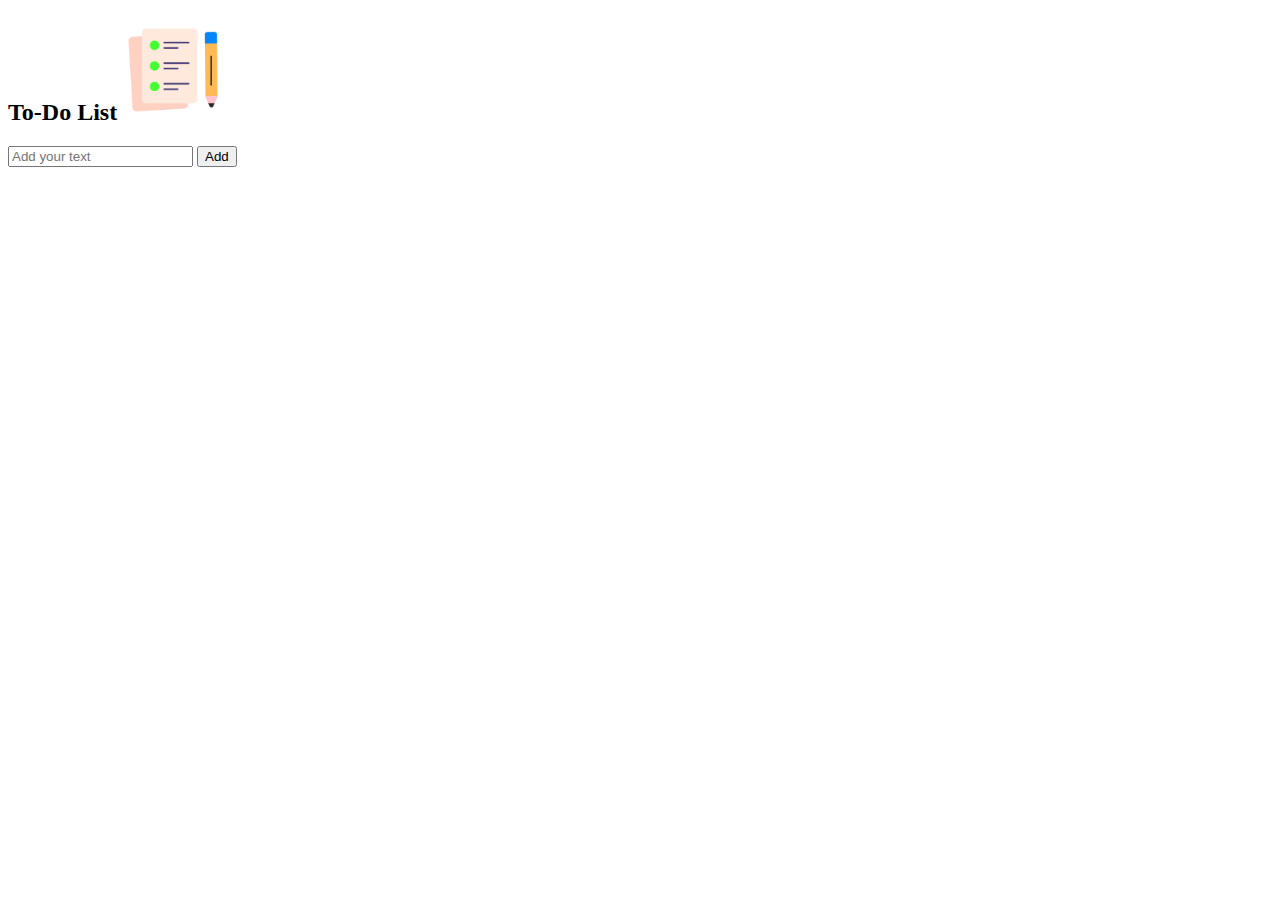
<file: TO-DO/index.html>
<!DOCTYPE html>
<html >
<head>
    <meta name="viewport" content="width=device-width, initial-scale=1">
    <link rel="stylesheet" href="D:/nuesense/Study/TO-DO/style.css">
    <title>To-Do List</title>
    </head>
    <body>
        <div class="container">
            <div class="todo-app">
                <h2>To-Do List <img src="To-Do-Img/images/icon.png"></h2>
                <div class="row">
                    <input type="text" id="input-box" placeholder="Add your text">
                    <button onclick=addTask() >Add</button>
                </div>
                <ul id="list-container"> 
                    <li class="checked">Task 1</li>
                    <li> Task 2 </li>
                    <li> Task 3 </li>
                </ul>
        </div>
        </div>

    <script src="script.js"></script>
    </body>
    </html>
</file>
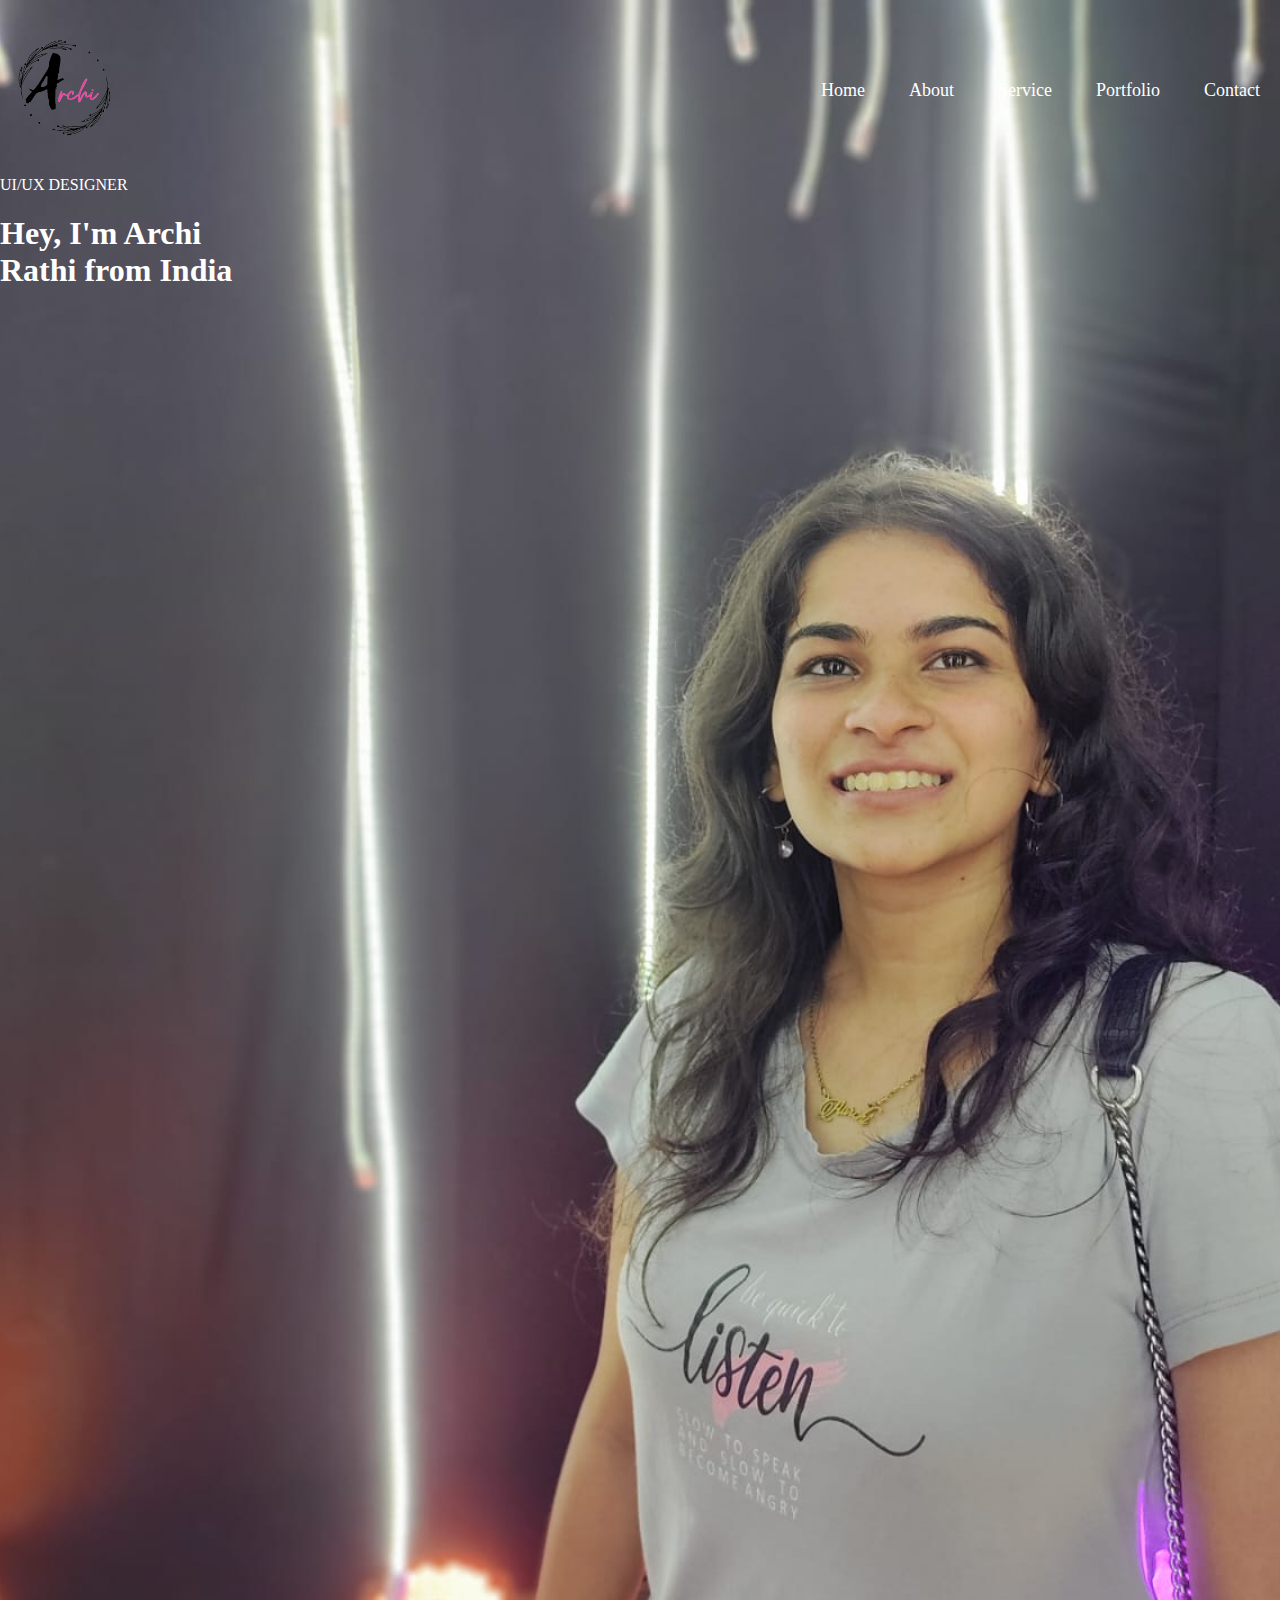
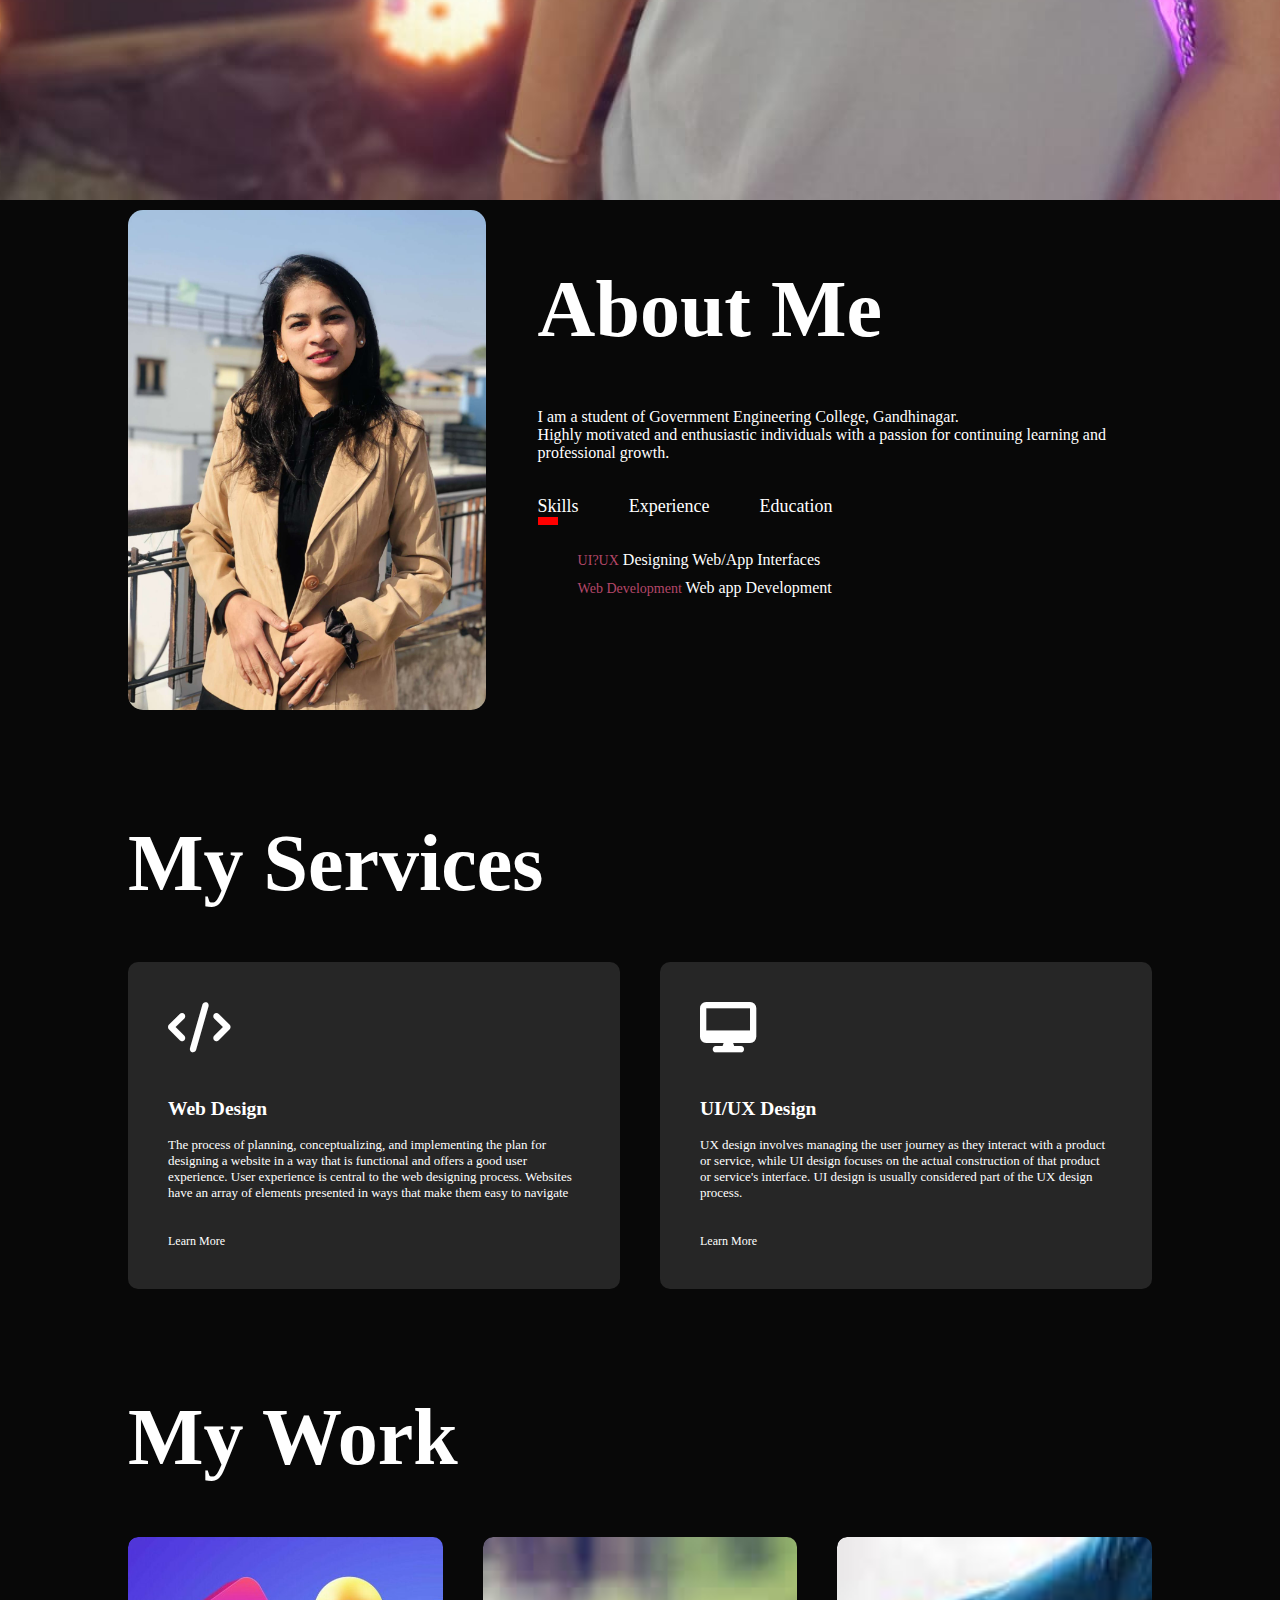
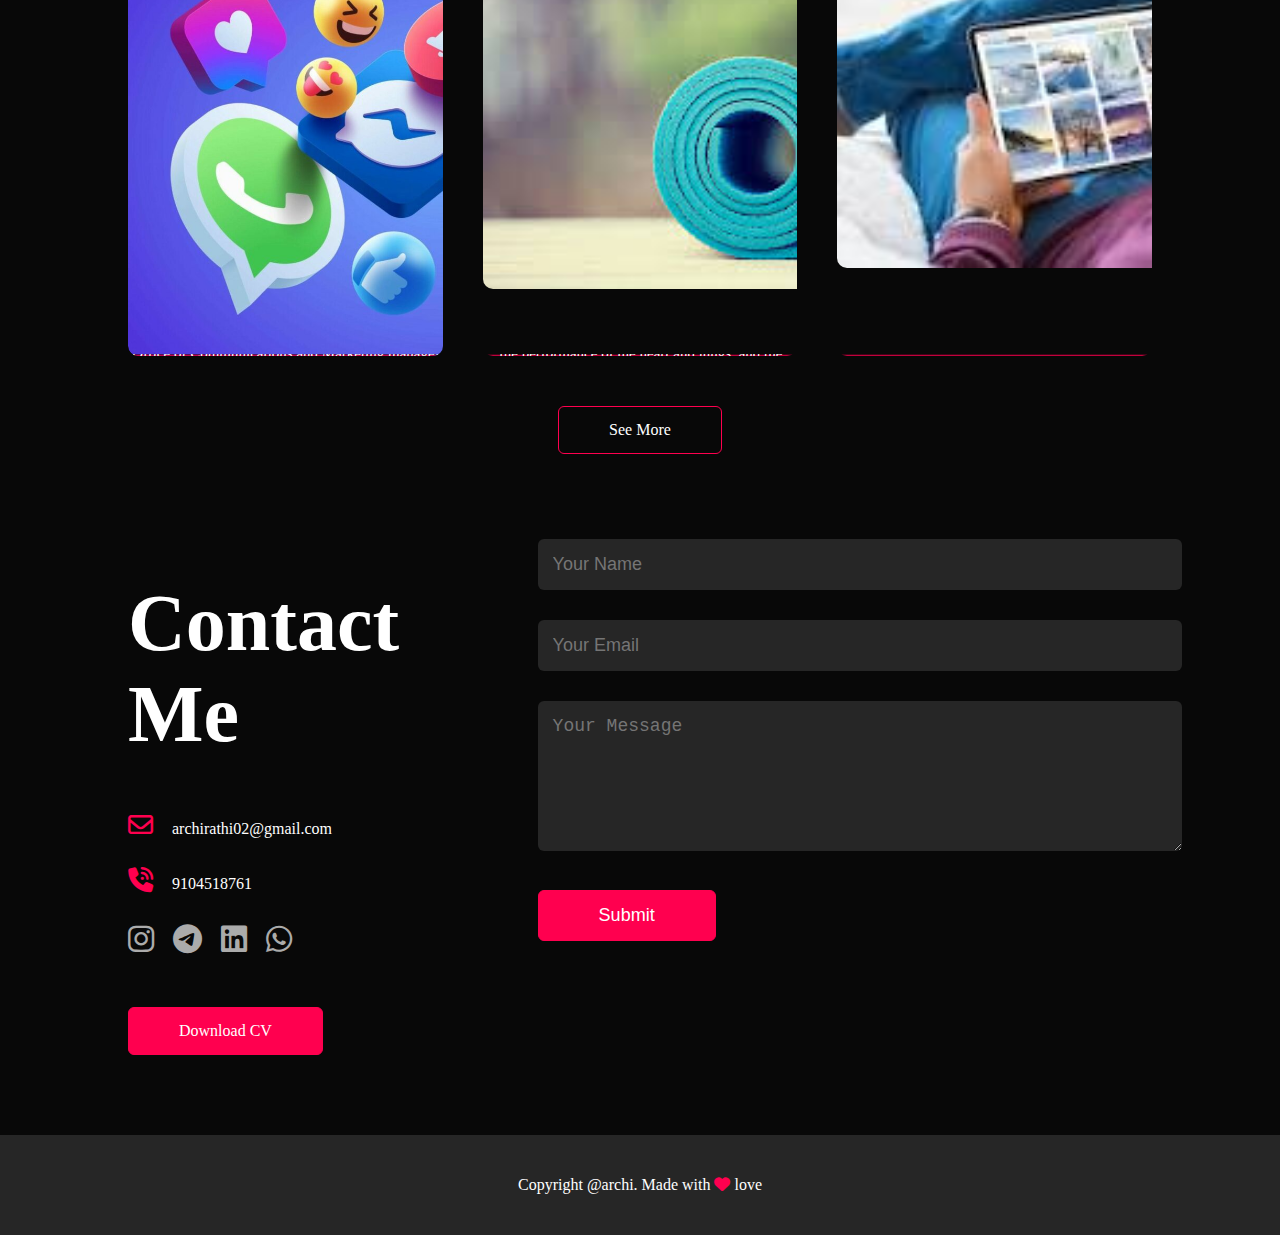
<file: SIMBT_Level_1/Port_Folio/index.html>
<!DOCTYPE html>
<html lang="en">
<head>
    <meta charset="UTF-8">
    <meta http-eqviv="X-UA-Compatible" content="IE=edge">
    <link name="viewport" content="width=device-width, initial-scale=1.0">
    <title>ARCHI RATHI - Portfolio</title>
    <link rel="stylesheet"  href="style.css">
    <link rel="stylesheet" href="https://cdnjs.cloudflare.com/ajax/libs/font-awesome/6.4.2/css/all.min.css">
</head>

<body>
    <div id="header">
        <div class="container"></div>
        <nav>
            <img src="image/logo.png" class="logo">
            <ul id="sidemenu">
                <li><a href="#header">Home</a></li>
                <li><a href="#about">About</a></li>
                <li><a href="#services">Service</a></li>
                <li><a href="#portfolio">Portfolio</a></li>
                <li><a href="#contact">Contact</a></li>
                <i class="fas fa-times" onclick="closemenu()"></i>
            </ul>
            <i class="fas fa-bars" onclick="openmenu()"></i>
        </nav>
        <div><class="header-text"></div>
        <p> UI/UX DESIGNER</p>
        <h1> Hey, I'm <span> Archi </span><br>Rathi from India</h1>
    </div>
    <!-----------------about------------------------------->
    <div id="about">
        <div class="container">
            <div class="row">
                <div class="about-col-1">
                <img src="image/user.png" width="400" height="500">
                </div>
                <div class="about-col-2">
                <h1 class="sub-title">About Me</h1>
                <p>I am a student of Government Engineering College, Gandhinagar.
                <br>Highly motivated and enthusiastic individuals with a passion for continuing learning and professional growth.</br>
                </p>
                <div class ="tab-titles">
                    <p class="tab-links active-link" onclick="opentab('skills')">Skills</p>
                    <p class="tab-links" onclick="opentab('experience')">Experience</p> 
                    <p class="tab-links" onclick="opentab('education')">Education</p> 
                </div>
                <div class ="tab-contents active-tab" id="skills">
                    <ul>
                        <li><span>UI?UX</span>  Designing Web/App Interfaces</li>
                        <li><span>Web Development</span>  Web app Development</li>
                        
                        
                    </ul>
                </div>
                <div class ="tab-contents" id="experience">
                    
                    <ul>
                        
                        <li><span>2021-2022</span>  at Infolabz</li>
                        <li><span>2022(for 3 months)</span> Internship at Infolabz under project to develop website on fitness</li>
                        
                    </ul>
                </div>
                <div class ="tab-contents" id="education">
                    <ul>
                        <li><span>2017</span>  SSC pass out from ST.ANN'S HIGH SCHOOL</li>
                        <li><span>2019-2021</span>  Diploma in Computer Engineering from Government Polytechnic for Girls, Ahemdabad</li>
                        <li><span>2022-currently</span> B.tech in Computer Engineering from Government Engineering  College, Sector28, Gandhinagar</li>
                        
                    </ul>
                </div>
            </div>
        </div>
    </div>
   <!---------------------services---------------------------->
   <div id="services">
    <div class="container">
        <h1 class="sub-title">My Services</h1>
        <div class="services-list">
            <div>
                <i class="fa-solid fa-code"></i>
                <h2>Web Design </h2>
                <p>The process of planning, conceptualizing, and implementing the plan for designing a website in a way that is functional and offers a good user experience. 
                User experience is central to the web designing process. 
                Websites have an array of elements presented in ways that make them easy to navigate</p>
                <a href="#">Learn More</a>
            </div>
            <div>
                <i class="fa-solid fa-desktop"></i>
                    <h2>UI/UX Design</h2>
                    <p>UX design involves managing the user journey as they interact with a product or service, while UI design focuses on the actual construction of that product or service's interface. 
                    UI design is usually considered part of the UX design process.</p>
                    <a href="#">Learn More</a>
            </div>
            
        </div>
       
            
        </div>
    </div>
   </div>
   <!---------------------------portfolio---------------------------->
   <div id="portfolio">
    <div class="container">
        <h1 class="sub-title">My Work</h1>
        <div class="work-list">
            <div class="work">
            <img src="image/work1.png">
            <div class="layer">
                <h3>Social Media</h3>
                <p> The means of interactions among people in which they create, share, and/or exchange information and ideas in virtual communities and networks. The Office of Communications and Marketing manages the main Facebook, Twitter, Instagram, LinkedIn and YouTube accounts.</p>
                <a href="#"><i class="fa-solid fa-icons"></i></a>
            </div>
        </div>
        <div class="work">
            <img src="image/work2.png">
            <div class="layer">
                <h3>Fitfab(webapp)</h3>
                <p> Fitness can be described as a condition that helps us look, feel and do our best. Physical fitness involves the performance of the heart and lungs, and the muscles of the body.
                </p>
                <a href="#"><i class="fa-solid fa-dumbbell" style="color: #18263f;"></i></i></a>
            </div>
        </div>
        <div class="work">
            <img src="image/work3.png">
            <div class="layer">
                <h3>Online cafe management(webapp)</h3>
                <p> An online ordering and delivery system provides a complete sales channel for the restaurant. This means that the restaurant can use it as a tool for generating more profits and organizing the restaurant better. It also allows restaurant owners to save on labor costs and restaurant space needed to serve such customers.</p>
                <a href="#"><i class="fa-solid fa-utensils"></i></i></a>
            </div>
        </div>
        </div>
        <a href ="#" class="btn">See More</a>
    </div>
   </div>
<!-----------------------------CONTANCT------------------------------>
<div id="contact">
    <div class="container">
        <div class="row">
            <div class="contact-left">
                <h1  class="sub-title"> Contact Me</h1>
                <p><i class="fa-regular fa-envelope"></i></i>  archirathi02@gmail.com</p>
                <p><i class="fa-solid fa-phone-volume"></i> 9104518761</p>
                <div class="social-icons">
                    <a href=""><i class="fa-brands fa-instagram"></i></a>
                    <a href=""><i class="fa-brands fa-telegram"></i></a>
                    <a href="https://www.linkedin.com/in/archi-rathi-326a8922a"><i class="fa-brands fa-linkedin"></i></a>
                    <a href=""><i class="fa-brands fa-whatsapp"></i></a>
                </div>
                <a href="image/resume.pdf" download class="btn btn2">Download CV</a>
            </div>
            <div class="contact-right">
            <form name="submit-to-google-sheet">
                <input type="text" name="Name" placeholder="Your Name" required>
                <input type="email" name="email" placeholder="Your Email" required>
                <textarea name="Message" rows="6" placeholder="Your Message" required></textarea>
                <button type="submit" class="btn btn2">Submit</button>
                </form>
                <span id="msg"></span>
            </div>
        </div>
    </div>
    <div class="copyright">
    <p>Copyright @archi.  Made with <i class="fa-solid fa-heart"></i>  love</p>
    </div>
</div>





<script>
    var tablinks = document.getElementsByClassName("tab-links");
    var tabcontents = document.getElementsByClassName("tab-contents");

   function  opentab(tabname){
        for(tablink of tablinks){
        tablink.classList.remove("active-link");
    }
        for(tabcontent of tabcontents){
        tabcontent.classList.remove("active-tab");
   }
   event.currentTarget.classList.add("active-link");
   document.getElementById(tabname).classList.add("active-tab")
}
</script>

<script>
    var sidemeu = document.getElementById("sidemenu");
    function openmenu(){
        sidemeu.style.right = "0";
     }

     function closenmeu(){
        closemeu.style.right = "-200px";
     }
</script>
<!-- <form name="submit-to-google-sheet">
    <input name="email" type="email" placeholder="Email" required>
    <button type="submit">Send</button>
  </form> -->
  
  <script>
    const scriptURL = 'https://script.google.com/macros/s/AKfycbwkGx9KKNDqT-qjMHrJBU7u8yxLICFdzyZP1BJToFMH4RjWtDS8bmJuDkM-UhhLoSu9/exec'
    const form = document.forms['submit-to-google-sheet']
    const msg = document.getElementById("msg")
    form.addEventListener('submit', e => {
      e.preventDefault()
      fetch(scriptURL, { method: 'POST', body: new FormData(form)})
        .then(response => {
            msg.innerHTML = "Message sent  Successfully"
            setTimeout(function(){
                innerHTML = ""
            },5000)
            form.reset()
        })
        .catch(error => console.error('Error!', error.message))
    })
  </script>
</body>
</html>
</file>
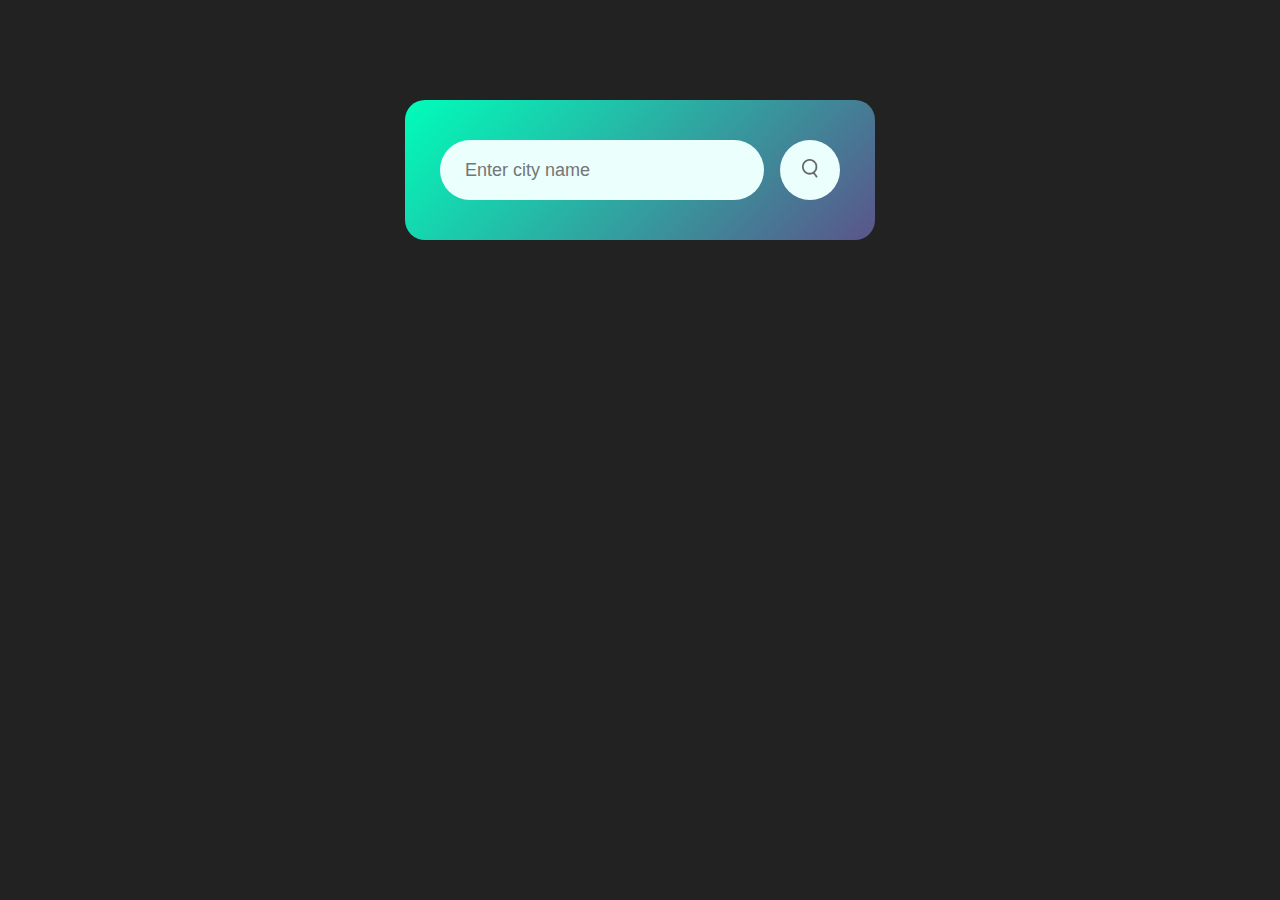
<file: SIMBT_Level_1/weather/index.html>
<!DOCTYPE html>
<html >
<head>
    <meta name="viewport" content="width=device-width, initial-scale=1">
    <link rel="stylesheet" href="style.css">
    <title>Weather App</title>
    </head>
    <body>
        <div class="card">
            <div class="search">
                <input type= "text" placeholder="Enter city name" spellcheck="false">
                <button><img src="weather-app-img/images/search.png"></button>
            </div>
            <div class="error">
                <p>Invalid city name</p>
            </div>
            <div class="weather">
                <img src="weather-app-img/images/rain.png" class="weather-icon">
                <h1 class="temp">22°C</h1>
                <h2 class="city">Ahemdabad</h2>
                <div class="details">
                    <div class="col">
                        <img src="weather-app-img/images/humidity.png">
                        <div>
                            <p class="humidity">50%</p>
                            <p>Humidity</p>
                        </div>
                    </div>
                    <div class="col">
                        <img src="weather-app-img/images/wind.png">
                        <div>
                            <p class="wind">15 km/hr</p>
                            <p>Wind Speed</p>
                        </div>
                    </div>
 
                </div>

            </div>
        </div>
        <script>
            const apiKey = "28ee57159480997236f28ba4257dde40";
            const apiUrl = "https://api.openweathermap.org/data/2.5/weather?units=metric&q=";

            const searchBox = document.querySelector(".search input");
            const searchBtn = document.querySelector(".search button");
            const weatherIcon = document.querySelector(".weather-icon");
            
            async function checkWeather(city){
                const response = await fetch(apiUrl + city + `&appid=${apiKey}`);

                if(response.status == 404){
                    document.querySelector(".error").style.display = "block";
                    document.querySelector(".weather").style.display = "none";
                }
                else{
                    var data = await response.json();
                    
                document.querySelector(" .city").innerHTML = data.name;
                document.querySelector(" .temp").innerHTML =  Math.round(data.main.temp) + "°C";
                document.querySelector(" .humidity").innerHTML = data.main.humidity + "%";
                document.querySelector(" .wind").innerHTML = data.wind.speed + " km/h";

                if(data.weather[0].main == "Clouds"){
                    weatherIcon.src = "weather-app-img/images/clouds.png";
                }
                else if(data.weather[0].main == "Clera"){
                    weatherIcon.src = "weather-app-img/images/clear.png";
                }
                else if(data.weather[0].main == "Rain"){
                    weatherIcon.src = "weather-app-img/images/rain.png";
                }
                else if(data.weather[0].main == "Drizzle"){
                    weatherIcon.src = "weather-app-img/images/drizzle.png";
                }
                else if(data.weather[0].main == "Mist"){
                    weatherIcon.src = "weather-app-img/images/mist.png";
                }
                
                document.querySelector(".weather").style.display = "block";
                
                    
            } 
                var data = await response.json();
                document.querySelector(" .city").innerHTML = data.name;
                document.querySelector(" .temp").innerHTML =  Math.round(data.main.temp) + "°C";
                document.querySelector(" .humidity").innerHTML = data.main.humidity + "%";
                document.querySelector(" .wind").innerHTML = data.wind.speed + " km/h";

                if(data.weather[0].main == "Clouds"){
                    weatherIcon.src = "weather-app-img/images/clouds.png";
                }
                else if(data.weather[0].main == "Clera"){
                    weatherIcon.src = "weather-app-img/images/clear.png";
                }
                else if(data.weather[0].main == "Rain"){
                    weatherIcon.src = "weather-app-img/images/rain.png";
                }
                else if(data.weather[0].main == "Drizzle"){
                    weatherIcon.src = "weather-app-img/images/drizzle.png";
                }
                else if(data.weather[0].main == "Mist"){
                    weatherIcon.src = "weather-app-img/images/mist.png";
                }
                
                document.querySelector(".weather").style.display = "block";
                document.querySelector(".error").style.display = "none";
            }
            searchBtn.addEventListener("click", ()=>{
                checkWeather(searchBox.value);
            })
            


        </script>

    
    </body>
    </html>
</file>
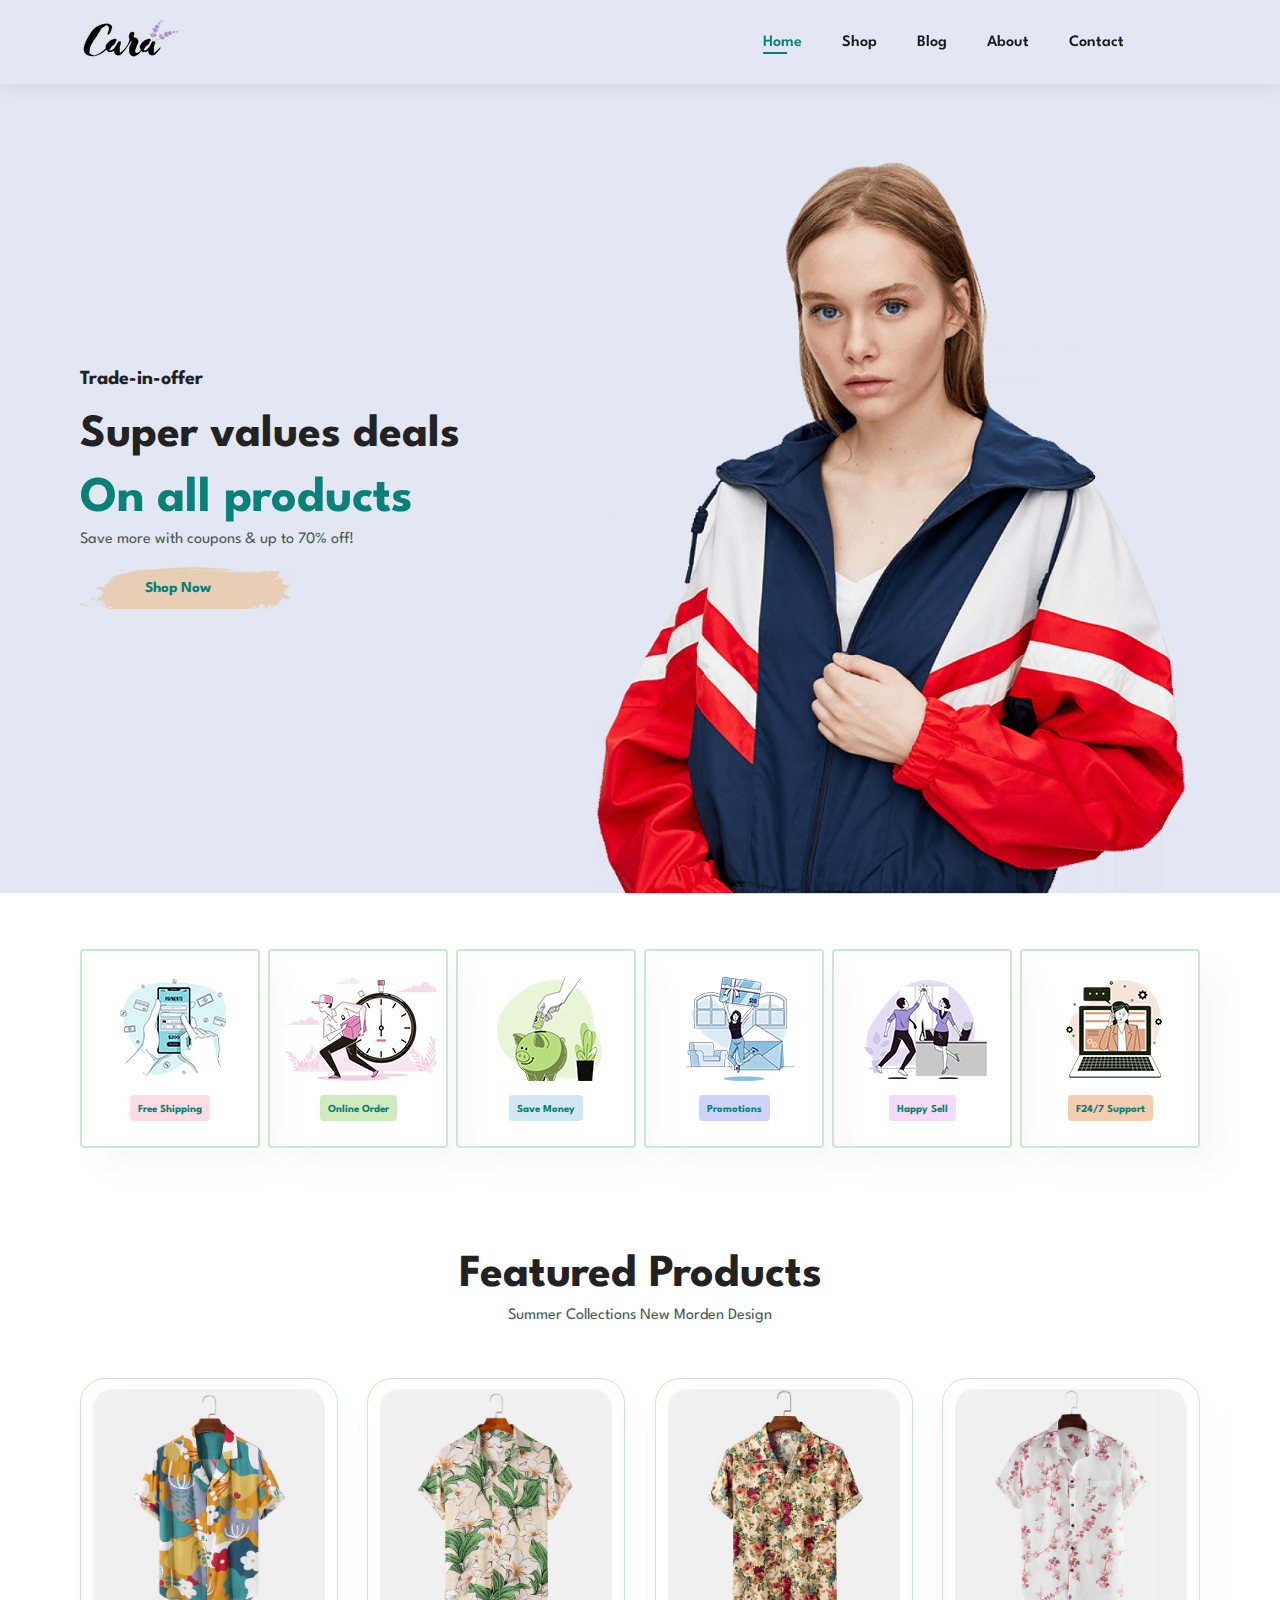
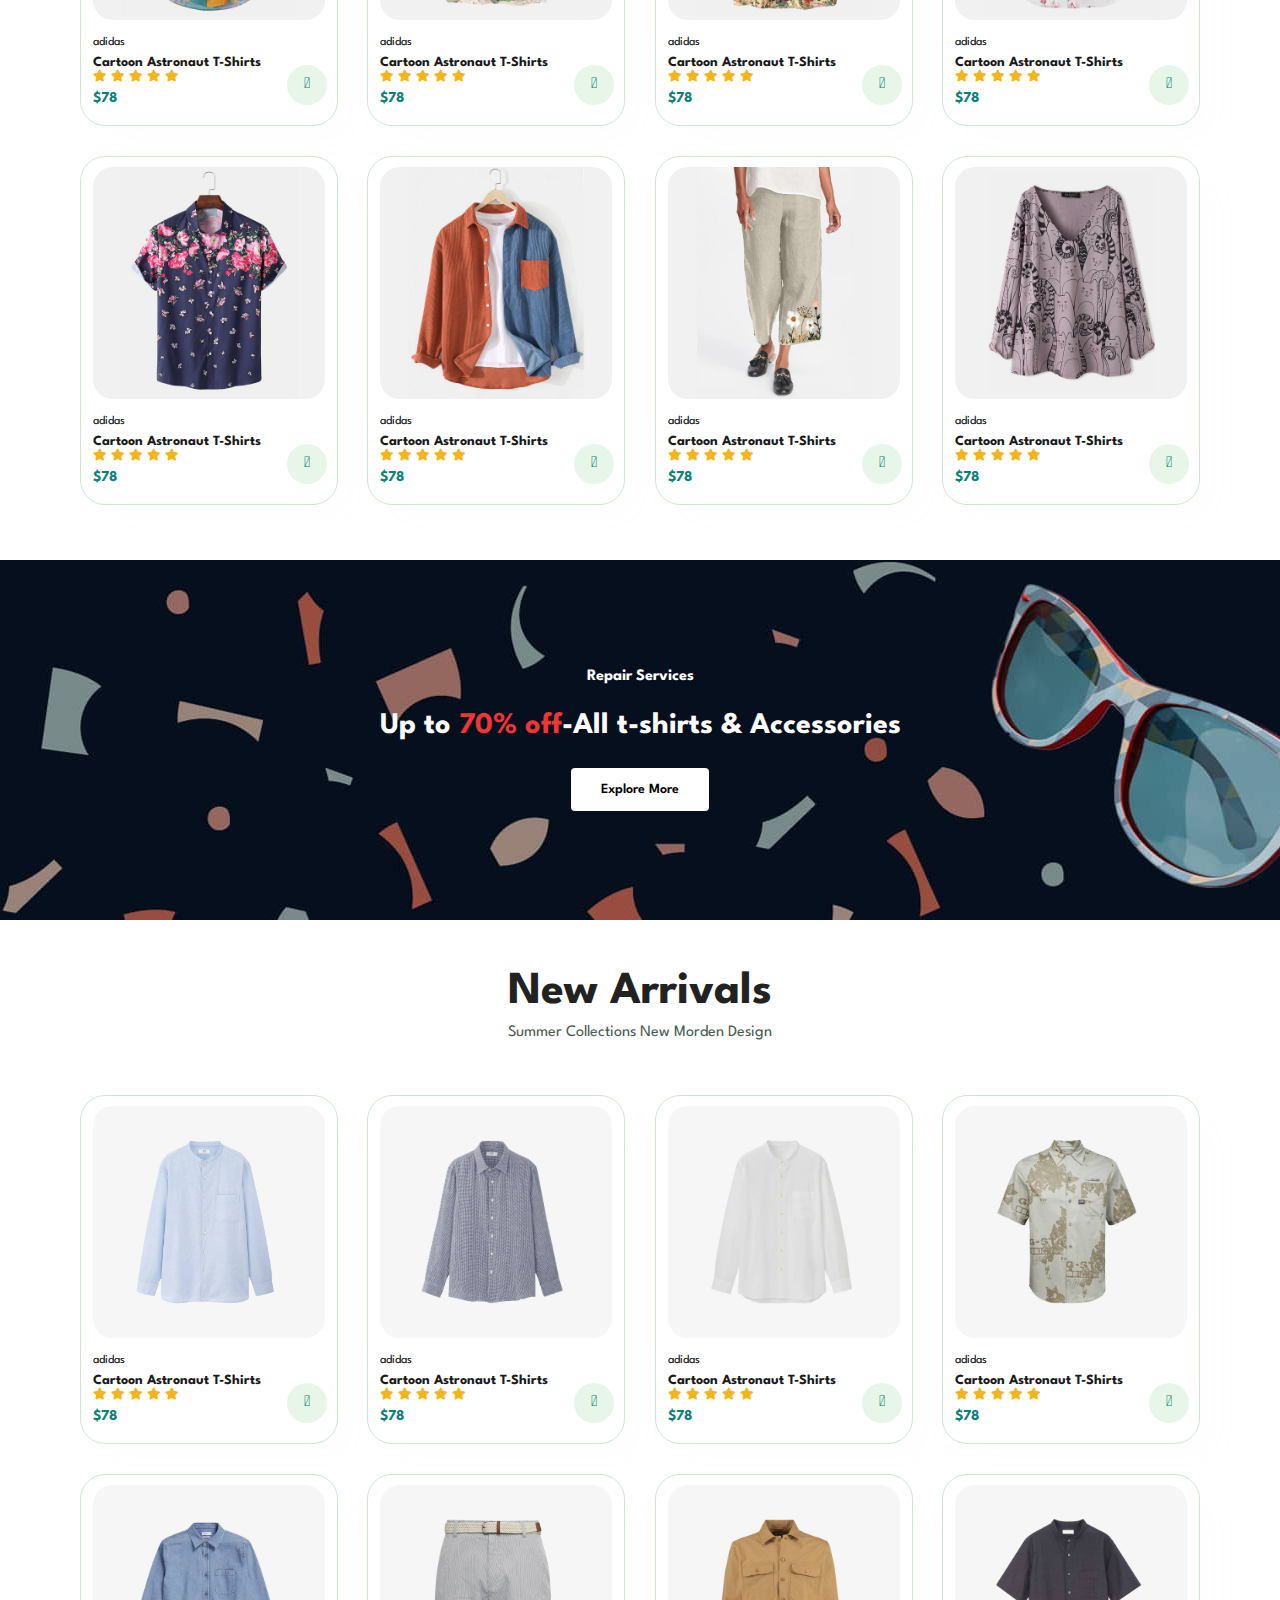
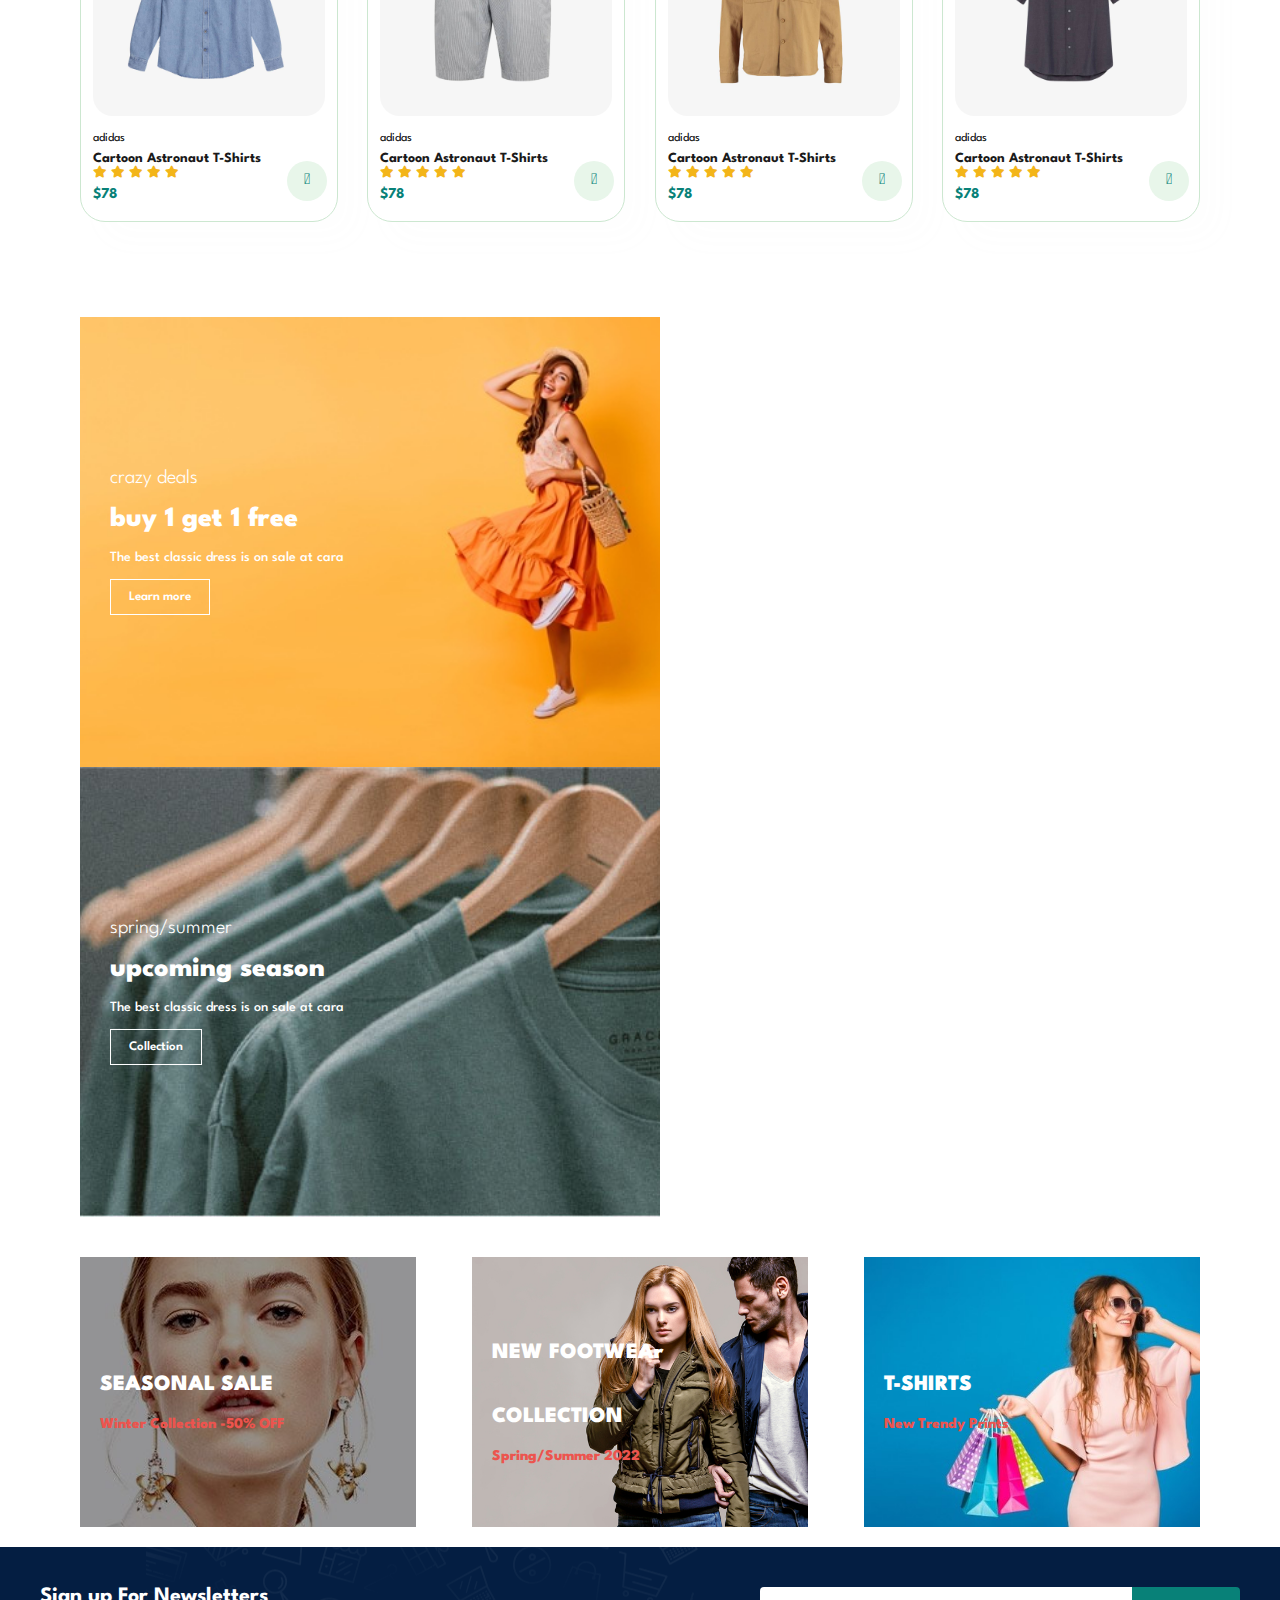
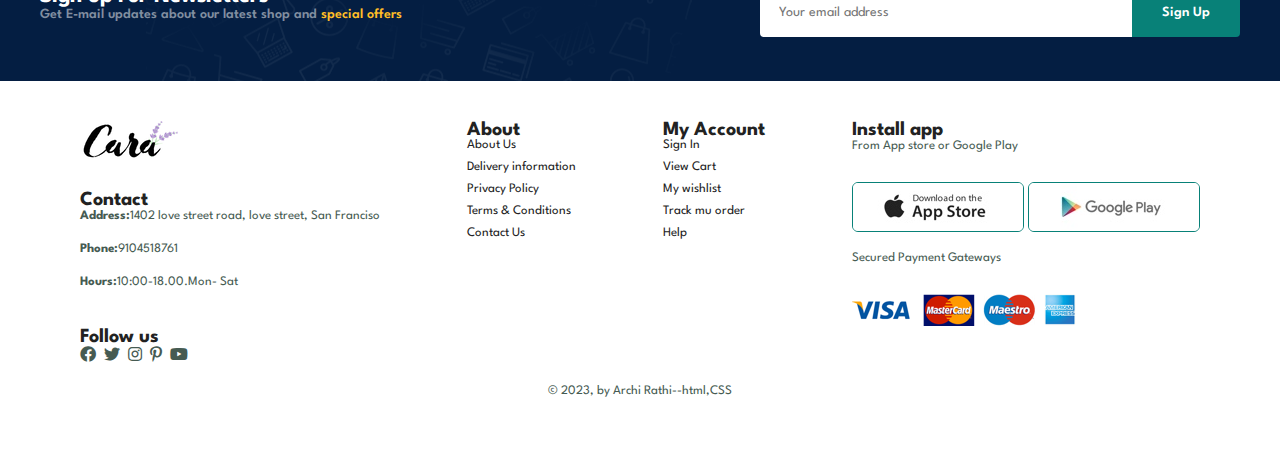
<file: SIMBT_level_2/EcommerceWebsite/index.html>
<!DOCTYPE html>
<html>
  <head>
    <meta charset="utf-8">
    <meta http-equiv="X-UA-Compatible" content="IE=edge">
    <title>E-commerce website</title>
    <link rel="stylesheet" href="https://pro.fontawesome.com/releases/v5.10.0/css/all.css"/>
    <meta name="viewport" content="width=device-width, initial-scale=1.0">
    <link rel="stylesheet" href="style.css">
</head>

<body>
    
    <section id="header">
        <a href="#"><img src="img/logo.png"  class="logo" alt=""></a>
        <div>
            <ul id="navbar">
                <li><a class="active" href="index.html"> Home </a></li>
                <li><a href="shop.html"> Shop </a></li>
                <li><a href="blog.html"> Blog </a></li>
                <li><a href="about.html"> About</a></li>
                <li><a href="contact.html"> Contact </a></li>
                <li id="lg-bag"><a href="cart.html"> <i class="far fa-shopping-bag"></i></a></li>
                <a href="#" id="close"><i class="far fa-times"></i></a>
            </ul>
        </div>
        <div id="mobile">
            
            <a href="cart.html"> <i class="far fa-shopping-bag"></i></a>
            <i id="bar" class="fas fa-outdent"></i>
         </div>
    </section>
    <section id="hero">
        <h4>Trade-in-offer</h4>
        <h2>Super values deals</h2>
        <h1> On all products</h1>
        <p> Save more with coupons & up to 70% off! </p>
        <button>Shop Now</button>
        
    </section>

    <section id="feature" class="section-p1">
        <div class="fe-box">
            <img src="img/features/f1.png" alt="">
            <h6>Free Shipping</h6>
         </div>
         <div class="fe-box">
            <img src="img/features/f2.png" alt="">
            <h6>Online Order </h6>
         </div>
         <div class="fe-box">
            <img src="img/features/f3.png" alt="">
            <h6>Save Money</h6>
         </div>
         <div class="fe-box">
            <img src="img/features/f4.png" alt="">
            <h6>Promotions</h6>
         </div>
         <div class="fe-box">
            <img src="img/features/f5.png" alt="">
            <h6>Happy Sell</h6>
         </div>
         <div class="fe-box">
            <img src="img/features/f6.png" alt="">
            <h6>F24/7 Support</h6>
         </div>
</section >

<section id="product1" class="section-p1">
    <h2>Featured Products</h2>
    <p> Summer Collections New Morden Design</p>
        <div class="pro-container">
            <div class="pro">
                <img src="img/products/f1.jpg" alt="">
                <div class="des"> 
                    <span>adidas</span>
                    <h5>Cartoon Astronaut T-Shirts</h5>
                    <div class="star">
                        <i class="fas fa-star"></i> 
                        <i class="fas fa-star"></i> 
                        <i class="fas fa-star"></i> 
                        <i class="fas fa-star"></i> 
                        <i class="fas fa-star"></i> 
                    </div>
                    <h4>$78</h4>
                    </div>
                    <a href="#"><i class="fal fa-shopping-cart cart"></i></a>
                </div>

           

            <div class="pro">
                <img src="img/products/f2.jpg" alt="">
                <div class="des"> 
                    <span>adidas</span>
                    <h5>Cartoon Astronaut T-Shirts</h5>
                    <div class="star">
                        <i class="fas fa-star"></i> 
                        <i class="fas fa-star"></i> 
                        <i class="fas fa-star"></i> 
                        <i class="fas fa-star"></i> 
                        <i class="fas fa-star"></i> 
                    </div>
                    <h4>$78</h4>
                    </div>
                    <a href="#"><i class="fal fa-shopping-cart cart"></i></a>
                </div>

                    <div class="pro">
                        <img src="img/products/f3.jpg" alt="">
                        <div class="des"> 
                            <span>adidas</span>
                            <h5>Cartoon Astronaut T-Shirts</h5>
                            <div class="star">
                                <i class="fas fa-star"></i> 
                                <i class="fas fa-star"></i> 
                                <i class="fas fa-star"></i> 
                                <i class="fas fa-star"></i> 
                                <i class="fas fa-star"></i> 
                            </div>
                            <h4>$78</h4>
                            </div>
                            <a href="#"><i class="fal fa-shopping-cart cart"></i></a>
                        </div>

                        <div class="pro">
                            <img src="img/products/f4.jpg" alt="">
                            <div class="des"> 
                                <span>adidas</span>
                                <h5>Cartoon Astronaut T-Shirts</h5>
                                <div class="star">
                                    <i class="fas fa-star"></i> 
                                    <i class="fas fa-star"></i> 
                                    <i class="fas fa-star"></i> 
                                    <i class="fas fa-star"></i> 
                                    <i class="fas fa-star"></i> 
                                </div>
                                <h4>$78</h4>
                                </div>
                                <a href="#"><i class="fal fa-shopping-cart cart"></i></a>
                            </div>

                            <div class="pro">
                                <img src="img/products/f5.jpg" alt="">
                                <div class="des"> 
                                    <span>adidas</span>
                                    <h5>Cartoon Astronaut T-Shirts</h5>
                                    <div class="star">
                                        <i class="fas fa-star"></i> 
                                        <i class="fas fa-star"></i> 
                                        <i class="fas fa-star"></i> 
                                        <i class="fas fa-star"></i> 
                                        <i class="fas fa-star"></i> 
                                    </div>
                                    <h4>$78</h4>
                                    </div>
                                    <a href="#"><i class="fal fa-shopping-cart cart"></i></a>
                                </div>

                                <div class="pro">
                                    <img src="img/products/f6.jpg" alt="">
                                    <div class="des"> 
                                        <span>adidas</span>
                                        <h5>Cartoon Astronaut T-Shirts</h5>
                                        <div class="star">
                                            <i class="fas fa-star"></i> 
                                            <i class="fas fa-star"></i> 
                                            <i class="fas fa-star"></i> 
                                            <i class="fas fa-star"></i> 
                                            <i class="fas fa-star"></i> 
                                        </div>
                                        <h4>$78</h4>
                                        </div>
                                        <a href="#"><i class="fal fa-shopping-cart cart"></i></a>
                                    </div>

                                    <div class="pro">
                                        <img src="img/products/f7.jpg" alt="">
                                        <div class="des"> 
                                            <span>adidas</span>
                                            <h5>Cartoon Astronaut T-Shirts</h5>
                                            <div class="star">
                                                <i class="fas fa-star"></i> 
                                                <i class="fas fa-star"></i> 
                                                <i class="fas fa-star"></i> 
                                                <i class="fas fa-star"></i> 
                                                <i class="fas fa-star"></i> 
                                            </div>
                                            <h4>$78</h4>
                                            </div>
                                            <a href="#"><i class="fal fa-shopping-cart cart"></i></a>
                                        </div>

                                        <div class="pro">
                                            <img src="img/products/f8.jpg" alt="">
                                            <div class="des"> 
                                                <span>adidas</span>
                                                <h5>Cartoon Astronaut T-Shirts</h5>
                                                <div class="star">
                                                    <i class="fas fa-star"></i> 
                                                    <i class="fas fa-star"></i> 
                                                    <i class="fas fa-star"></i> 
                                                    <i class="fas fa-star"></i> 
                                                    <i class="fas fa-star"></i> 
                                                </div>
                                                <h4>$78</h4>
                                                </div>
                                                <a href="#"><i class="fal fa-shopping-cart cart"></i></a>
                                            </div>
                                        </div>    
</section>



<section id="banner" class="section-m1">
    <h4>Repair Services</h4>
    <h2>Up to <span>70% off</span>-All t-shirts & Accessories</h2>
    <button class="normal">Explore More</button>
</section>

<section id="product1" class="section-p1">
    <h2>New Arrivals</h2>
    <p> Summer Collections New Morden Design</p>
        <div class="pro-container">
            <div class="pro">
                <img src="img/products/n1.jpg" alt="">
                <div class="des"> 
                    <span>adidas</span>
                    <h5>Cartoon Astronaut T-Shirts</h5>
                    <div class="star">
                        <i class="fas fa-star"></i> 
                        <i class="fas fa-star"></i> 
                        <i class="fas fa-star"></i> 
                        <i class="fas fa-star"></i> 
                        <i class="fas fa-star"></i> 
                    </div>
                    <h4>$78</h4>
                    </div>
                    <a href="#"><i class="fal fa-shopping-cart cart"></i></a>
                </div>

           

            <div class="pro">
                <img src="img/products/n2.jpg" alt="">
                <div class="des"> 
                    <span>adidas</span>
                    <h5>Cartoon Astronaut T-Shirts</h5>
                    <div class="star">
                        <i class="fas fa-star"></i> 
                        <i class="fas fa-star"></i> 
                        <i class="fas fa-star"></i> 
                        <i class="fas fa-star"></i> 
                        <i class="fas fa-star"></i> 
                    </div>
                    <h4>$78</h4>
                    </div>
                    <a href="#"><i class="fal fa-shopping-cart cart"></i></a>
                </div>

                    <div class="pro">
                        <img src="img/products/n3.jpg" alt="">
                        <div class="des"> 
                            <span>adidas</span>
                            <h5>Cartoon Astronaut T-Shirts</h5>
                            <div class="star">
                                <i class="fas fa-star"></i> 
                                <i class="fas fa-star"></i> 
                                <i class="fas fa-star"></i> 
                                <i class="fas fa-star"></i> 
                                <i class="fas fa-star"></i> 
                            </div>
                            <h4>$78</h4>
                            </div>
                            <a href="#"><i class="fal fa-shopping-cart cart"></i></a>
                        </div>

                        <div class="pro">
                            <img src="img/products/n4.jpg" alt="">
                            <div class="des"> 
                                <span>adidas</span>
                                <h5>Cartoon Astronaut T-Shirts</h5>
                                <div class="star">
                                    <i class="fas fa-star"></i> 
                                    <i class="fas fa-star"></i> 
                                    <i class="fas fa-star"></i> 
                                    <i class="fas fa-star"></i> 
                                    <i class="fas fa-star"></i> 
                                </div>
                                <h4>$78</h4>
                                </div>
                                <a href="#"><i class="fal fa-shopping-cart cart"></i></a>
                            </div>

                            <div class="pro">
                                <img src="img/products/n5.jpg" alt="">
                                <div class="des"> 
                                    <span>adidas</span>
                                    <h5>Cartoon Astronaut T-Shirts</h5>
                                    <div class="star">
                                        <i class="fas fa-star"></i> 
                                        <i class="fas fa-star"></i> 
                                        <i class="fas fa-star"></i> 
                                        <i class="fas fa-star"></i> 
                                        <i class="fas fa-star"></i> 
                                    </div>
                                    <h4>$78</h4>
                                    </div>
                                    <a href="#"><i class="fal fa-shopping-cart cart"></i></a>
                                </div>

                                <div class="pro">
                                    <img src="img/products/n6.jpg" alt="">
                                    <div class="des"> 
                                        <span>adidas</span>
                                        <h5>Cartoon Astronaut T-Shirts</h5>
                                        <div class="star">
                                            <i class="fas fa-star"></i> 
                                            <i class="fas fa-star"></i> 
                                            <i class="fas fa-star"></i> 
                                            <i class="fas fa-star"></i> 
                                            <i class="fas fa-star"></i> 
                                        </div>
                                        <h4>$78</h4>
                                        </div>
                                        <a href="#"><i class="fal fa-shopping-cart cart"></i></a>
                                    </div>

                                    <div class="pro">
                                        <img src="img/products/n7.jpg" alt="">
                                        <div class="des"> 
                                            <span>adidas</span>
                                            <h5>Cartoon Astronaut T-Shirts</h5>
                                            <div class="star">
                                                <i class="fas fa-star"></i> 
                                                <i class="fas fa-star"></i> 
                                                <i class="fas fa-star"></i> 
                                                <i class="fas fa-star"></i> 
                                                <i class="fas fa-star"></i> 
                                            </div>
                                            <h4>$78</h4>
                                            </div>
                                            <a href="#"><i class="fal fa-shopping-cart cart"></i></a>
                                        </div>

                                        <div class="pro">
                                            <img src="img/products/n8.jpg" alt="">
                                            <div class="des"> 
                                                <span>adidas</span>
                                                <h5>Cartoon Astronaut T-Shirts</h5>
                                                <div class="star">
                                                    <i class="fas fa-star"></i> 
                                                    <i class="fas fa-star"></i> 
                                                    <i class="fas fa-star"></i> 
                                                    <i class="fas fa-star"></i> 
                                                    <i class="fas fa-star"></i> 
                                                </div>
                                                <h4>$78</h4>
                                                </div>
                                                <a href="#"><i class="fal fa-shopping-cart cart"></i></a>
                                            </div>
                                        </div>    
</section>

<section id="sm-banner" class="section-p1">
    <div class="banner-box">
        <h4>crazy deals</h4>
        <h2> buy 1 get 1 free</h2>
        <span>The best classic dress is on sale at cara</span>
        <button class="white"> Learn more</button>
        </div>

        <div class="banner-box banner-box2">
            <h4>spring/summer</h4>
            <h2>upcoming season</h2>
            <span>The best classic dress is on sale at cara</span>
            <button class="white" > Collection</button>

    </div>
</section>
    
<section id="banner3">
    <div class="banner-box">
        <h2>SEASONAL SALE</h2>
        <h3> Winter Collection -50% OFF</h3>
    </div>
    <div class="banner-box banner-box2">
        <h2>NEW FOOTWEAr COLLECTION</h2>
        <h3>  Spring/Summer 2022</h3>
    </div>
    <div class="banner-box banner-box3">
        <h2> T-SHIRTS</h2>
        <h3> New Trendy Prints</h3>
    </div>
</section>

<section id="newsletter" class="section-p1 section-m1">
    <div class="newstext">
        <h4>Sign up For Newsletters</h4>
        <p>Get E-mail updates about our latest shop and <span>special offers</span></p>
        </div>
   
    <div class="form">
        <input type="text" placeholder="Your email address">
         <button class="normal">Sign Up</button>
        </div>
    </section>
    <footer class="section-p1">
        <div class="col">
            <img  class="logo" src="img/logo.png" alt="">
            <h4>Contact</h4>
            <p><strong>Address:</strong>1402 love street road, love street, San Franciso</p>
            <p><strong>Phone:</strong>9104518761</p>
            <p><strong>Hours:</strong>10:00-18.00.Mon- Sat</p>

            <div class="follow">
                <h4>Follow us</h4>
                <div class="icon">
                    <i class="fab fa-facebook f"></i>
                    <i class="fab fa-twitter"></i>
                    <i class="fab fa-instagram"></i>
                    <i class="fab fa-pinterest-p"></i>
                    <i class="fab fa-youtube"></i>
                    </div>
                </div>
            </div>

            <div class="col">
                <h4>About</h4>
                <a href="#">About Us</a>
                <a href="#">Delivery information</a>
                <a href="#">Privacy Policy</a>
                <a href="#">Terms & Conditions</a>
                <a href="#">Contact Us</a>
            </div>

            <div class="col">
                <h4>My Account</h4>
                <a href="#">Sign In</a>
                <a href="#">View Cart</a>
                <a href="#">My wishlist</a>
                <a href="#">Track mu order</a>
                <a href="#">Help</a>
            </div>
            <div class="col install">
                <h4>Install app</h4>
                <p> From App store or Google Play</p>
                <div class="row">
                    <img src="img/pay/app.jpg" alt="">
                    <img src="img/pay/play.jpg" alt="">
                </div>
                <p>Secured Payment Gateways</p>
                <img src="img/pay/pay.png"  alt="">
            </div>
            <div class="copyright">
                <p>© 2023, by Archi Rathi--html,CSS</p>
            </div>
    </footer>


<script src="script.js"></script>
</body>
</html>
</file>
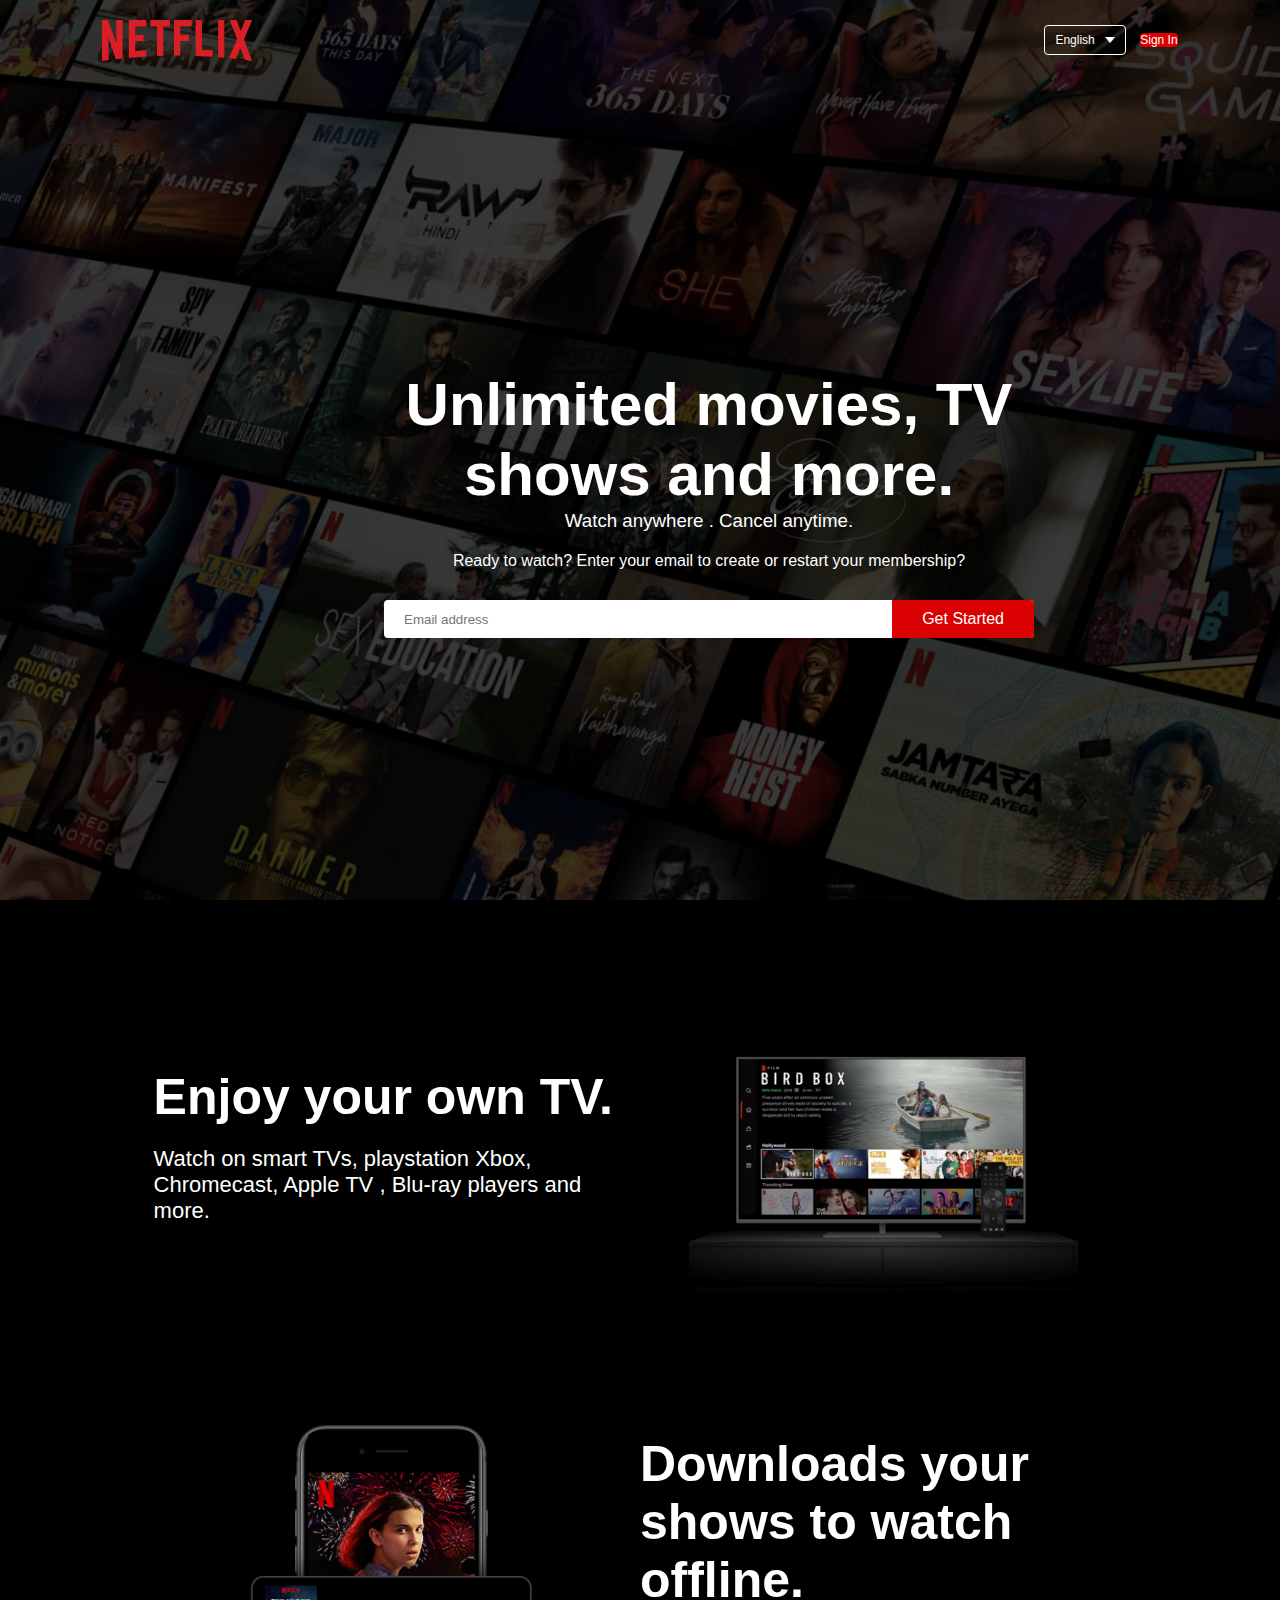
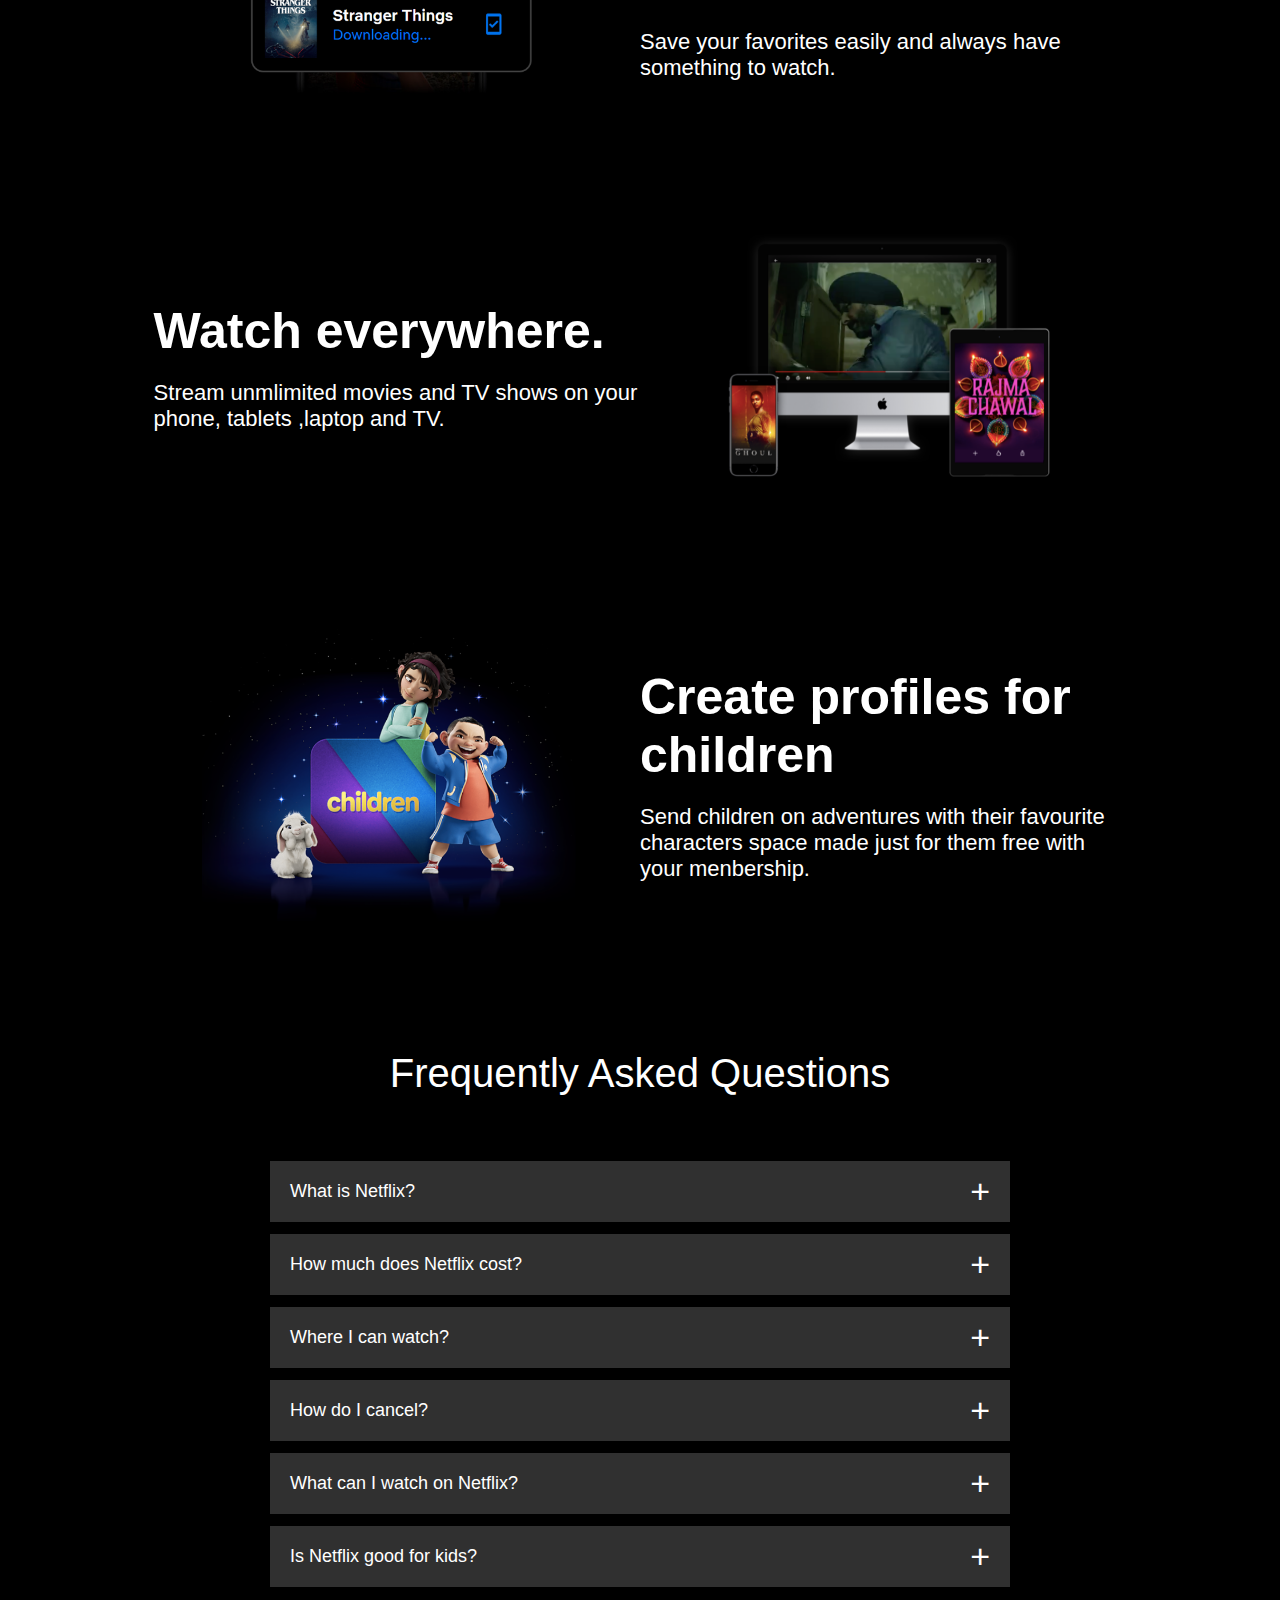
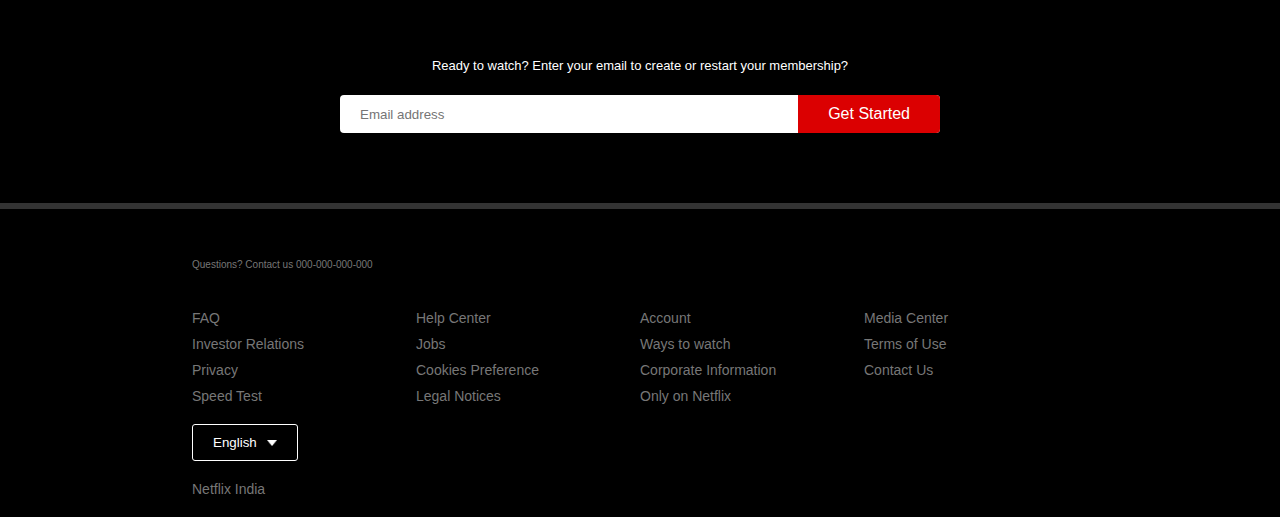
<file: SIMBT_level_2/Netfilx_clone/index.html>
<!DOCTYPE html>
<html>
    <head>
        <meta name="viewport" content="width=device-width, intial-scale=1.0">
        <title>Netflix Website Clone</title>
        <link rel="stylesheet" href="style.css">
    </head>
    <body>
        <div class="header">
        <nav>
            <img src="netflix-img/images/logo.png" class="logo">
            <div>
                <button class="language-btn">English<img src="netflix-img\images\down-icon.png"></button>
                <button>Sign In</button>
            </div>
        </nav>
        <div class="header-content">
            <h1>Unlimited movies, TV shows and more.</h1>
            <h3> Watch anywhere . Cancel anytime.</h3>
            <p> Ready to watch? Enter your email to create or restart your membership?</p>
            <form class="email-signup">
                <input type="email" placeholder="Email address" required>
                <button type="submit">Get Started</button>



            </form>
        </div>
    </div>
    <div class="features">
        <div class="row">
            <div class="text-col">
                <h2>Enjoy your own TV.</h2>
                <p> Watch on smart TVs, playstation Xbox, Chromecast, Apple TV , Blu-ray players and more.</p>
            </div>
            <div class="img-col">
                <img src="netflix-img\images\feature-1.png">
            </div>
        </div>
   

    <div class="row">
        <div class="img-col">
            <img src="netflix-img\images\feature-2.png">
        </div>
        <div class="text-col">
            <h2>Downloads your shows to watch offline. </h2>
            <p> Save your favorites easily and always have something to watch.</p>
        </div>
        
    </div>
    <div class="row">
        <div class="text-col">
            <h2>Watch everywhere.</h2>
            <p> Stream unmlimited movies and TV shows on your phone, tablets ,laptop and TV.</p>
        </div>
        <div class="img-col">
            <img src="netflix-img\images\feature-3.png">
        </div>
    </div>
    <div class="row">
        <div class="img-col">
            <img src="netflix-img\images\feature-4.png">
        </div>
        <div class="text-col">
            <h2>Create profiles for children</h2>
            <p> Send children on  adventures with their favourite characters space made just for them free with your menbership. </p>
        </div>
    </div>
</div>

<div class="faq">
    <h2> Frequently Asked Questions</h2>
    <ul class="accordion">
        <li>
            <input type="radio" name="accordion" id="first">
            <label for="first">What is Netflix? </label>
            <div class="content">
                <p>Netflix is a subscription-based streaming service that allows our members to watch TV shows and movies on an internet-connected device.</p>
            </div>
        </li>
        <li>
            <input type="radio" name="accordion" id="second">
            <label for="second">How  much does Netflix cost? </label>
            <div class="content">
                <p>The Netflix Standard Subscription Plan costs Rs 499 per month and allows users to stream on up to two devices, including phone, tablet, computer and smart TV, at a time in Full High definition (Full HD) 1080p quality.</p>
            </div>
        </li>
        <li>
            <input type="radio" name="accordion" id="third">
            <label for="third">Where I can watch? </label>
            <div class="content">
                <p>Sign in with your Netflix account to watch instantly on the web at netflix.com from your personal computer or on any internet-connected device that offers the Netflix app, including smart TVs, smartphones, tablets, streaming media players and game consoles.</p>
            </div>
        </li>
        <li>
            <input type="radio" name="accordion" id="fourth">
            <label for="fourth">How do I cancel? </label>
            <div class="content">
                <p> the subscription needs to be canceled first, and then you may delete the account. Deleting the account will not cancel the subscription automatically. You can easily cancel your trial or monthly subscription.</p>
            </div>
        </li>
        <li>
            <input type="radio" name="accordion" id="fifth">
            <label for="fifth">What can I watch on Netflix? </label>
            <div class="content">
                <p>You can watch a variety of award-winning Netflix originals, TV shows, movies, documentaries, and more. The more you watch, the better Netflix gets at recommending TV shows and movies.</p>
            </div>
        </li>
        <li>
            <input type="radio" name="accordion" id="sixth">
            <label for="sixth">Is Netflix good for kids? </label>
            <div class="content">
                <p>Thankfully, the service has tons of features to ensure that kids watch content that their parents deem fit for them. Netflix comes with a set of controls called 'Parental Controls' that come with settings that enable parents to ensure that their kids watch only the right set of videos.</p>
            
            </div>
        </li>
    </ul>
    <small>Ready to watch? Enter your email to create or restart your membership?</small>
    <form class="email-signup">
        <input type="email" placeholder="Email address" required>
        <button type="submit">Get Started</button>



    </form>

</div>
<div class="footer">
    <h2>Questions? Contact us 000-000-000-000</h2>
    <div class="row">
        <div class="col">
            <a href="#">FAQ</a>
            <a href="#">Investor Relations</a>
            <a href="#">Privacy</a>
            <a href="#">Speed Test</a>
        </div>
    <div class="col">
        <a href="#">Help Center</a>
        <a href="#">Jobs</a>
        <a href="#">Cookies Preference</a>
        <a href="#">Legal Notices</a>
    </div>
    <div class="col">
        <a href="#">Account</a>
        <a href="#">Ways to watch</a>
        <a href="#">Corporate Information</a>
        <a href="#">Only on Netflix</a>
    </div>
    <div class="col">
        <a href="#">Media Center</a>
        <a href="#">Terms of Use</a>
        <a href="#"> Contact Us</a>
    </div>
</div>
<button class="language-btn">English<img src="netflix-img\images\down-icon.png"></button>
<p class="copyright-txt">Netflix India</p>
</div>


    </body>

</html>
</file>
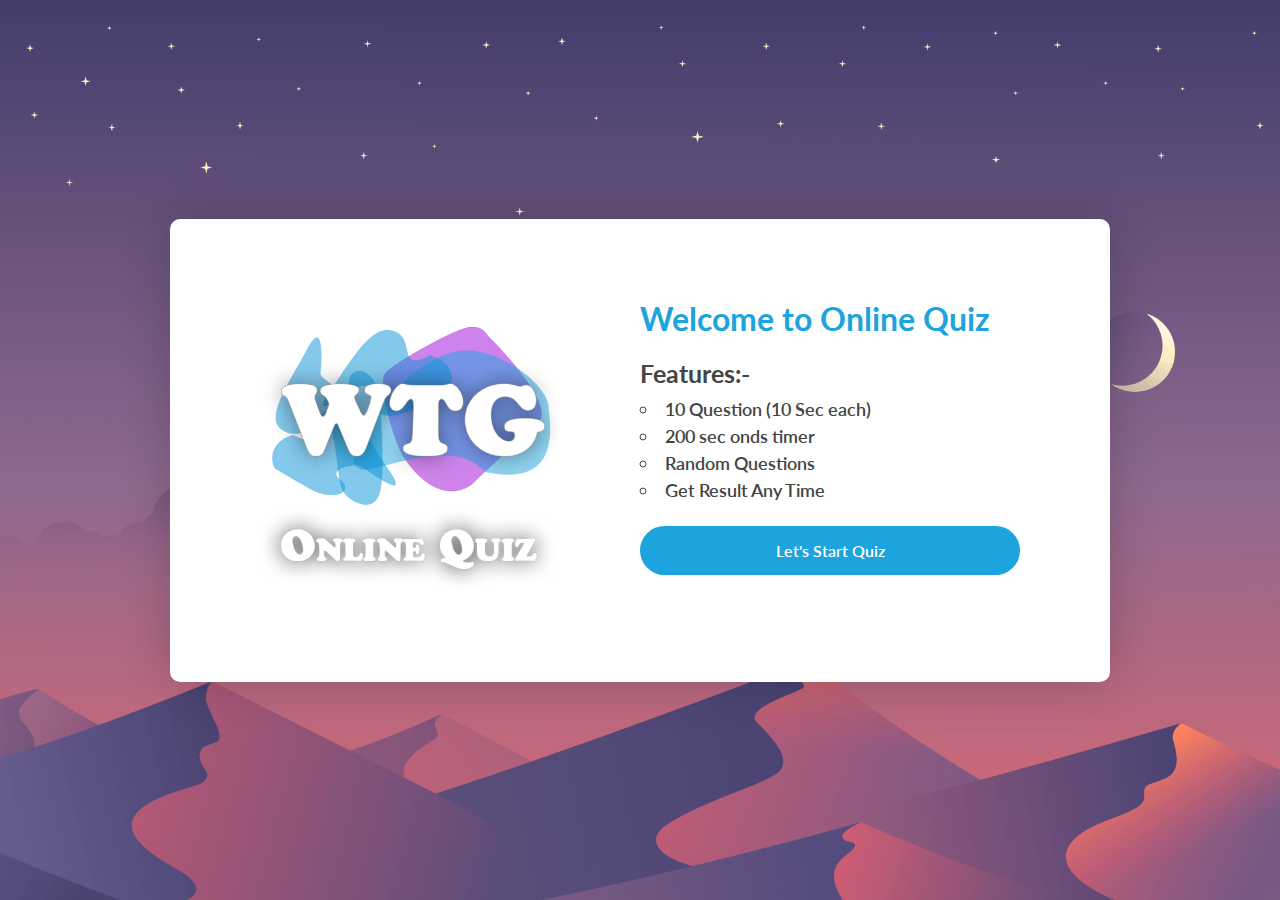
<file: SIMBT_Level_1/Task 3/Task 3/index.html>
<!DOCTYPE html>
<html lang="en">
    <head>
        <meta charset="UTF-8" />
        <meta name="viewport" content="width=device-width, initial-scale=1.0" />
        <title>Web Turoial Guru - Online Quiz</title>
        <link rel="stylesheet" href="css/style.css" />
    </head>
    <body>
        <div class="container">
            <div class="leftSide">
                <img src="img/WTG-Online-Exam.png" alt="Quiz logo" class="tilt">
            </div>
            <div class="rightSide">
                <h1>Welcome to Online Quiz</h1>
                <h2>Features:-</h2>
                <ul>
                    <li>10 Question (10 Sec each)</li>
                    <li>200 sec onds timer</li>
                    <li>Random Questions</li>
                    <li>Get Result Any Time</li>
                </ul>
                <a href="questions.html">Let's Start Quiz</a>
            </div>            
        </div>
    </body>
    <script src="js/jquery-3.5.1.min.js"></script>
    <script src="js/tilt.min.js"></script>

    <script>
        $(".tilt").tilt({
            scale: 1.2,
        });
    </script>
</html>
</file>
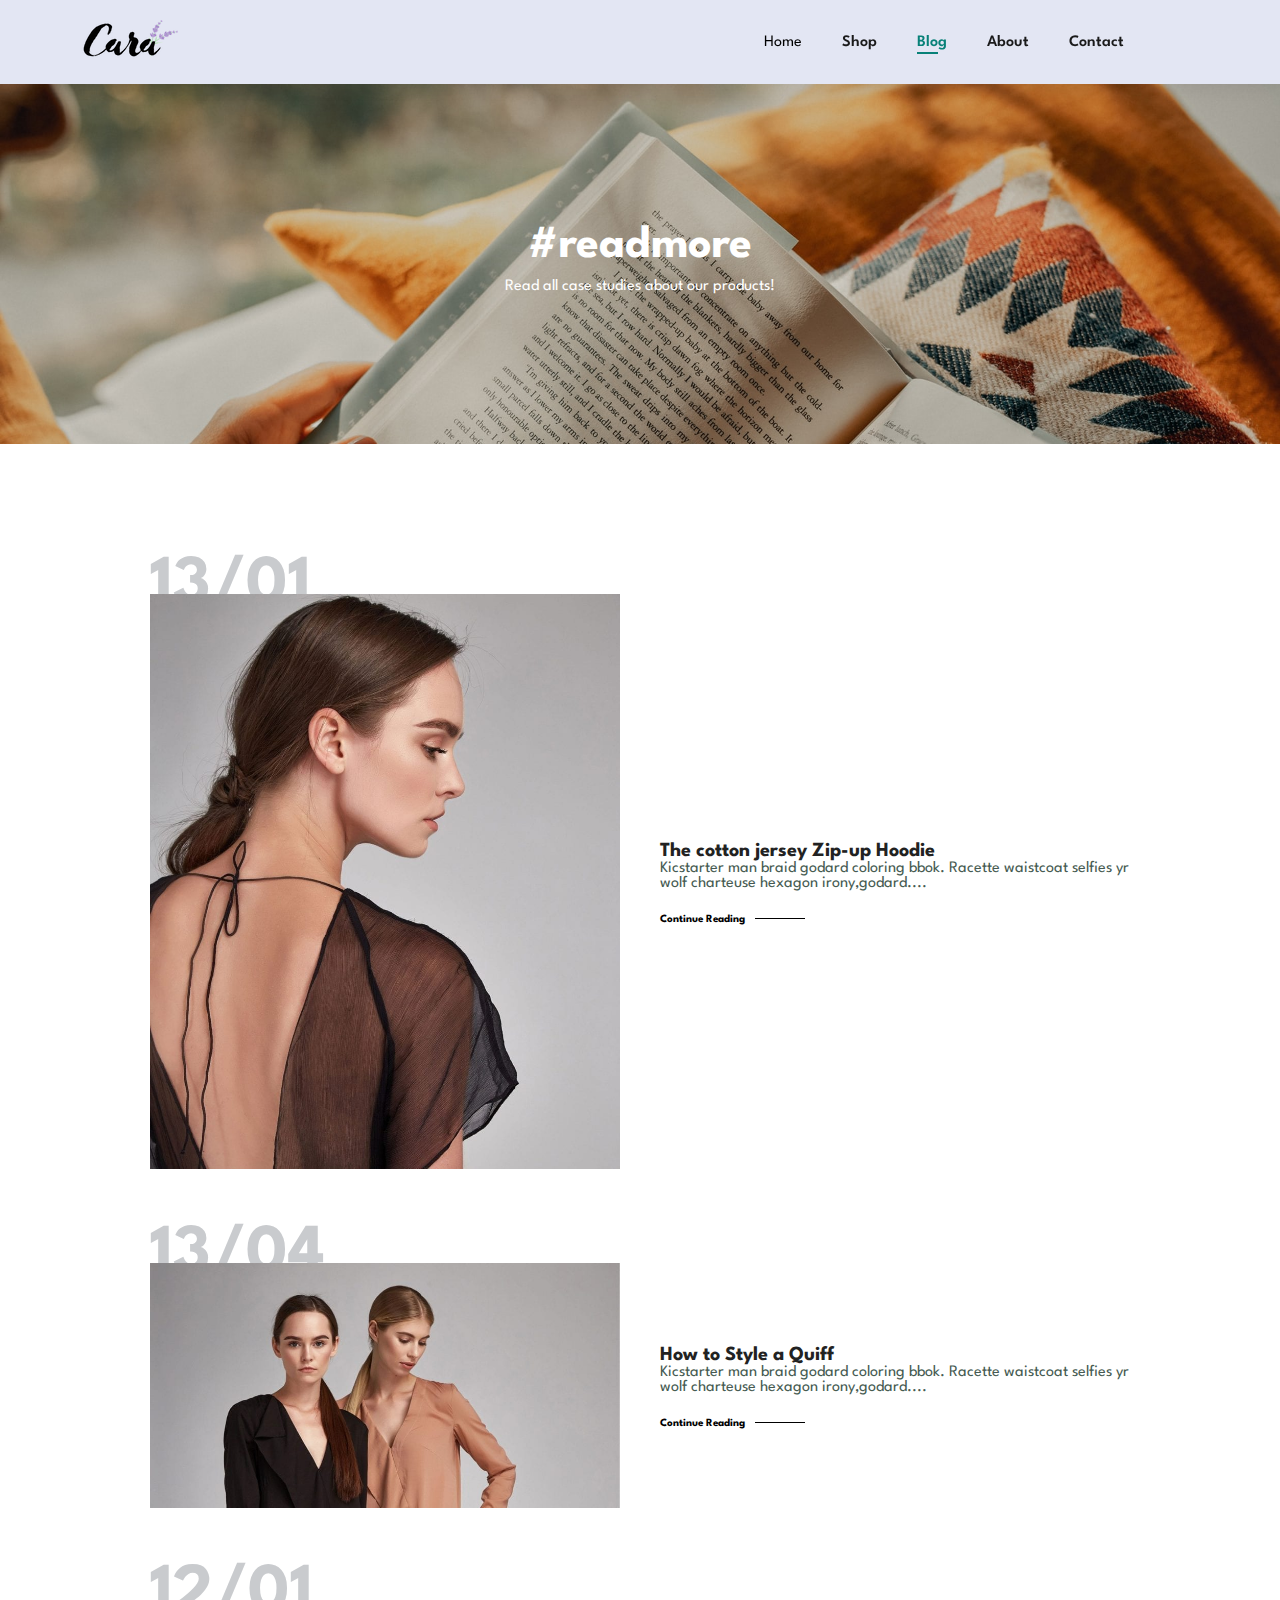
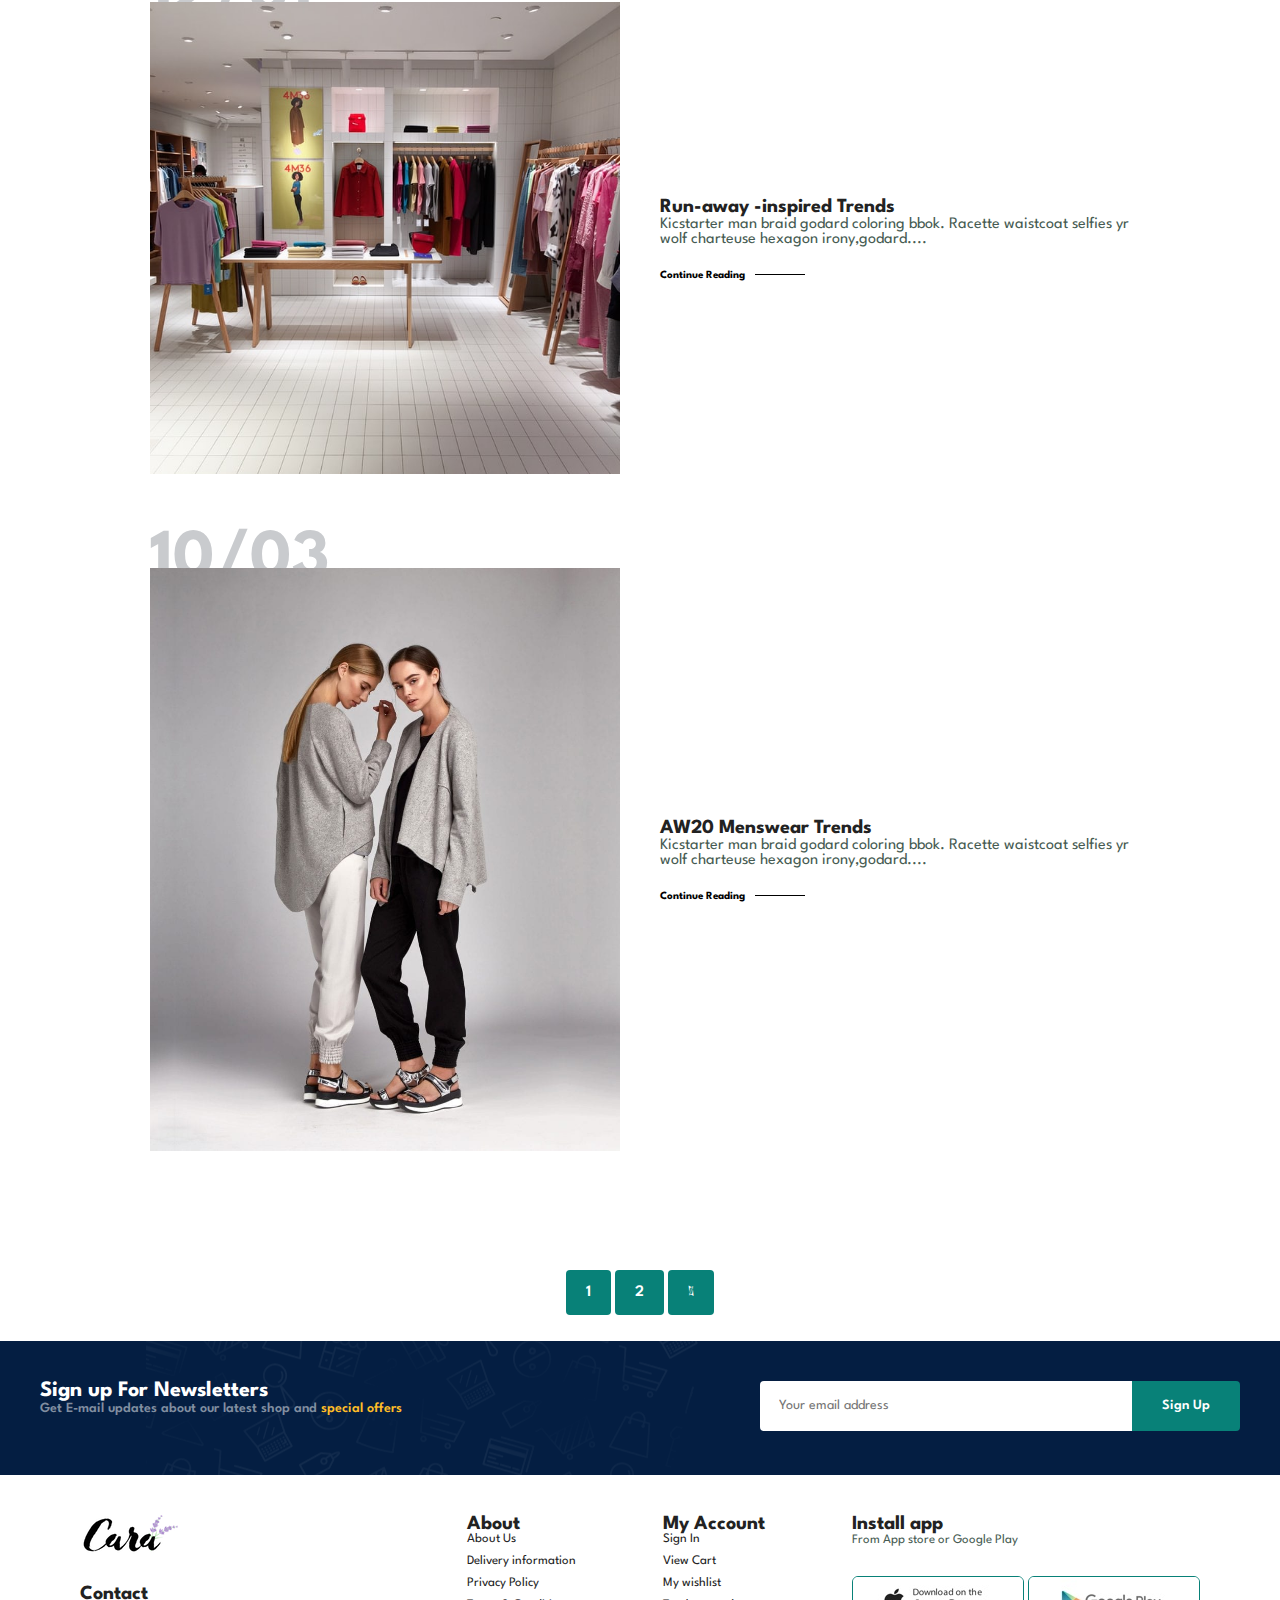
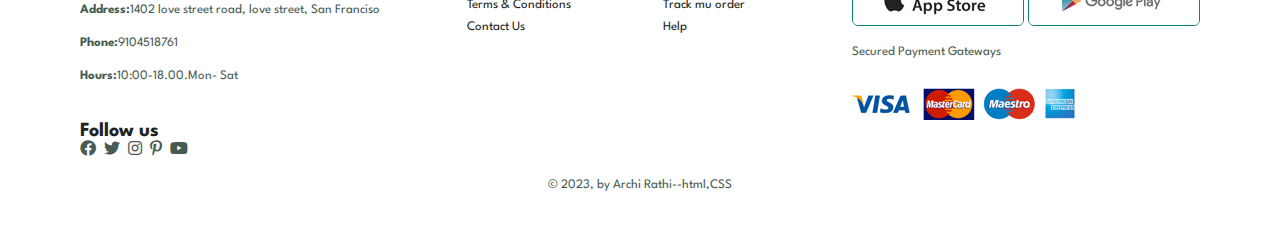
<file: SIMBT_level_2/EcommerceWebsite/blog.html>
<!DOCTYPE html>
<html>
  <head>
    <meta charset="utf-8">
    <meta http-equiv="X-UA-Compatible" content="IE=edge">
    <title>E-commerce website</title>
    <link rel="stylesheet" href="https://pro.fontawesome.com/releases/v5.10.0/css/all.css"/>
    <meta name="viewport" content="width=device-width, initial-scale=1.0">
    <link rel="stylesheet" href="style.css">
</head>

<body>
    
    <section id="header">
        <a href="#"><img src="img/logo.png"  class="logo" alt=""></a>
        <div>
            <ul id="navbar">
                <li> <href="index.html"> Home </a></li>
                <li><a  href="shop.html"> Shop </a></li>
                <li><a class="active" href="blog.html"> Blog </a></li>
                <li><a href="about.html"> About</a></li>
                <li><a href="contact.html"> Contact </a></li>
                <li id="lg-bag"><a href="cart.html"> <i class="far fa-shopping-bag"></i></a></li>
                <a href="#" id="close"><i class="far fa-times"></i></a>
            </ul>
        </div>
        <div id="mobile">
            
            <a href="cart.html"> <i class="far fa-shopping-bag"></i></a>
            <i id="bar" class="fas fa-outdent"></i>
         </div>
    </section>
    <section id="page-header" class="blog-header">
        <h2>#readmore</h2>
        <p> Read all case studies about our products!</p>
       </section>
       <section id="blog">
        <div class="blog-box">
            <div class="blog-img">
                <img src="img/blog/b1.jpg" alt="">
            </div>
            <div class="blog-details">
                <h4>The cotton jersey Zip-up Hoodie</h4>
                <p> Kicstarter man braid godard coloring bbok. Racette waistcoat selfies yr wolf charteuse hexagon irony,godard....</p>
                <a href="#"> Continue Reading</a>
            </div>
            <h1>13/01</h1>
        </div>

        <div class="blog-box">
            <div class="blog-img">
                <img src="img/blog/b2.jpg" alt="">
            </div>
            <div class="blog-details">
                <h4>How to Style a Quiff</h4>
                <p> Kicstarter man braid godard coloring bbok. Racette waistcoat selfies yr wolf charteuse hexagon irony,godard....</p>
                <a href="#"> Continue Reading</a>
            </div>
            <h1>13/04</h1>
        </div>

        <div class="blog-box">
            <div class="blog-img">
                <img src="img/blog/b3.jpg" alt="">
            </div>
            <div class="blog-details">
                <h4> Run-away -inspired Trends</h4>
                <p> Kicstarter man braid godard coloring bbok. Racette waistcoat selfies yr wolf charteuse hexagon irony,godard....</p>
                <a href="#"> Continue Reading</a>
            </div>
            <h1>12/01</h1>
        </div>

        <div class="blog-box">
            <div class="blog-img">
                <img src="img/blog/b4.jpg" alt="">
            </div>
            <div class="blog-details">
                <h4>AW20 Menswear Trends</h4>
                <p> Kicstarter man braid godard coloring bbok. Racette waistcoat selfies yr wolf charteuse hexagon irony,godard....</p>
                <a href="#"> Continue Reading</a>
            </div>
            <h1>10/03</h1>
        </div>
 </section>

    


<section id="pagination" class="section-p1">
    <a href="#">1</a>
    <a href="#">2</a>
    <a href="#"><i class="fal fa-long-arrow-alt-right"></i></a>


</section>

<section id="newsletter" class="section-p1 section-m1">
    <div class="newstext">
        <h4>Sign up For Newsletters</h4>
        <p>Get E-mail updates about our latest shop and <span>special offers</span></p>
        </div>
   
    <div class="form">
        <input type="text" placeholder="Your email address">
         <button class="normal">Sign Up</button>
        </div>
    </section>
    <footer class="section-p1">
        <div class="col">
            <img  class="logo" src="img/logo.png" alt="">
            <h4>Contact</h4>
            <p><strong>Address:</strong>1402 love street road, love street, San Franciso</p>
            <p><strong>Phone:</strong>9104518761</p>
            <p><strong>Hours:</strong>10:00-18.00.Mon- Sat</p>

            <div class="follow">
                <h4>Follow us</h4>
                <div class="icon">
                    <i class="fab fa-facebook f"></i>
                    <i class="fab fa-twitter"></i>
                    <i class="fab fa-instagram"></i>
                    <i class="fab fa-pinterest-p"></i>
                    <i class="fab fa-youtube"></i>
                    </div>
                </div>
            </div>

            <div class="col">
                <h4>About</h4>
                <a href="#">About Us</a>
                <a href="#">Delivery information</a>
                <a href="#">Privacy Policy</a>
                <a href="#">Terms & Conditions</a>
                <a href="#">Contact Us</a>
            </div>

            <div class="col">
                <h4>My Account</h4>
                <a href="#">Sign In</a>
                <a href="#">View Cart</a>
                <a href="#">My wishlist</a>
                <a href="#">Track mu order</a>
                <a href="#">Help</a>
            </div>
            <div class="col install">
                <h4>Install app</h4>
                <p> From App store or Google Play</p>
                <div class="row">
                    <img src="img/pay/app.jpg" alt="">
                    <img src="img/pay/play.jpg" alt="">
                </div>
                <p>Secured Payment Gateways</p>
                <img src="img/pay/pay.png"  alt="">
            </div>
            <div class="copyright">
                <p>© 2023, by Archi Rathi--html,CSS</p>
            </div>
    </footer>


<script src="script.js"></script>
</body>
</html>
</file>
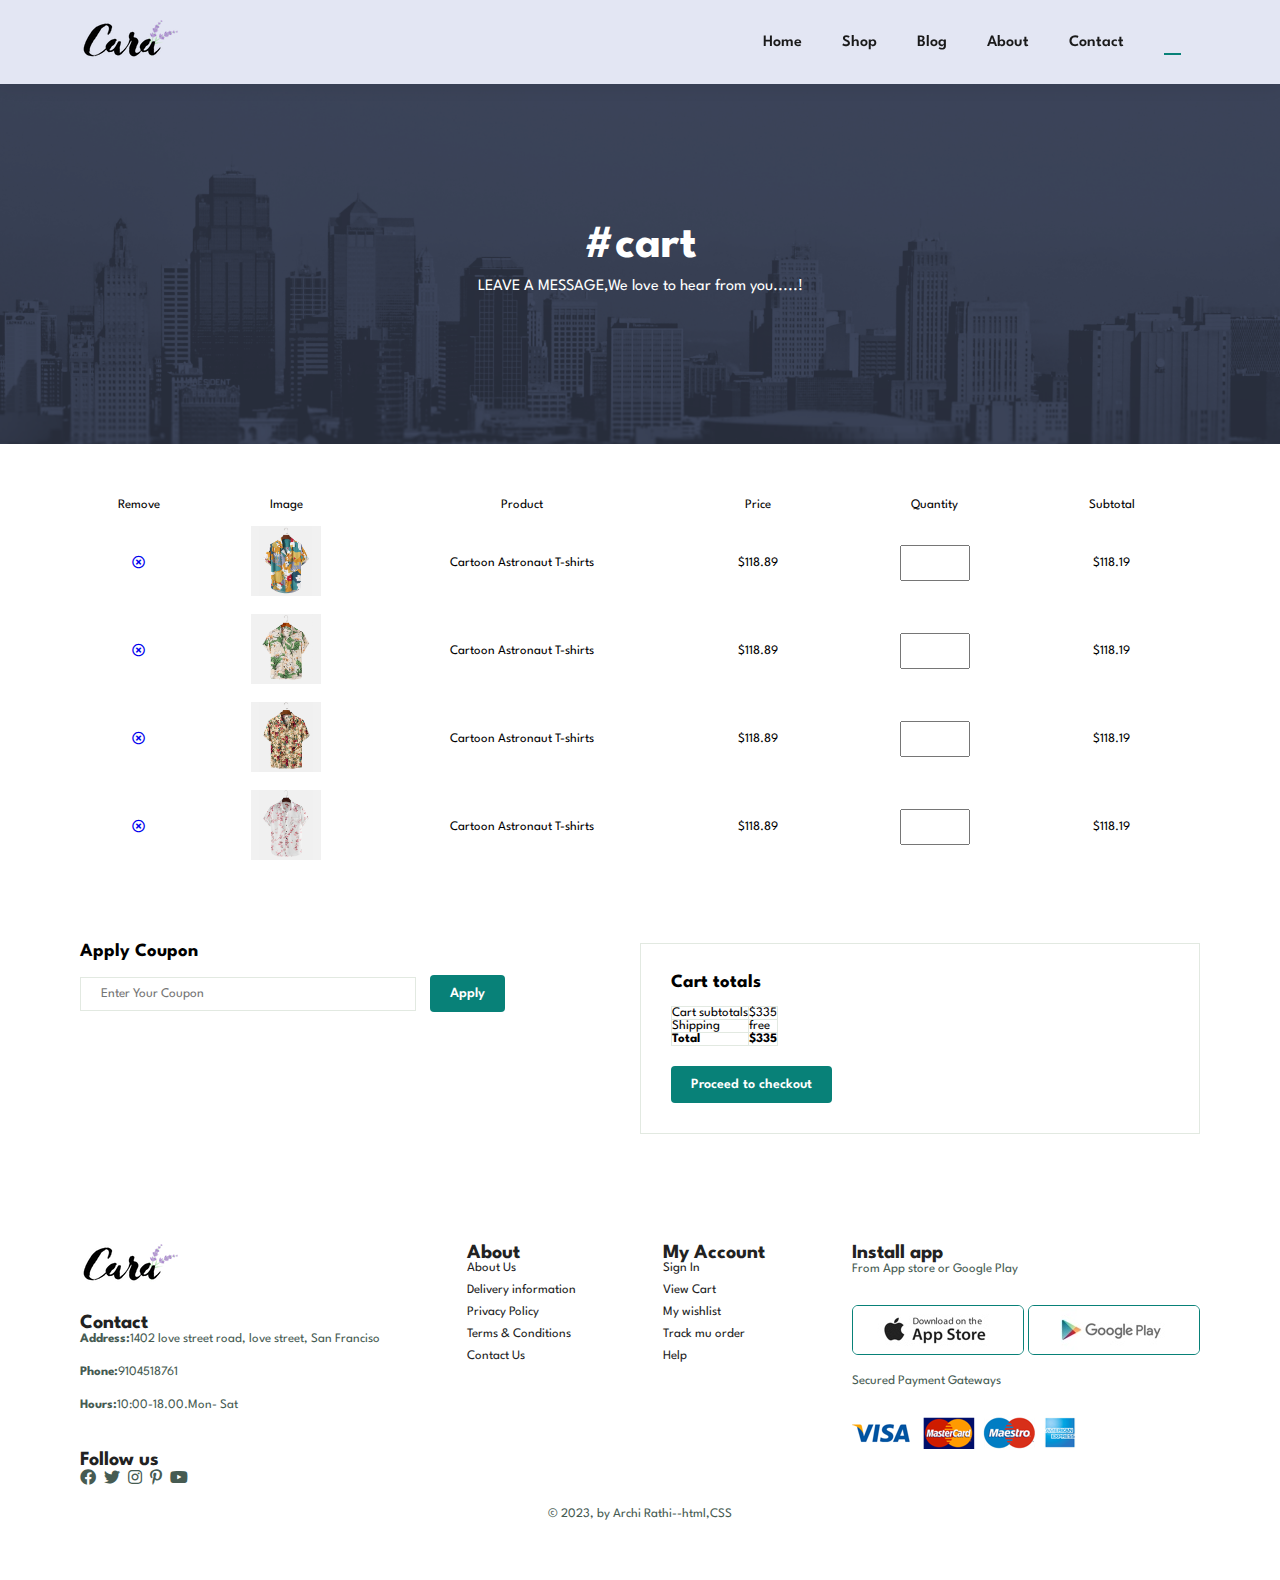
<file: SIMBT_level_2/EcommerceWebsite/cart.html>
<!DOCTYPE html>
<html>
  <head>
    <meta charset="utf-8">
    <meta http-equiv="X-UA-Compatible" content="IE=edge">
    <title>E-commerce website</title>
    <link rel="stylesheet" href="https://pro.fontawesome.com/releases/v5.10.0/css/all.css"/>
    <meta name="viewport" content="width=device-width, initial-scale=1.0">
    <link rel="stylesheet" href="style.css">
</head>

<body>
    
    <section id="header">
        <a href="#"><img src="img/logo.png"  class="logo" alt=""></a>
        <div>
            <ul id="navbar">
                <li> <a href="index.html"> Home </a></li>
                <li><a  href="shop.html"> Shop </a></li>
                <li><a  href="blog.html"> Blog </a></li>
                <li><a href="about.html"> About</a></li>
                <li><a href="contact.html"> Contact </a></li>
                <li id="lg-bag"><a class="active" href="cart.html"> <i class="far fa-shopping-bag"></i></a></li>
                <a href="#" id="close"><i class="far fa-times"></i></a>
            </ul>
        </div>
        <div id="mobile">
            
            <a href="cart.html"> <i class="far fa-shopping-bag"></i></a>
            <i id="bar" class="fas fa-outdent"></i>
         </div>
    </section>

    <section id="page-header" class="about-header">
        <h2>#cart</h2>
        <p>LEAVE A MESSAGE,We love to hear from you.....!</p>
       </section>

       <section id="cart" class="section-p1">
        <table width="100%">
            <thread>
                <tr>
                    <td>Remove</td>
                    <td>Image</td>
                    <td>Product</td>
                    <td>Price</td>
                    <td>Quantity</td>
                    <td>Subtotal</td>
                </tr>
            </thread>
            <tbody>
                <tr>
                    <td><a href="#"><i class="far fa-times-circle"></i></a></td>
                    <td><img src="img/products/f1.jpg" alt=""></td>
                    <td>Cartoon Astronaut T-shirts</td>
                    <td>$118.89</td>
                    <td><input type="number" value=""1"></td>
                    <td>$118.19</td>

                </tr>

                <tr>
                    <td><a href="#"><i class="far fa-times-circle"></i></a></td>
                    <td><img src="img/products/f2.jpg" alt=""></td>
                    <td>Cartoon Astronaut T-shirts</td>
                    <td>$118.89</td>
                    <td><input type="number" value=""1"></td>
                    <td>$118.19</td>

                </tr>

                <tr>
                    <td><a href="#"><i class="far fa-times-circle"></i></a></td>
                    <td><img src="img/products/f3.jpg" alt=""></td>
                    <td>Cartoon Astronaut T-shirts</td>
                    <td>$118.89</td>
                    <td><input type="number" value=""1"></td>
                    <td>$118.19</td>

                </tr>

                <tr>
                    <td><a href="#"><i class="far fa-times-circle"></i></a></td>
                    <td><img src="img/products/f4.jpg" alt=""></td>
                    <td>Cartoon Astronaut T-shirts</td>
                    <td>$118.89</td>
                    <td><input type="number" value=""1"></td>
                    <td>$118.19</td>

                </tr>
            </tbody>

        </table>

       </section>
       <section id="cart-add" class="section-p1">
        <div id="coupon">
            <h3>Apply Coupon</h3>
            <div>
                <input type="text" placeholder="Enter Your Coupon">
                <button class="normal">Apply</button>
            </div>
        </div>

        <div id="subtotal">
            <h3>Cart totals</h3>
            <table>
                <tr>
                    <td>Cart subtotals</td>
                    <td>$335</td>
                </tr>
                <tr>
                    <td>Shipping</td>
                    <td>free</td>
                </tr>
                <tr>
                    <td><strong>Total</strong></td>
                    <td><strong>$335</strong></td>
                </tr>
            </table>
            <button class="normal">Proceed to checkout</button>
        </div>
       </section>

      

    <footer class="section-p1">
        <div class="col">
            <img  class="logo" src="img/logo.png" alt="">
            <h4>Contact</h4>
            <p><strong>Address:</strong>1402 love street road, love street, San Franciso</p>
            <p><strong>Phone:</strong>9104518761</p>
            <p><strong>Hours:</strong>10:00-18.00.Mon- Sat</p>

            <div class="follow">
                <h4>Follow us</h4>
                <div class="icon">
                    <i class="fab fa-facebook f"></i>
                    <i class="fab fa-twitter"></i>
                    <i class="fab fa-instagram"></i>
                    <i class="fab fa-pinterest-p"></i>
                    <i class="fab fa-youtube"></i>
                    </div>
                </div>
            </div>

            <div class="col">
                <h4>About</h4>
                <a href="#">About Us</a>
                <a href="#">Delivery information</a>
                <a href="#">Privacy Policy</a>
                <a href="#">Terms & Conditions</a>
                <a href="#">Contact Us</a>
            </div>

            <div class="col">
                <h4>My Account</h4>
                <a href="#">Sign In</a>
                <a href="#">View Cart</a>
                <a href="#">My wishlist</a>
                <a href="#">Track mu order</a>
                <a href="#">Help</a>
            </div>
            <div class="col install">
                <h4>Install app</h4>
                <p> From App store or Google Play</p>
                <div class="row">
                    <img src="img/pay/app.jpg" alt="">
                    <img src="img/pay/play.jpg" alt="">
                </div>
                <p>Secured Payment Gateways</p>
                <img src="img/pay/pay.png"  alt="">
            </div>
            <div class="copyright">
                <p>© 2023, by Archi Rathi--html,CSS</p>
            </div>
    </footer>


<script src="script.js"></script>
</body>
</html>
</file>
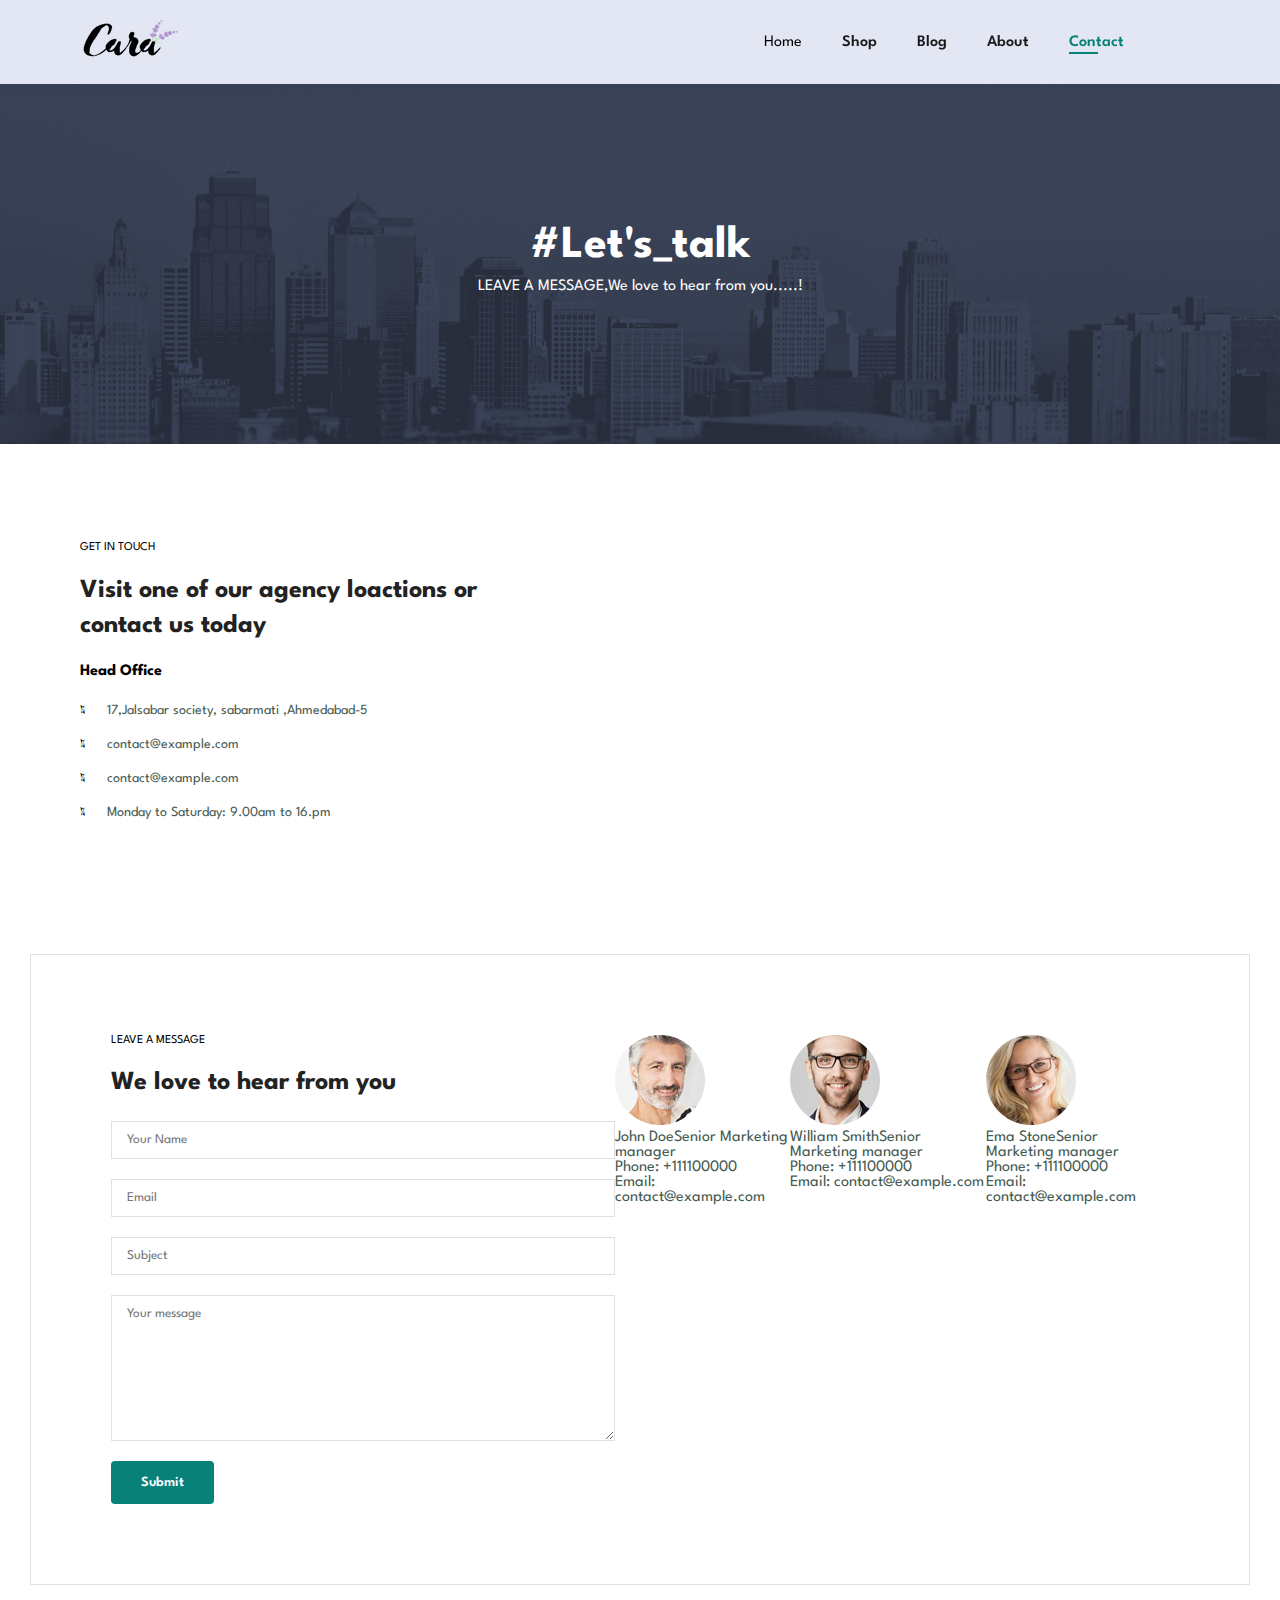
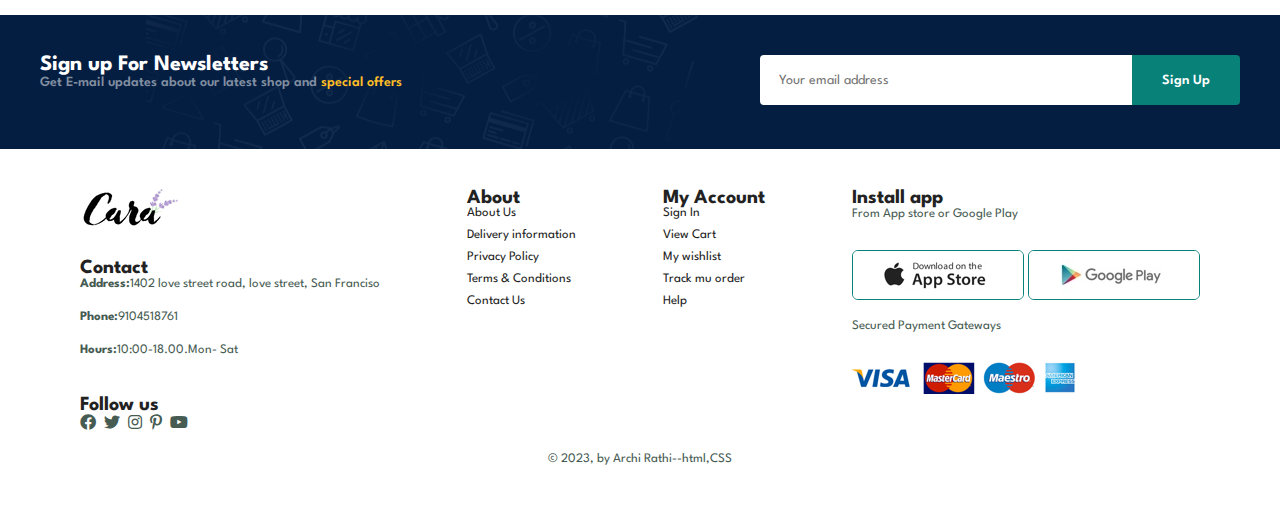
<file: SIMBT_level_2/EcommerceWebsite/contact.html>
<!DOCTYPE html>
<html>
  <head>
    <meta charset="utf-8">
    <meta http-equiv="X-UA-Compatible" content="IE=edge">
    <title>E-commerce website</title>
    <link rel="stylesheet" href="https://pro.fontawesome.com/releases/v5.10.0/css/all.css"/>
    <meta name="viewport" content="width=device-width, initial-scale=1.0">
    <link rel="stylesheet" href="style.css">
</head>

<body>
    
    <section id="header">
        <a href="#"><img src="img/logo.png"  class="logo" alt=""></a>
        <div>
            <ul id="navbar">
                <li> <href="index.html"> Home </a></li>
                <li><a  href="shop.html"> Shop </a></li>
                <li><a  href="blog.html"> Blog </a></li>
                <li><a href="about.html"> About</a></li>
                <li><a  class="active" href="contact.html"> Contact </a></li>
                <li id="lg-bag"><a href="cart.html"> <i class="far fa-shopping-bag"></i></a></li>
                <a href="#" id="close"><i class="far fa-times"></i></a>
            </ul>
        </div>
        <div id="mobile">
            
            <a href="cart.html"> <i class="far fa-shopping-bag"></i></a>
            <i id="bar" class="fas fa-outdent"></i>
         </div>
    </section>

    <section id="page-header" class="about-header">
        <h2>#Let's_talk</h2>
        <p>LEAVE A MESSAGE,We love to hear from you.....!</p>
       </section>

       <section id="contact-details" class="section-p1">
        <div  class="details">
            <span> GET IN TOUCH</span>
            <h2> Visit one of our agency loactions or contact us today</h2>
            <h3>Head Office</h3>
            <div>
                <li>
                    <i class="fal fa-map"></i>
                    <p>17,Jalsabar society, sabarmati ,Ahmedabad-5</p>
                </li>

                <li>
                    <i class="fal fa-envelope"></i>
                    <p>contact@example.com</p>
                </li>

                <li>
                    <i class="fal fa-phone-alt"></i>
                    <p>contact@example.com</p>
                </li>

                <li>
                    <i class="fal fa-clock"></i>
                    <p>Monday to Saturday: 9.00am to 16.pm </p>
                </li>
            </div>
          </div>
          <div class="map">
            <iframe src="https://www.google.com/maps/embed?pb=!1m18!1m12!1m3!1d917.6215795663429!2d72.59258516956594!3d23.079286798695883!2m3!1f0!2f0!3f0!3m2!1i1024!2i768!4f13.1!3m3!1m2!1s0x395e83ed1e3e02cd%3A0x1d2055948aae6612!2sJalsabar%20Society%2C%20Dharmeshwar%20Mahadev%20Rd%2C%20Jal%20Sabar%20Society%2C%20Dharm%20Nagar%20II%2C%20Sabarmati%2C%20Ahmedabad%2C%20Gujarat%20380005!5e0!3m2!1sen!2sin!4v1694177154749!5m2!1sen!2sin" width="600" height="450" style="border:0;" allowfullscreen="" loading="lazy" referrerpolicy="no-referrer-when-downgrade"></iframe>
        </div>

       </section>

       <section id="form-details">
        <form action="">
            <span>LEAVE A MESSAGE</span>
            <h2> We love to hear from you</h2>
            <input type="text" placeholder="Your Name">
            <input type="text" placeholder="Email">
            <input type="text" placeholder="Subject">
            <textarea name="" id="" cols="" rows="10" placeholder="Your message"></textarea>
            <button class="normal">Submit</button>
        </form>
        <div class="people"></div>
        <div>
            <img src="img/people/1.png" alt="">
            <p><span>John Doe</span>Senior Marketing manager<br> Phone: +111100000<br> Email: contact@example.com</p>
        </div>

        <div>
            <img src="img/people/2.png" alt="">
            <p><span>William Smith</span>Senior Marketing manager<br> Phone: +111100000<br> Email: contact@example.com</p>
        </div>

        <div>
            <img src="img/people/3.png" alt="">
            <p><span>Ema Stone</span>Senior Marketing manager<br> Phone: +111100000<br> Email: contact@example.com</p>
        </div>

        </div>
       </section>


<section id="newsletter" class="section-p1 section-m1">
    <div class="newstext">
        <h4>Sign up For Newsletters</h4>
        <p>Get E-mail updates about our latest shop and <span>special offers</span></p>
        </div>
   
    <div class="form">
        <input type="text" placeholder="Your email address">
         <button class="normal">Sign Up</button>
        </div>
    </section>


    <footer class="section-p1">
        <div class="col">
            <img  class="logo" src="img/logo.png" alt="">
            <h4>Contact</h4>
            <p><strong>Address:</strong>1402 love street road, love street, San Franciso</p>
            <p><strong>Phone:</strong>9104518761</p>
            <p><strong>Hours:</strong>10:00-18.00.Mon- Sat</p>

            <div class="follow">
                <h4>Follow us</h4>
                <div class="icon">
                    <i class="fab fa-facebook f"></i>
                    <i class="fab fa-twitter"></i>
                    <i class="fab fa-instagram"></i>
                    <i class="fab fa-pinterest-p"></i>
                    <i class="fab fa-youtube"></i>
                    </div>
                </div>
            </div>

            <div class="col">
                <h4>About</h4>
                <a href="#">About Us</a>
                <a href="#">Delivery information</a>
                <a href="#">Privacy Policy</a>
                <a href="#">Terms & Conditions</a>
                <a href="#">Contact Us</a>
            </div>

            <div class="col">
                <h4>My Account</h4>
                <a href="#">Sign In</a>
                <a href="#">View Cart</a>
                <a href="#">My wishlist</a>
                <a href="#">Track mu order</a>
                <a href="#">Help</a>
            </div>
            <div class="col install">
                <h4>Install app</h4>
                <p> From App store or Google Play</p>
                <div class="row">
                    <img src="img/pay/app.jpg" alt="">
                    <img src="img/pay/play.jpg" alt="">
                </div>
                <p>Secured Payment Gateways</p>
                <img src="img/pay/pay.png"  alt="">
            </div>
            <div class="copyright">
                <p>© 2023, by Archi Rathi--html,CSS</p>
            </div>
    </footer>


<script src="script.js"></script>
</body>
</html>
</file>
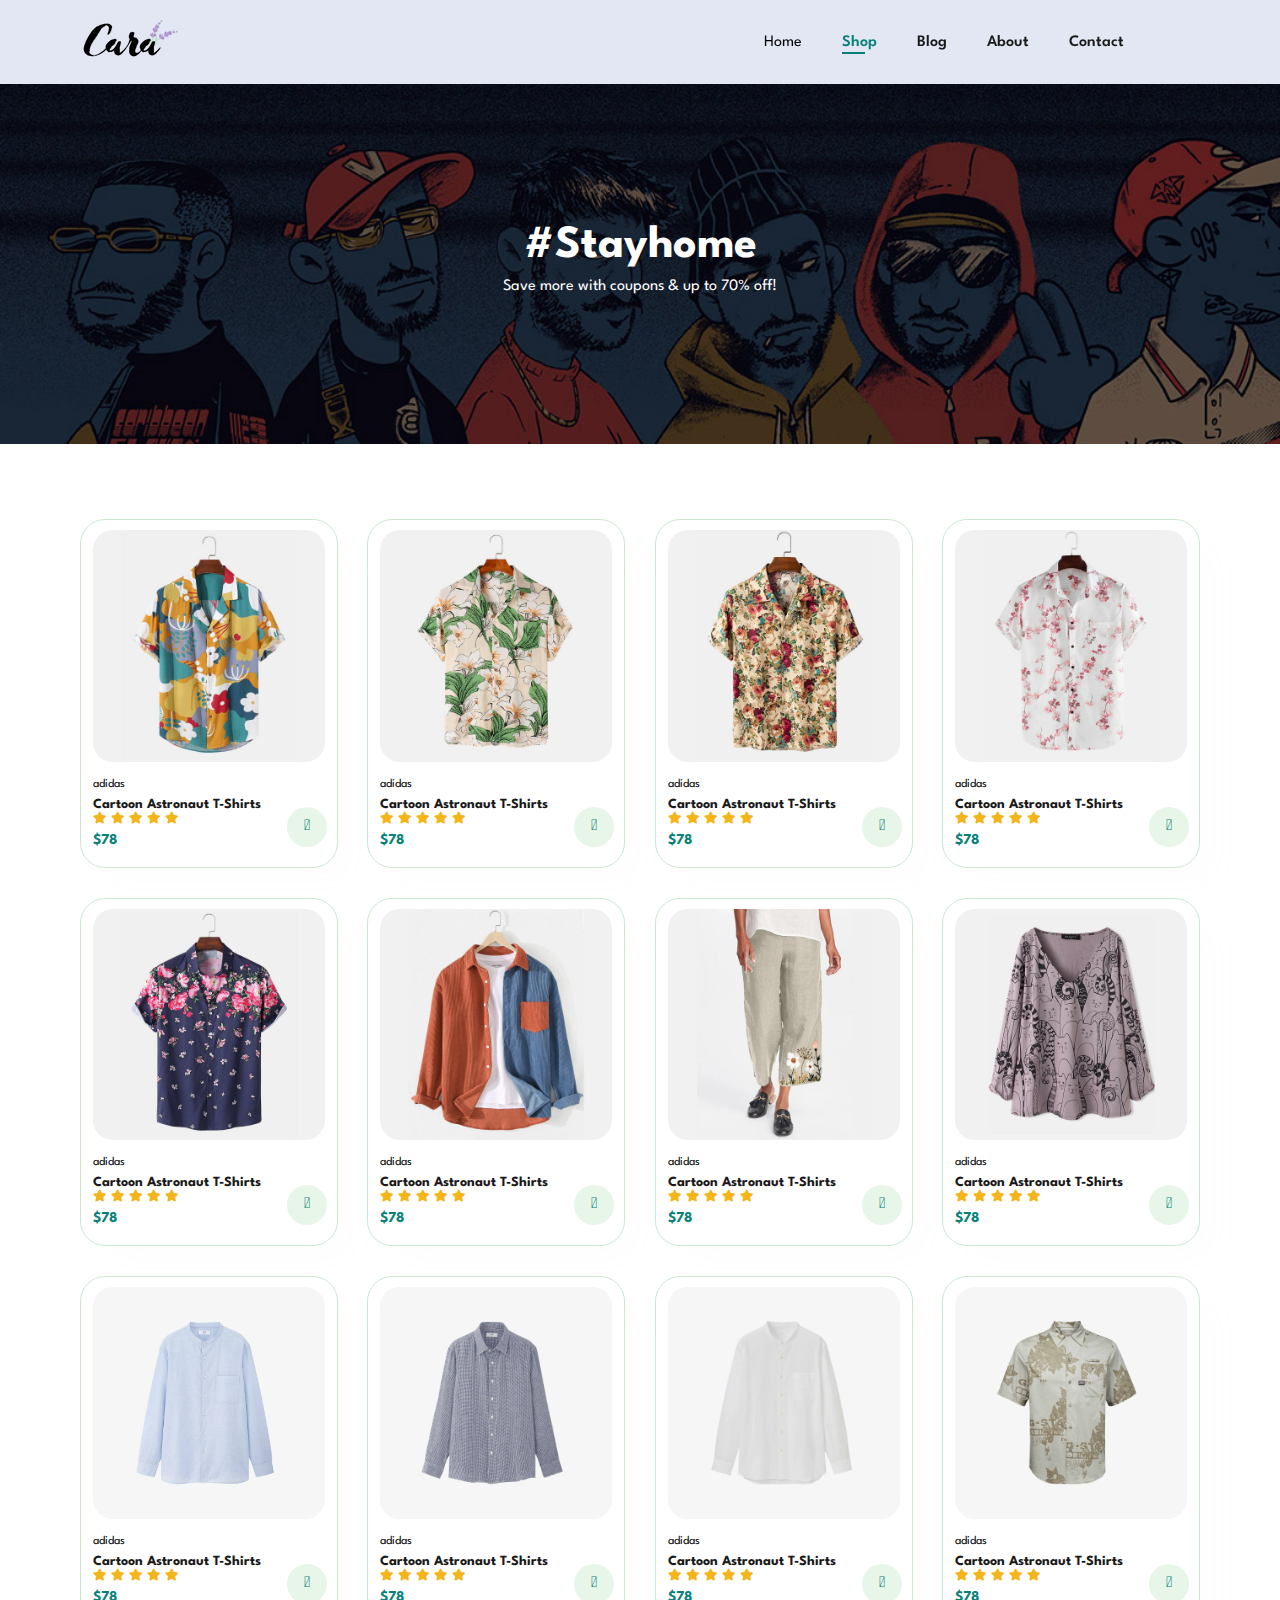
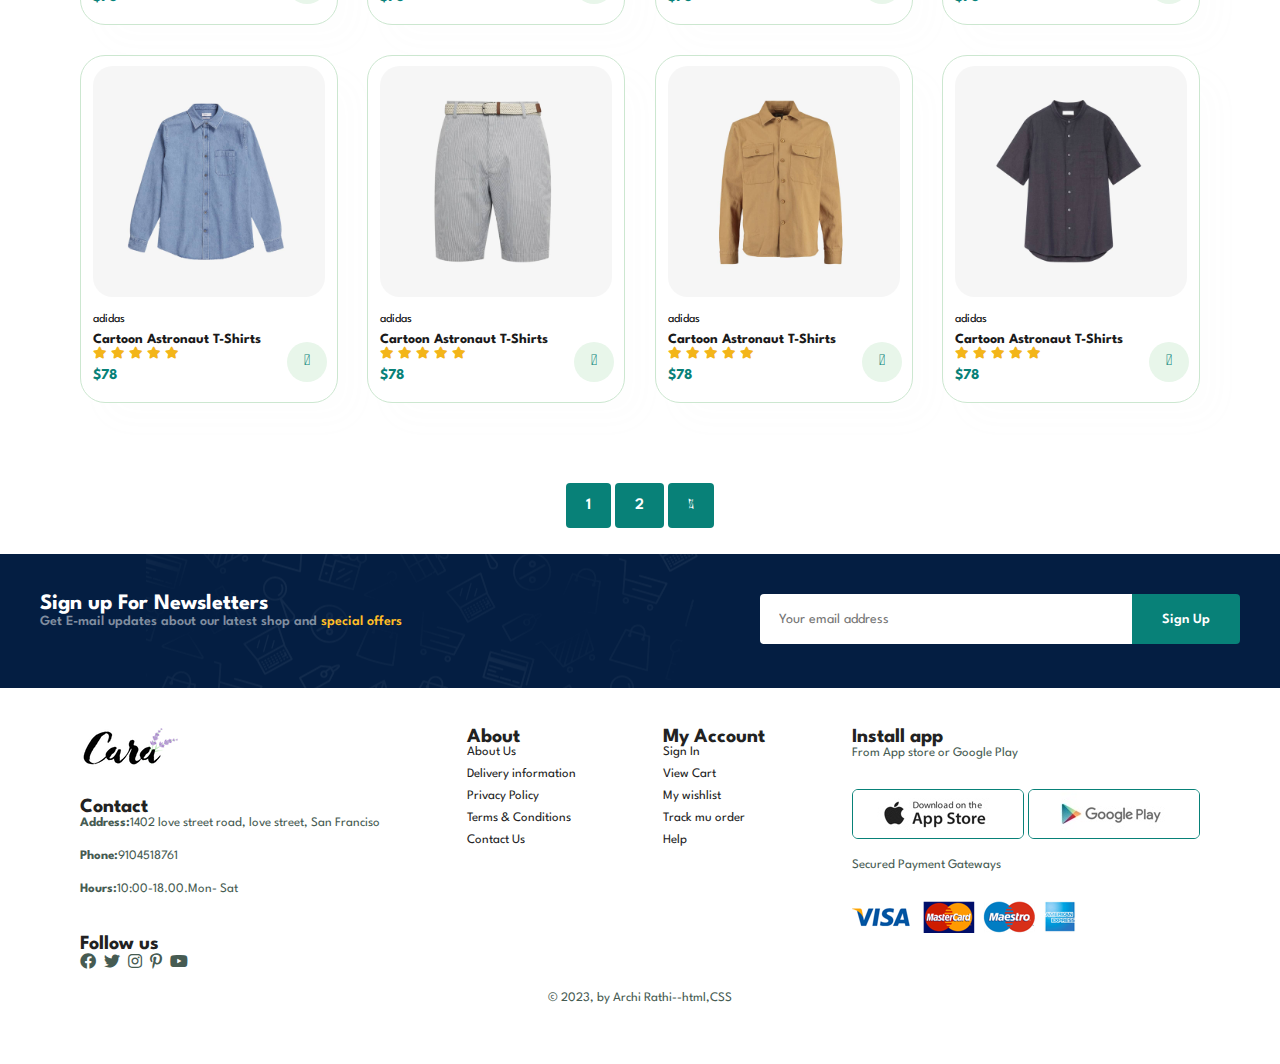
<file: SIMBT_level_2/EcommerceWebsite/shop.html>
<!DOCTYPE html>
<html>
  <head>
    <meta charset="utf-8">
    <meta http-equiv="X-UA-Compatible" content="IE=edge">
    <title>E-commerce website</title>
    <link rel="stylesheet" href="https://pro.fontawesome.com/releases/v5.10.0/css/all.css"/>
    <meta name="viewport" content="width=device-width, initial-scale=1.0">
    <link rel="stylesheet" href="style.css">
</head>

<body>
    
    <section id="header">
        <a href="#"><img src="img/logo.png"  class="logo" alt=""></a>
        <div>
            <ul id="navbar">
                <li> <href="index.html"> Home </a></li>
                <li><a class="active" href="shop.html"> Shop </a></li>
                <li><a href="blog.html"> Blog </a></li>
                <li><a href="about.html"> About</a></li>
                <li><a href="contact.html"> Contact </a></li>
                <li id="lg-bag"><a href="cart.html"> <i class="far fa-shopping-bag"></i></a></li>
                <a href="#" id="close"><i class="far fa-times"></i></a>
            </ul>
        </div>
        <div id="mobile">
            
            <a href="cart.html"> <i class="far fa-shopping-bag"></i></a>
            <i id="bar" class="fas fa-outdent"></i>
         </div>
    </section>
    <section id="page-header">
        <h2>#Stayhome</h2>
        <p> Save more with coupons & up to 70% off! </p>
       </section>

    

<section id="product1" class="section-p1">
    
        <div class="pro-container">
            <div class="pro" onclick="window.location.href='sproduct.html'">
                <img src="img/products/f1.jpg" alt="">
                <div class="des"> 
                    <span>adidas</span>
                    <h5>Cartoon Astronaut T-Shirts</h5>
                    <div class="star">
                        <i class="fas fa-star"></i> 
                        <i class="fas fa-star"></i> 
                        <i class="fas fa-star"></i> 
                        <i class="fas fa-star"></i> 
                        <i class="fas fa-star"></i> 
                    </div>
                    <h4>$78</h4>
                    </div>
                    <a href="#"><i class="fal fa-shopping-cart cart"></i></a>
                </div>

           

            <div class="pro">
                <img src="img/products/f2.jpg" alt="">
                <div class="des"> 
                    <span>adidas</span>
                    <h5>Cartoon Astronaut T-Shirts</h5>
                    <div class="star">
                        <i class="fas fa-star"></i> 
                        <i class="fas fa-star"></i> 
                        <i class="fas fa-star"></i> 
                        <i class="fas fa-star"></i> 
                        <i class="fas fa-star"></i> 
                    </div>
                    <h4>$78</h4>
                    </div>
                    <a href="#"><i class="fal fa-shopping-cart cart"></i></a>
                </div>

                    <div class="pro">
                        <img src="img/products/f3.jpg" alt="">
                        <div class="des"> 
                            <span>adidas</span>
                            <h5>Cartoon Astronaut T-Shirts</h5>
                            <div class="star">
                                <i class="fas fa-star"></i> 
                                <i class="fas fa-star"></i> 
                                <i class="fas fa-star"></i> 
                                <i class="fas fa-star"></i> 
                                <i class="fas fa-star"></i> 
                            </div>
                            <h4>$78</h4>
                            </div>
                            <a href="#"><i class="fal fa-shopping-cart cart"></i></a>
                        </div>

                        <div class="pro">
                            <img src="img/products/f4.jpg" alt="">
                            <div class="des"> 
                                <span>adidas</span>
                                <h5>Cartoon Astronaut T-Shirts</h5>
                                <div class="star">
                                    <i class="fas fa-star"></i> 
                                    <i class="fas fa-star"></i> 
                                    <i class="fas fa-star"></i> 
                                    <i class="fas fa-star"></i> 
                                    <i class="fas fa-star"></i> 
                                </div>
                                <h4>$78</h4>
                                </div>
                                <a href="#"><i class="fal fa-shopping-cart cart"></i></a>
                            </div>

                            <div class="pro">
                                <img src="img/products/f5.jpg" alt="">
                                <div class="des"> 
                                    <span>adidas</span>
                                    <h5>Cartoon Astronaut T-Shirts</h5>
                                    <div class="star">
                                        <i class="fas fa-star"></i> 
                                        <i class="fas fa-star"></i> 
                                        <i class="fas fa-star"></i> 
                                        <i class="fas fa-star"></i> 
                                        <i class="fas fa-star"></i> 
                                    </div>
                                    <h4>$78</h4>
                                    </div>
                                    <a href="#"><i class="fal fa-shopping-cart cart"></i></a>
                                </div>

                                <div class="pro">
                                    <img src="img/products/f6.jpg" alt="">
                                    <div class="des"> 
                                        <span>adidas</span>
                                        <h5>Cartoon Astronaut T-Shirts</h5>
                                        <div class="star">
                                            <i class="fas fa-star"></i> 
                                            <i class="fas fa-star"></i> 
                                            <i class="fas fa-star"></i> 
                                            <i class="fas fa-star"></i> 
                                            <i class="fas fa-star"></i> 
                                        </div>
                                        <h4>$78</h4>
                                        </div>
                                        <a href="#"><i class="fal fa-shopping-cart cart"></i></a>
                                    </div>

                                    <div class="pro">
                                        <img src="img/products/f7.jpg" alt="">
                                        <div class="des"> 
                                            <span>adidas</span>
                                            <h5>Cartoon Astronaut T-Shirts</h5>
                                            <div class="star">
                                                <i class="fas fa-star"></i> 
                                                <i class="fas fa-star"></i> 
                                                <i class="fas fa-star"></i> 
                                                <i class="fas fa-star"></i> 
                                                <i class="fas fa-star"></i> 
                                            </div>
                                            <h4>$78</h4>
                                            </div>
                                            <a href="#"><i class="fal fa-shopping-cart cart"></i></a>
                                        </div>

                                        <div class="pro">
                                            <img src="img/products/f8.jpg" alt="">
                                            <div class="des"> 
                                                <span>adidas</span>
                                                <h5>Cartoon Astronaut T-Shirts</h5>
                                                <div class="star">
                                                    <i class="fas fa-star"></i> 
                                                    <i class="fas fa-star"></i> 
                                                    <i class="fas fa-star"></i> 
                                                    <i class="fas fa-star"></i> 
                                                    <i class="fas fa-star"></i> 
                                                </div>
                                                <h4>$78</h4>
                                                </div>
                                                <a href="#"><i class="fal fa-shopping-cart cart"></i></a>
                                            </div>
                                        
            <div class="pro">
                <img src="img/products/n1.jpg" alt="">
                <div class="des"> 
                    <span>adidas</span>
                    <h5>Cartoon Astronaut T-Shirts</h5>
                    <div class="star">
                        <i class="fas fa-star"></i> 
                        <i class="fas fa-star"></i> 
                        <i class="fas fa-star"></i> 
                        <i class="fas fa-star"></i> 
                        <i class="fas fa-star"></i> 
                    </div>
                    <h4>$78</h4>
                    </div>
                    <a href="#"><i class="fal fa-shopping-cart cart"></i></a>
                </div>

           

            <div class="pro">
                <img src="img/products/n2.jpg" alt="">
                <div class="des"> 
                    <span>adidas</span>
                    <h5>Cartoon Astronaut T-Shirts</h5>
                    <div class="star">
                        <i class="fas fa-star"></i> 
                        <i class="fas fa-star"></i> 
                        <i class="fas fa-star"></i> 
                        <i class="fas fa-star"></i> 
                        <i class="fas fa-star"></i> 
                    </div>
                    <h4>$78</h4>
                    </div>
                    <a href="#"><i class="fal fa-shopping-cart cart"></i></a>
                </div>

                    <div class="pro">
                        <img src="img/products/n3.jpg" alt="">
                        <div class="des"> 
                            <span>adidas</span>
                            <h5>Cartoon Astronaut T-Shirts</h5>
                            <div class="star">
                                <i class="fas fa-star"></i> 
                                <i class="fas fa-star"></i> 
                                <i class="fas fa-star"></i> 
                                <i class="fas fa-star"></i> 
                                <i class="fas fa-star"></i> 
                            </div>
                            <h4>$78</h4>
                            </div>
                            <a href="#"><i class="fal fa-shopping-cart cart"></i></a>
                        </div>

                        <div class="pro">
                            <img src="img/products/n4.jpg" alt="">
                            <div class="des"> 
                                <span>adidas</span>
                                <h5>Cartoon Astronaut T-Shirts</h5>
                                <div class="star">
                                    <i class="fas fa-star"></i> 
                                    <i class="fas fa-star"></i> 
                                    <i class="fas fa-star"></i> 
                                    <i class="fas fa-star"></i> 
                                    <i class="fas fa-star"></i> 
                                </div>
                                <h4>$78</h4>
                                </div>
                                <a href="#"><i class="fal fa-shopping-cart cart"></i></a>
                            </div>

                            <div class="pro">
                                <img src="img/products/n5.jpg" alt="">
                                <div class="des"> 
                                    <span>adidas</span>
                                    <h5>Cartoon Astronaut T-Shirts</h5>
                                    <div class="star">
                                        <i class="fas fa-star"></i> 
                                        <i class="fas fa-star"></i> 
                                        <i class="fas fa-star"></i> 
                                        <i class="fas fa-star"></i> 
                                        <i class="fas fa-star"></i> 
                                    </div>
                                    <h4>$78</h4>
                                    </div>
                                    <a href="#"><i class="fal fa-shopping-cart cart"></i></a>
                                </div>

                                <div class="pro">
                                    <img src="img/products/n6.jpg" alt="">
                                    <div class="des"> 
                                        <span>adidas</span>
                                        <h5>Cartoon Astronaut T-Shirts</h5>
                                        <div class="star">
                                            <i class="fas fa-star"></i> 
                                            <i class="fas fa-star"></i> 
                                            <i class="fas fa-star"></i> 
                                            <i class="fas fa-star"></i> 
                                            <i class="fas fa-star"></i> 
                                        </div>
                                        <h4>$78</h4>
                                        </div>
                                        <a href="#"><i class="fal fa-shopping-cart cart"></i></a>
                                    </div>

                                    <div class="pro">
                                        <img src="img/products/n7.jpg" alt="">
                                        <div class="des"> 
                                            <span>adidas</span>
                                            <h5>Cartoon Astronaut T-Shirts</h5>
                                            <div class="star">
                                                <i class="fas fa-star"></i> 
                                                <i class="fas fa-star"></i> 
                                                <i class="fas fa-star"></i> 
                                                <i class="fas fa-star"></i> 
                                                <i class="fas fa-star"></i> 
                                            </div>
                                            <h4>$78</h4>
                                            </div>
                                            <a href="#"><i class="fal fa-shopping-cart cart"></i></a>
                                        </div>

                                        <div class="pro">
                                            <img src="img/products/n8.jpg" alt="">
                                            <div class="des"> 
                                                <span>adidas</span>
                                                <h5>Cartoon Astronaut T-Shirts</h5>
                                                <div class="star">
                                                    <i class="fas fa-star"></i> 
                                                    <i class="fas fa-star"></i> 
                                                    <i class="fas fa-star"></i> 
                                                    <i class="fas fa-star"></i> 
                                                    <i class="fas fa-star"></i> 
                                                </div>
                                                <h4>$78</h4>
                                                </div>
                                                <a href="#"><i class="fal fa-shopping-cart cart"></i></a>
                                            </div>
                                        </div>    
</section>

<section id="pagination" class="section-p1">
    <a href="#">1</a>
    <a href="#">2</a>
    <a href="#"><i class="fal fa-long-arrow-alt-right"></i></a>


</section>

<section id="newsletter" class="section-p1 section-m1">
    <div class="newstext">
        <h4>Sign up For Newsletters</h4>
        <p>Get E-mail updates about our latest shop and <span>special offers</span></p>
        </div>
   
    <div class="form">
        <input type="text" placeholder="Your email address">
         <button class="normal">Sign Up</button>
        </div>
    </section>
    <footer class="section-p1">
        <div class="col">
            <img  class="logo" src="img/logo.png" alt="">
            <h4>Contact</h4>
            <p><strong>Address:</strong>1402 love street road, love street, San Franciso</p>
            <p><strong>Phone:</strong>9104518761</p>
            <p><strong>Hours:</strong>10:00-18.00.Mon- Sat</p>

            <div class="follow">
                <h4>Follow us</h4>
                <div class="icon">
                    <i class="fab fa-facebook f"></i>
                    <i class="fab fa-twitter"></i>
                    <i class="fab fa-instagram"></i>
                    <i class="fab fa-pinterest-p"></i>
                    <i class="fab fa-youtube"></i>
                    </div>
                </div>
            </div>

            <div class="col">
                <h4>About</h4>
                <a href="#">About Us</a>
                <a href="#">Delivery information</a>
                <a href="#">Privacy Policy</a>
                <a href="#">Terms & Conditions</a>
                <a href="#">Contact Us</a>
            </div>

            <div class="col">
                <h4>My Account</h4>
                <a href="#">Sign In</a>
                <a href="#">View Cart</a>
                <a href="#">My wishlist</a>
                <a href="#">Track mu order</a>
                <a href="#">Help</a>
            </div>
            <div class="col install">
                <h4>Install app</h4>
                <p> From App store or Google Play</p>
                <div class="row">
                    <img src="img/pay/app.jpg" alt="">
                    <img src="img/pay/play.jpg" alt="">
                </div>
                <p>Secured Payment Gateways</p>
                <img src="img/pay/pay.png"  alt="">
            </div>
            <div class="copyright">
                <p>© 2023, by Archi Rathi--html,CSS</p>
            </div>
    </footer>


<script src="script.js"></script>
</body>
</html>
</file>
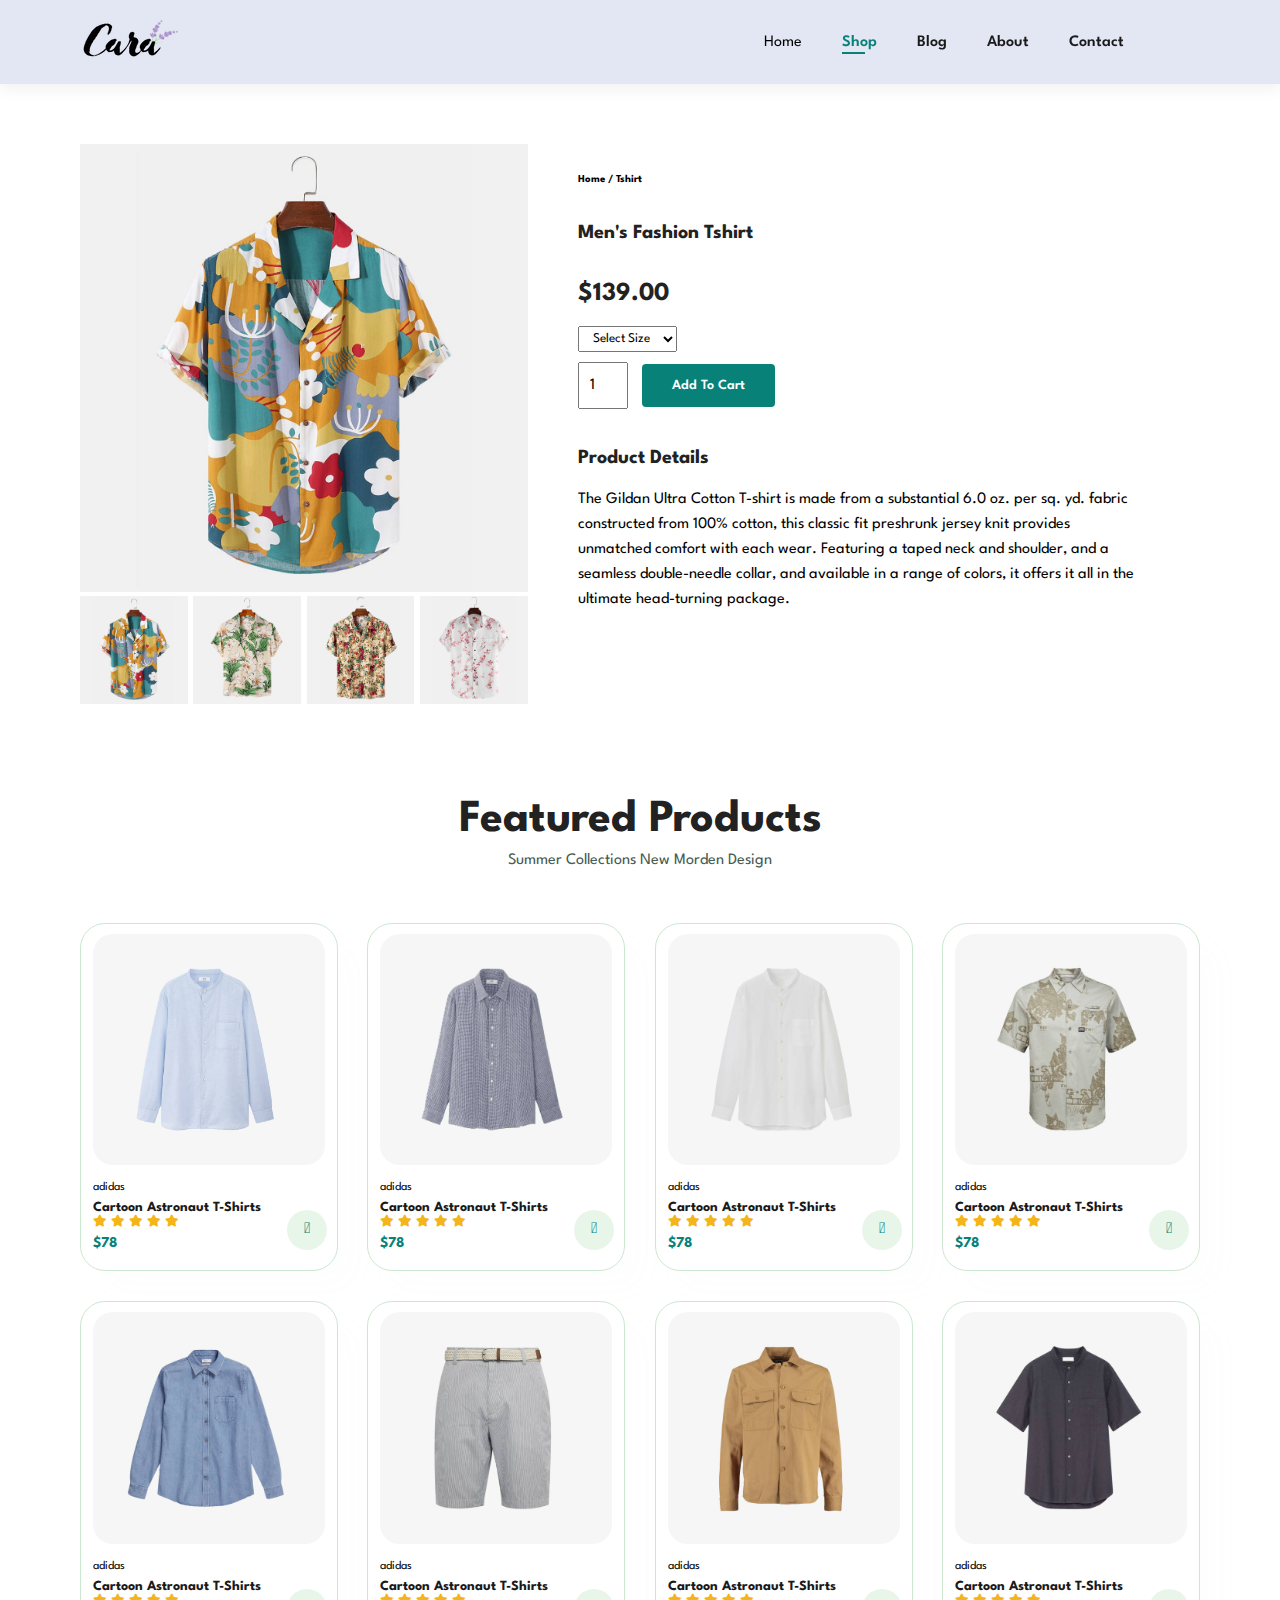
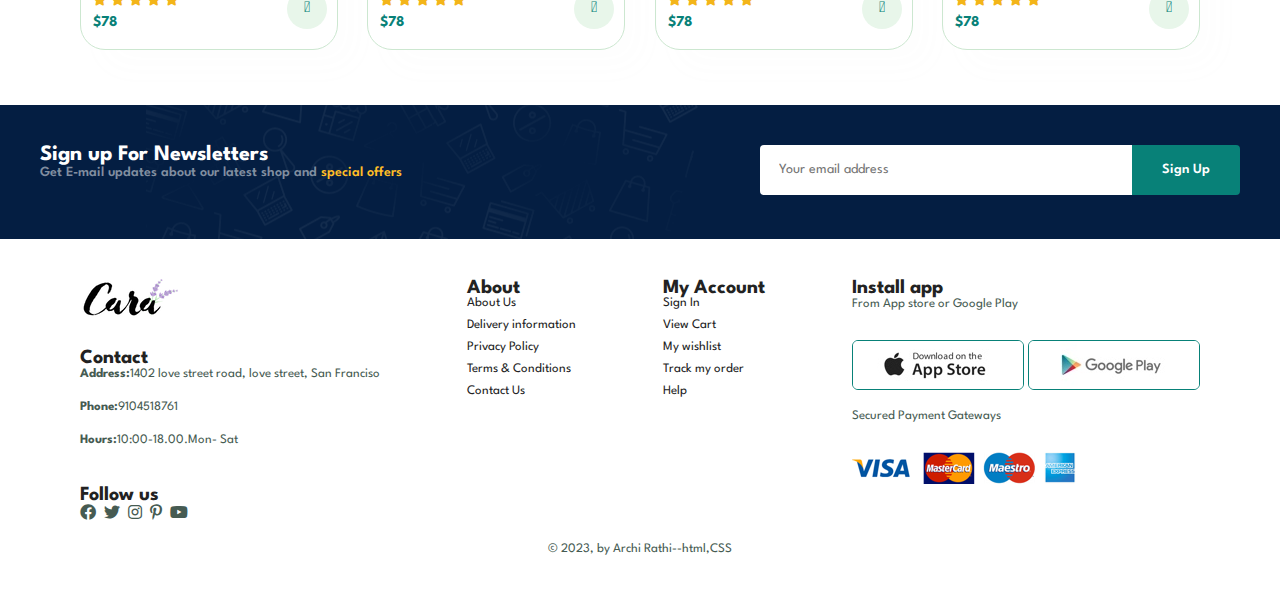
<file: SIMBT_level_2/EcommerceWebsite/sproduct.html>
<!DOCTYPE html>
<html>
  <head>
    <meta charset="utf-8">
    <meta http-equiv="X-UA-Compatible" content="IE=edge">
    <title>E-commerce website</title>
    <link rel="stylesheet" href="https://pro.fontawesome.com/releases/v5.10.0/css/all.css"/>
    <meta name="viewport" content="width=device-width, initial-scale=1.0">
    <link rel="stylesheet" href="style.css">
</head>

<body>
    
    <section id="header">
        <a href="#"><img src="img/logo.png"  class="logo" alt=""></a>
        <div>
            <ul id="navbar">
                <li> <href="index.html"> Home </a></li>
                <li><a class="active" href="shop.html"> Shop </a></li>
                <li><a href="blog.html"> Blog </a></li>
                <li><a href="about.html"> About</a></li>
                <li><a href="contact.html"> Contact </a></li>
                <li id="lg-bag"><a href="cart.html"> <i class="far fa-shopping-bag"></i></a></li>
                <a href="#" id="close"><i class="far fa-times"></i></a>
            </ul>
        </div>
        <div id="mobile">
            
            <a href="cart.html"> <i class="far fa-shopping-bag"></i></a>
            <i id="bar" class="fas fa-outdent"></i>
         </div>
    </section>
    <section id="prodetails" class="section-p1">
        <div class="single-pro-image">
            <img src="img/products/f1.jpg" width="100%" id="MainImg" alt="">

            <div class="small-img-group">
                <div class="small-img-col">
                    <img src="img/products/f1.jpg" width="100%" class="small-img" alt="">
                </div>

                <div class="small-img-col">
                <img src="img/products/f2.jpg" width="100%" class="small-img" alt="">
                </div>
                    
                <div class="small-img-col">
                <img src="img/products/f3.jpg" width="100%" class="small-img" alt="">
                </div>

                <div class="small-img-col">
                <img src="img/products/f4.jpg" width="100%" class="small-img" alt="">
                </div>



            </div>
        </div>
        <div class="single-pro-details">
            <h6>Home / Tshirt</h6>
            <h4>Men's Fashion Tshirt</h4>
            <h2>$139.00</h2>
            <select>
                <option>Select Size</option>
                <option>XL</option>
                <option>XXL</option>
                <option>Small</option>
                <option>Large</option>
            </select>
            <input type="number" value="1">
            <button class="normal">Add To Cart</button>
            <h4>Product Details</h4>
            <span>The Gildan Ultra Cotton T-shirt is made from a substantial 6.0 oz. per sq. yd. fabric constructed from 100% cotton, this classic fit preshrunk jersey knit provides unmatched comfort with each wear. Featuring a taped neck and shoulder, and a seamless double-needle collar, and available in a range of colors, it offers it all in the ultimate head-turning package.</span>
            
        </div>

    </section>

    <section id="product1" class="section-p1">
        <h2>Featured Products</h2>
        <p> Summer Collections New Morden Design</p>
            <div class="pro-container">
                <div class="pro">
                    <img src="img/products/n1.jpg" alt="">
                    <div class="des"> 
                        <span>adidas</span>
                        <h5>Cartoon Astronaut T-Shirts</h5>
                        <div class="star">
                            <i class="fas fa-star"></i> 
                            <i class="fas fa-star"></i> 
                            <i class="fas fa-star"></i> 
                            <i class="fas fa-star"></i> 
                            <i class="fas fa-star"></i> 
                        </div>
                        <h4>$78</h4>
                        </div>
                        <a href="#"><i class="fal fa-shopping-cart cart"></i></a>
                    </div>
    
               
    
                <div class="pro">
                    <img src="img/products/n2.jpg" alt="">
                    <div class="des"> 
                        <span>adidas</span>
                        <h5>Cartoon Astronaut T-Shirts</h5>
                        <div class="star">
                            <i class="fas fa-star"></i> 
                            <i class="fas fa-star"></i> 
                            <i class="fas fa-star"></i> 
                            <i class="fas fa-star"></i> 
                            <i class="fas fa-star"></i> 
                        </div>
                        <h4>$78</h4>
                        </div>
                        <a href="#"><i class="fal fa-shopping-cart cart"></i></a>
                    </div>
    
                        <div class="pro">
                            <img src="img/products/n3.jpg" alt="">
                            <div class="des"> 
                                <span>adidas</span>
                                <h5>Cartoon Astronaut T-Shirts</h5>
                                <div class="star">
                                    <i class="fas fa-star"></i> 
                                    <i class="fas fa-star"></i> 
                                    <i class="fas fa-star"></i> 
                                    <i class="fas fa-star"></i> 
                                    <i class="fas fa-star"></i> 
                                </div>
                                <h4>$78</h4>
                                </div>
                                <a href="#"><i class="fal fa-shopping-cart cart"></i></a>
                            </div>
    
                            <div class="pro">
                                <img src="img/products/n4.jpg" alt="">
                                <div class="des"> 
                                    <span>adidas</span>
                                    <h5>Cartoon Astronaut T-Shirts</h5>
                                    <div class="star">
                                        <i class="fas fa-star"></i> 
                                        <i class="fas fa-star"></i> 
                                        <i class="fas fa-star"></i> 
                                        <i class="fas fa-star"></i> 
                                        <i class="fas fa-star"></i> 
                                    </div>
                                    <h4>$78</h4>
                                    </div>
                                    <a href="#"><i class="fal fa-shopping-cart cart"></i></a>
                                </div>
    
                                <div class="pro">
                                    <img src="img/products/n5.jpg" alt="">
                                    <div class="des"> 
                                        <span>adidas</span>
                                        <h5>Cartoon Astronaut T-Shirts</h5>
                                        <div class="star">
                                            <i class="fas fa-star"></i> 
                                            <i class="fas fa-star"></i> 
                                            <i class="fas fa-star"></i> 
                                            <i class="fas fa-star"></i> 
                                            <i class="fas fa-star"></i> 
                                        </div>
                                        <h4>$78</h4>
                                        </div>
                                        <a href="#"><i class="fal fa-shopping-cart cart"></i></a>
                                    </div>
    
                                    <div class="pro">
                                        <img src="img/products/n6.jpg" alt="">
                                        <div class="des"> 
                                            <span>adidas</span>
                                            <h5>Cartoon Astronaut T-Shirts</h5>
                                            <div class="star">
                                                <i class="fas fa-star"></i> 
                                                <i class="fas fa-star"></i> 
                                                <i class="fas fa-star"></i> 
                                                <i class="fas fa-star"></i> 
                                                <i class="fas fa-star"></i> 
                                            </div>
                                            <h4>$78</h4>
                                            </div>
                                            <a href="#"><i class="fal fa-shopping-cart cart"></i></a>
                                        </div>
    
                                        <div class="pro">
                                            <img src="img/products/n7.jpg" alt="">
                                            <div class="des"> 
                                                <span>adidas</span>
                                                <h5>Cartoon Astronaut T-Shirts</h5>
                                                <div class="star">
                                                    <i class="fas fa-star"></i> 
                                                    <i class="fas fa-star"></i> 
                                                    <i class="fas fa-star"></i> 
                                                    <i class="fas fa-star"></i> 
                                                    <i class="fas fa-star"></i> 
                                                </div>
                                                <h4>$78</h4>
                                                </div>
                                                <a href="#"><i class="fal fa-shopping-cart cart"></i></a>
                                            </div>
    
                                            <div class="pro">
                                                <img src="img/products/n8.jpg" alt="">
                                                <div class="des"> 
                                                    <span>adidas</span>
                                                    <h5>Cartoon Astronaut T-Shirts</h5>
                                                    <div class="star">
                                                        <i class="fas fa-star"></i> 
                                                        <i class="fas fa-star"></i> 
                                                        <i class="fas fa-star"></i> 
                                                        <i class="fas fa-star"></i> 
                                                        <i class="fas fa-star"></i> 
                                                    </div>
                                                    <h4>$78</h4>
                                                    </div>
                                                    <a href="#"><i class="fal fa-shopping-cart cart"></i></a>
                                                </div>
                                            </div>    
    </section>


<section id="newsletter" class="section-p1 section-m1">
    <div class="newstext">
        <h4>Sign up For Newsletters</h4>
        <p>Get E-mail updates about our latest shop and <span>special offers</span></p>
        </div>
   
    <div class="form">
        <input type="text" placeholder="Your email address">
         <button class="normal">Sign Up</button>
        </div>
    </section>
    <footer class="section-p1">
        <div class="col">
            <img  class="logo" src="img/logo.png" alt="">
            <h4>Contact</h4>
            <p><strong>Address:</strong>1402 love street road, love street, San Franciso</p>
            <p><strong>Phone:</strong>9104518761</p>
            <p><strong>Hours:</strong>10:00-18.00.Mon- Sat</p>

            <div class="follow">
                <h4>Follow us</h4>
                <div class="icon">
                    <i class="fab fa-facebook f"></i>
                    <i class="fab fa-twitter"></i>
                    <i class="fab fa-instagram"></i>
                    <i class="fab fa-pinterest-p"></i>
                    <i class="fab fa-youtube"></i>
                    </div>
                </div>
            </div>

            <div class="col">
                <h4>About</h4>
                <a href="#">About Us</a>
                <a href="#">Delivery information</a>
                <a href="#">Privacy Policy</a>
                <a href="#">Terms & Conditions</a>
                <a href="#">Contact Us</a>
            </div>

            <div class="col">
                <h4>My Account</h4>
                <a href="#">Sign In</a>
                <a href="#">View Cart</a>
                <a href="#">My wishlist</a>
                <a href="#">Track my order</a>
                <a href="#">Help</a>
            </div>
            <div class="col install">
                <h4>Install app</h4>
                <p> From App store or Google Play</p>
                <div class="row">
                    <img src="img/pay/app.jpg" alt="">
                    <img src="img/pay/play.jpg" alt="">
                </div>
                <p>Secured Payment Gateways</p>
                <img src="img/pay/pay.png"  alt="">
            </div>
            <div class="copyright">
                <p>© 2023, by Archi Rathi--html,CSS</p>
            </div>
    </footer>

<script> 
    var MainImg = document.getElementById("MainImg");
    var smallimg = document.getElementsByClassName("small-img");

    smallimg[0].onclick = function(){
        MainImg.src = smallimg[0].src;
    }
    smallimg[1].onclick = function(){
        MainImg.src = smallimg[1].src;
    }
    smallimg[2].onclick = function(){
        MainImg.src = smallimg[2].src;
    }
    smallimg[3].onclick = function(){
        MainImg.src = smallimg[3].src;
    }
</script>
<script src="script.js"></script>
</body>
</html>
</file>
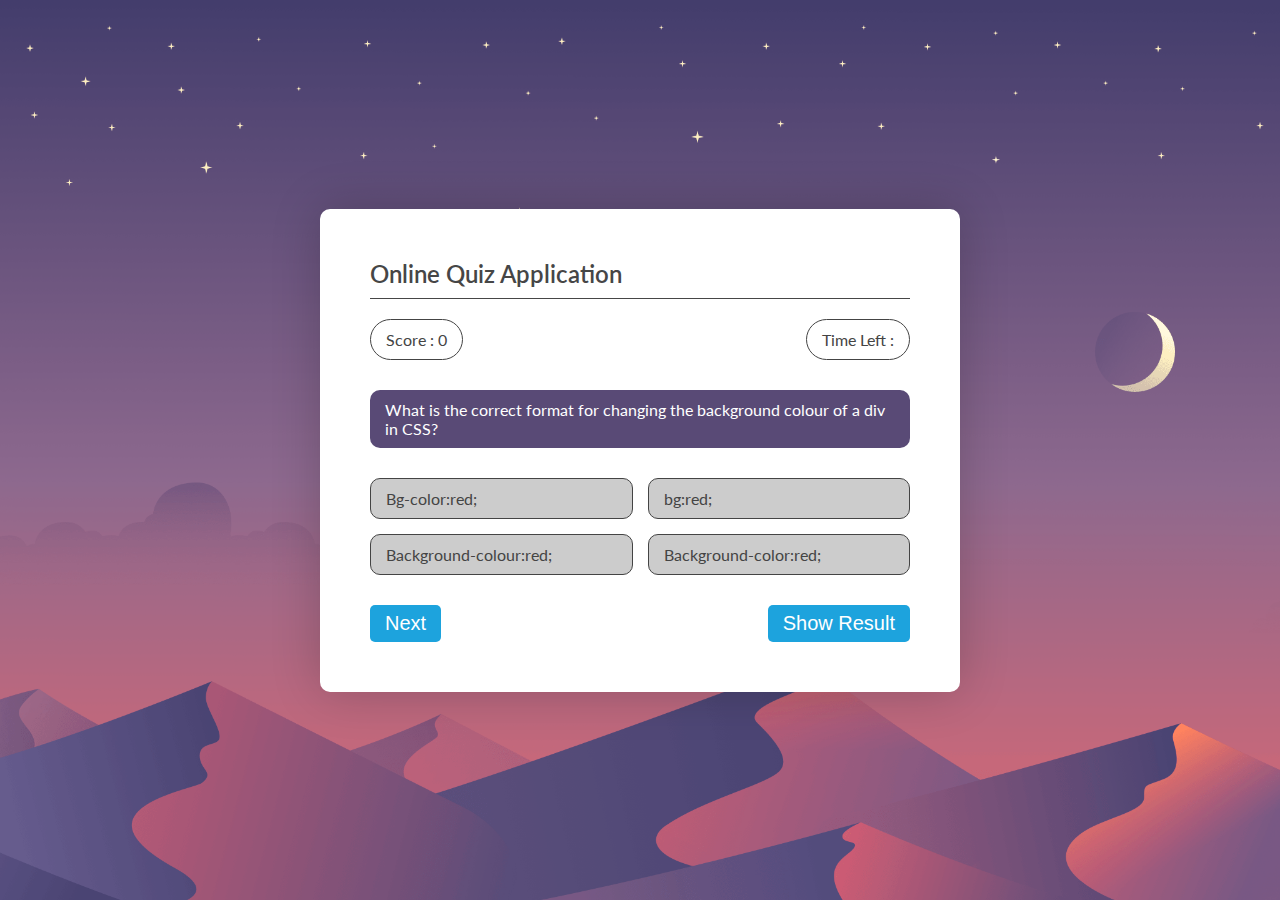
<file: SIMBT_Level_1/Task 3/Task 3/questions.html>
<!DOCTYPE html>
<html lang="en">

<head>
    <meta charset="UTF-8" />
    <meta name="viewport" content="width=device-width, initial-scale=1.0" />
    <title>Quiz Web App</title>
    <link rel="stylesheet" href="css/style.css" />
</head>

<body>
    <!-- content here  -->

    <div class="box" id="questionsScreen">
        <div class="title">
            Online Quiz Application
        </div>
        <div class="header">
            <div class="scoreBox">Score : <span>0</span></div>
            <div class="timerBox">Time Left : <span></span></div>
        </div>
        <div class="questionBox">
            What does HTML stand for?
        </div>
        <div class="optionBox">
            <span onclick="checkAnswer(this)" data-opt="1"></span>
            <span onclick="checkAnswer(this)" data-opt="2"></span>
            <span onclick="checkAnswer(this)" data-opt="3"></span>
            <span onclick="checkAnswer(this)" data-opt="4"></span>
        </div>

        <div class="footer">
            <button onclick="showNext()">Next</button>
            <button onclick="showResult(1)">Show Result</button>
        </div>
    </div>

    <div class="box" id="resultScreen" style="display: none;">
        <div class="title">
            Online Quiz Result
        </div>
        <div class="resultBox">
            <label>Questions : </label>
            <span id="totalQuestion">10</span>
            <label>Attempt : </label>
            <span id="attemptQuestion">0</span>
            <label>Correct : </label>
            <span id="correctAnswers">0</span>
            <label>Wrong : </label>
            <span id="wrongAnswers">0</span>
        </div>

        <div class="buttonBox">
            <a href="index.html">Start Again</a>
        </div>
    </div>
</body>
<script src="js/jquery-3.5.1.min.js"></script>
<script src="js/quiz.js"></script>
<script src="js/script.js"></script>

</html>
</file>
<file: SIMBT_Level_1/Port_Folio/style.css>
body{
    background: #080808;
    color: #fff;
    margin: 0;
    padding: 0;
    font-family: "Poppins , san-serif";
    box-sizing: border-box;
}
html{
    scroll-behavior: smooth;
}
#header{
    width:100%;
    height: 200vh;
    background-image: url(image/background.png);
    background-size: cover;
    background-position: center;
}
.container{
    padding: 10px 10%;

} 
nav{
     display: flex;
     align-items: center;
     justify-content: space-between;
     flex-wrap: wrap;
}

.logo{
    width: 140px;
}
nav ul li {
    display: inline-block;
    list-style: none;
    margin: 10px 20px;
}

nav ul li a{
    color: #fff;
    text-decoration: none;
    font-size:  18px;
    position: relative;
}
nav ul li ::after{
    content : ' ';
    width: 0%;
    height: 3px;
    background: #FF0000;
    position : absolute;
    left: 0;
    bottom: -6px;
    transition: 0.5s;
    
}
nav ul li a:hover::after{
    width: 100%;

}
.header-text{
    margin-top: 40%;
    font-size: 30px;
}
.header-text h2{
    font-size: 60px;
    margin-top: 20px;
}
.header-text h2 span{
    color: #FF0000;
}
/*---------------------------about-------------------------------*/
about{
    padding: 80px 0;
    color: #ababab;
}
.row{
    display: flex;
    justify-content: space-between;
    flex-wrap: wrap;
}
.about-col-1 {
    flex-basis: 35%;
}
.about-col-1 img{
    width: 100%;
    border-radius: 15px;
}
.about-col-2{
    flex-basis: 60%;
}
.sub-title{
    font-size: 80px;
    font-weight: 600px;
    color: #fff;
}
.tab-titles{
    display: flex;
    margin: 20px 0 40 px;
}
.tab-links{
    margin-right: 50px;
    font-size: 18px;
    font-weight: 500;
    cursor: pointer;
   position: relative;
}
.tab-links::after{
    content : ' ';
    width: 0%;
    height: 8px;
    background: #FF0000;
    position : absolute;
    left: 0;
    bottom: -8px;
    transition: 0.5s;
}
.active-link.active-link::after{
    width: 50%;
}
.tab-contents ul li{
    list-style: none;
    margin: 10px 0;
}
.tab-contents ul li span{
    color: #b54769;
    font-size: 14px;
}
.tab-contents{
    display: none;
}
.tab-contents.active-tab{
    display: block;
}
/*...........services..........................*/
#services{
    padding: 30px 0;
    
}
.services-list{
    display: grid;
    grid-template-columns: repeat(auto-fit, minmax(250px, 1fr));
    grid-gap: 40px;
    margin-top: 50px;
}
.services-list div{
    background: #262626;
    padding: 40px;
    font-size: 13px;
    font-weight: 300;
    border-radius: 10px;
    transition:  0.5s, transform 0.5s;
}
.services-list div i{
    font-size: 50px;
    margin-bottom: 30px;
}
.services-list div h1{
    font-size: 30px;
    font-weight: 500;
    margin-bottom: 15px;
}
.services-list div a{
    text-decoration: none;
    color:white;
    font-size: 12px;
    margin-top: 20px;
    display: inline-block;
}
.services-list div:hover{
    background: #ff004f;
    transform: translateY(-10px)
} 
/*----------------------porfolio-------------------------*/
.portfolio{
    padding: 50px 0px;
}
.work-list{
    display: grid;
    grid-template-columns: repeat(auto-fit, minmax(250px, 1fr));
    grid-gap: 40px;
    margin-top: 50px;
}
.work{
    border-radius: 10px;
    position: relative;
    overflow: hidden;
}
.work img{
    width: 200%;
    border-radius: 10px;
    display: block;
    transition: tranform 0.5s;

}
.layer{
    width: 100%;
    height: 0;
    background: linear-gradient(rgba(0,0,0,0.6), #ff004f);
    border-radius:10px;
    position: absolute;
    left: 0;
    bottom: 0;
    overflow: hidden;
    display: flex;
    align-items: center;
    justify-content: center;
    flex-direction: column;
    padding: 1px;
    text-align: center;
    font-size: 15px;
    transition: height 0.5s;

}
.layer h3{
    font-weight: 500;
    margin-bottom: 20px;
}
.layer a{
    margin-top: 20px;
    color: #ff004f;
    text-decoration: none;
    font-size: 18px;
    line-height: 60px;
    background: #fff;
    width: 80px;
    height: 80px;
    border-radius: 50%;
    text-align: center;
}
.work:hover img{
    transform:scale(1.1);
}
.work:hover .layer{
    height: 100%;
}
.btn{
    display: block;
    margin: 50px auto;
    width: fit-content;
    border: 1px solid #ff004f;
    padding: 14px 50px;
    border-radius: 6px;
    text-decoration: none;
    color:#fff;
    transition: 0.5s;
}
.btn:hover{
    background: #ff004f;
}
/*------------------------------------------contanct--------------------------*/
.contact-left{
   flex-basis: 35%;
}
.contact-right{
    flex-basis: 60%;
}
.contact-left p{
    margin-top: 30px;
}
.contact-left p i{
    color: #ff004f;
    margin-right: 15px;
    font-size: 25px;
}
.social-icons{
    margin-top: 30px;
}
.social-icons a{
    text-decoration: none;
    font-size: 30px;
    margin-right: 15px;
    color: #ababab;
    display: inline-block;
    transition: transform 0.5s;
}
.social-icons a:hover{
    color: #ff004f;
    transform: translateY(-5px);
}
.btn.btn2{
    display: inline-block;
    background: #ff004f;
}
.contact-right form{
    width: 100%;
}
form input, form textarea{
    width: 100%;
    border: 0;
    outline: none;
    background: #262626;
    padding: 15px;
    margin: 15px 0;
    color: #fff;
    font-size: 18px;
    border-radius: 6px;
}
form .btn2{
    padding: 14px 60px;
    font-size: 18px;
    margin-top: 20px;
    cursor: pointer;
}
.copyright{
    width: 100%;
    text-align: center;
    padding: 25px 0;
    background: #262626;
    font-weight: 300;
    margin-top: 20px;
}
.copyright i{
    color: #ff004f;
}


/*------------------------------css for small screen-----------------------*/
nav .fas{
    display: none;
}


@media only screen and (max-width: 400px){
    
    #header{
        background-image: url(image/phone-background.png);
    }
    .header-text{
        margin-top: 100%;
        font-size: 16px;
        }
    .header-text h1{
        font-size: 30px;
    }
    nav .fas{
        display: block;
        font-size: 25px;
    }
    nav ul {
        background: #FF004f;
        position: fixed;
        top: 0;
        right: -200px; 
        width: 200px;
        height: 100vh;
        padding-top: 50px;
        z-index: 2;
        transition: right 0.5s;
    }
    nav ul li{
        display: block;
        margin: 25px;
    }
    nav ul .fas{
        position: absolute;
        top: 25px;
        left: 25px;
        cursor: pointer;
    }
    .sub-title{
        font-size: 40px;
    }
    .about-col-1, .about-col-2{
        flex-basis: 100%;
    }
    .about-col-1{
        margin-bottom: 30px;
    }
    .about-col-2{
        font-size: 14px;
    }
    .tab-links{
        font-size: 16px;
        margin-right: 20px;
    }
    .contact-left, .contact-right{
        flex-basis: 100%;
    }
    .copyright{
        font-size: 14px;

    }
    
}
#msg{
    color: #61b752;
    margin-top: -40px;
    display: block;
}
</file>
<file: SIMBT_Level_1/weather/style.css>
*{
    margin: 0;
    padding: 0;
    font-family: 'Poppins' , sans-serif;
    box-sizing: border-box;
}
body{
    background: #222;
}
.card{
    width: 90%;
    max-width: 470px;
    background: linear-gradient(135deg, #00feba, #5b548a);
    color: #fff;
    margin: 100px auto 0;
    border-radius: 20px;
    padding: 40px 35px;
    text-align: center;
}
.search{
    width: 100%;
    display: flex;
    align-items: center;
    justify-content: space-between;
}
.search input{
    border: 0;
    outline: 0;
    background: #ebfffc;
    color: #555;
    padding: 10px 25px;
    height: 60px;
    border-radius: 30px;
    flex: 1;
    margin-right: 16px;
    font-size: 18px;
}
.search button{
    border: 0;
    outline: 0;
    background: #ebfffc;
    border-radius: 50%;
    width: 60px;
    height: 60px;
    cursor: pointer;
}
.search button img{
    width: 16px;
}
.weather-icon{
    width: 170px;
    margin-top: 30px;
}
.weather h1{
    font-size: 80px;
    font-weight: 500;
}
.weather h2{
    font-size: 45px;
    font-weight: 400;
    margin-top: -10px;
}
.details{
    display: flex;
    align-items: center;
    justify-content: space-between;
    padding: 0 20px;
    margin-top: 50px;
}
.col{
    display: flex;
    align-items: center;
    text-align: left;
}
.col img{
    width: 40px;
    margin-right: 10px;
}
.humidity, .wind{
    font-size: 20px;
    margin-top: -6px;
}
.weather{
    display: none;
}
.error{
    text-align: left;
    margin-left: 10px;
    font-size: 14px;
    margin-top: 10px;
    display: none;
}
</file>
<file: SIMBT_level_2/EcommerceWebsite/style.css>
@import url("https://fonts.googleapis.com/css2?family=Spartan:wght@100;200;300;400;500;600;700;800;900&display=swap");
* {
    margin: 0;
    padding: 0;
    box-sizing: border-box;
    font-family: 'Spartan' , sans-serif;
}
h1 {
    font-size: 50px;
    line-height: 64px;
    color: #222;
}
h2 {
    font-size: 46px;
    line-height: 64px;
    color: #222;
}
h4 {
    font-size: 20px;
    color: #222;
}
p {
    font-size: 16px;
    color: #465b52;
    margin: 1px 0 20px 0;
}
.section-p1 {
    padding: 40px 80px;
}
.section-m1 {
    padding: 40px;
}
button.normal{
    font-size: 14px;
    font-weight: 600;
    padding: 15px 30px;
    color: #000;
    background-color: #fff;
    border-radius: 4px;
    cursor: pointer;
    border: none;
    outline: none;
    transition: 0.2s;

}
button.white{
    font-size: 13px;
    font-weight: 600;
    padding: 11px 18px;
    color: #fff;
    background-color: transparent;
    cursor: pointer;
    border: 1px solid #fff;
    outline: none;
    transition: 0.2s;

}

body {
    width: 100%;
}
#header{
    display: flex;
    align-items: center;
    justify-content: space-between;
    padding: 20px 80px;
    background-color: #E3E6F3;
    box-shadow: 0 5px 15px rgba(0, 0, 0, 0.06);
    z-index: 999;
    position: sticky;
    top: 0;
    left: 0;
}

.fa-times{
    display: none;
}

#navbar {
    display: flex;
    align-items: center;
    justify-content: center;
}
#navbar li {
    list-style: none;
    padding: 0 20px;
    position: relative;
}
#navbar li a {
    text-decoration: none;
    font-size: 16px;
    font-weight: 600;
    color: #1a1a1a;
    transition: 0.3s ease;
}
#navbar li a:hover,
#navbar li a.active{
    color: #088178;
}

#navbar li a.active::after,
#navbar li a:hover::after{
    content: "";
    width: 30%;
    height: 2px;
    background: #088178;
    position: absolute;
    bottom: -4px;
    left: 20px;
}
#mobile{
    display: none;
    align-items: center;
}

#hero{
    background-image: url("img/hero4.png");
    height: 90vh;
    width: 100%;
    background-position: top 25% right 0;
    background-size: cover;
    padding: 0 80px;
    display: flex;
    flex-direction: column;
    align-items: flex-start;
    justify-content: center;
}
#hero h4 {
    padding-bottom: 15px;
}
#hero h1 {
    color: #088178;
}
#hero button{
    background-image: url("img/button.png");
    background-color: transparent;
    color: #088178;
    border: 0;
    padding: 14px 80px 14px 65px;
    background-repeat: no-repeat;
    cursor: pointer;
    font-weight: 700;
    font-size: 15px;
}
#feature{
    display: flex;
    align-items: center;
    justify-content: space-between;
    flex-wrap: wrap;
}
#feature .fe-box{
    width: 180px;
    text-align: center;
    padding: 25px 15px;
    box-shadow: 20px 20px 34px rgba(0, 0, 0, 0.03);
    border: 2px solid #cce7d0;
    border-radius: 4px;
    margin: 15px 0;
}
#feature .fe-box:hover{
    box-shadow: 10px 10px 54px rgba(70, 62, 221, 0.1);
}
#feature .fe-box img {
    width: 100;
    margin-bottom: 10px;

}
#feature .fe-box h6{
    display: inline-block;
    padding: 9px 8px 6px 8px;
    line-height: 1;
    border-radius: 4px;
    color: #088178;
    background-color: #fddde4;
}
#feature .fe-box:nth-child(2) h6{
    background-color: #cdebbc;
}
#feature .fe-box:nth-child(3) h6{
    background-color: #d1e8f2;
}
#feature .fe-box:nth-child(4) h6{
    background-color: #cdd4f8;
}
#feature .fe-box:nth-child(5) h6{
    background-color: #f6dbf6;
}
#feature .fe-box:nth-child(6) h6{
    background-color: #f4cdb1;
}
#product1{
    text-align: center;
}
#product1 .pro-container {
    display: flex;
    justify-content: space-between;
    padding-top: 20px;
    flex-wrap: wrap;
}

#product1 .pro{
    width: 23%;
    min-width: 250px;
    padding: 10px 12px;
    border: 1px solid #cce7d0;
    border-radius: 25px;
    cursor: pointer;
    box-shadow: 20px 20px 30px rgba(219, 186, 186, 0.02);
    margin: 15px 0;
    transition: 0.2s ease;
    position: relative;
}
#product1 .pro:hover {
    box-shadow: 20px 20px 30px rgba(219, 186, 180, 0.04);
}
#product1 .pro img {
    width: 100%;
    border-radius: 20px;
}
#product1 .pro .des{
    text-align: start;
    padding: 10px 0;
}
#product1 .pro .des span{
    color: #060608;
    font-size: 12px;
}
#product1 .pro .des h5{
    padding-top: 7px;
    color: #1a1a1a;
    font-size: 14px;
}
#product1 .pro .des i{
    font-size: 12px;
    color: rgb(243, 181, 25);
}
#product1 .pro .des h4{
    padding-top: 7px;
    font-size: 15px;
    font-weight: 700;
    color: #088178;
}
#product1 .pro .cart{
    width: 40px;
    height: 40px;
    line-height: 40px;
    border-radius: 50px;
    background-color: #e8f6ea;
    font-weight: 500;
    color: #088178;
    border-radius:  1px solid #cce7d0;
    position: absolute;
    bottom: 20px;
    right: 10px;
}
#banner{
    display: flex;
    flex-direction: column;
    justify-content: center;
    align-items: center;
    text-align: center;
    background-image: url("img/banner/b2.jpg");
    width: 100%;
    height: 40vh;
    background-size: cover;
    background-position: center;
}
#banner h4{
    color: #fff;
    font-size: 16px;
}
#banner h2{
    color: #fff;
    font-size: 30px;
    padding: 10px 0px;
}
#banner h2 span{
    color: #ef3636;
}
#banner button:hover{
    background-color: #088178;
    color: #fff;
}
#sm-banner{
    display: flex;
    justify-content: space-between;
    flex-wrap: wrap;
}
#sm-banner .banner-box{
    display: flex;
    flex-direction: column;
    justify-content: center;
    align-items: flex-start;
    background-image: url("img/banner/b17.jpg");
    width: 580px;
    height: 50vh;
    background-size: cover;
    background-position: center;
    padding: 30px;
}
#sm-banner .banner-box2{
    background-image: url("img/banner/b10.jpg");


}
#sm-banner h4{
    color: #fff;
    font-size: 20px;
    font-weight: 300;
}
#sm-banner h2{
    color: #fff;
    font-size: 28px;
    font-weight: 800;
}
#sm-banner span{
    color: #fff;
    font-size: 14px;
    font-weight: 500;
    padding-bottom: 15px;
}
#sm-banner .banner-box:hover button{
    background: #088178;
    border: 1px solid #088178;
}
#banner3{
    display: flex;
    justify-content: space-between;
    flex-wrap: wrap;
    padding: 0 80px;
}
#banner3 .banner-box{
    display: flex;
    flex-direction: column;
    justify-content: center;
    align-items: flex-start;
    background-image: url("img/banner/b7.jpg");
    width: 30%;
    height: 30vh;
    background-size: cover;
    background-position: center;
    padding: 20px;
    margin-bottom: 20px;
}
#banner3 .banner-box2{
    background-image: url("img/banner/b4.jpg");
}
#banner3 .banner-box3{
    background-image: url("img/banner/b18.jpg");
}
#banner3 h2{
    color: #fff;
    font-weight: 900;
    font-size: 22px;
}
#banner3 h3{
    color: #ec544e;
    font-weight: 800;
    font-size: 15px;
}
#newsletter {
    display: flex;
    justify-content: space-between; 
    flex-wrap: wrap;
    background-image: url("img/banner/b14.png");
    background-repeat: no-repeat;
    background-position: 20% 30%;
    background-color: #041e42;
}
#newsletter h4{
    font-size: 22px;
    font-weight: 700;
    color: #fff;
}
#newsletter p{
    font-size: 14px;
    font-weight: 600;
    color: #818ea0;
}
#newsletter p span{
    color: #ffbd27;
}
#newsletter .form{
    display: flex;
    width: 40%;

}
#newsletter input{
    height: 3.125rem;
    padding: 0 1.25em;
    font-size: 14px;
    width: 100%;
    border: 1px solid transparent;
    border-radius: 4px;
    outline: none;
    border-top-right-radius: 0;
    border-bottom-right-radius: 0;
}
#newsletter button{
    background-color: #088178;
    color: #fff;
    white-space: nowrap;
    border-top-left-radius: 0;
    border-bottom-left-radius: 0;
    height: 3.125rem;
}
footer{
    display: flex;
    flex-wrap: wrap;
    justify-content: space-between;
}
footer .col{
    display: flex;
    flex-direction: column;
    align-items: flex-start;
    margin-bottom: 20px;
}
footer .logo{
    margin-bottom: 30px;
}
footer .h4{
    font-size: 14px;
    padding-bottom: 20px; 
}
footer p{
    font-size: 13px;
    padding-bottom: 0 0 8px 0;
}
footer a{
    font-size: 13px;
    text-decoration: none;
    margin: 0 0 8px 0;
    color: #222;
    margin-bottom: 10px;
}
footer .follow{
    margin-top: 20px;
}
footer .follow i{
    color: #465b52;
    padding-right: 4px;
    cursor: pointer;
}
footer .install .row img{
    border: 1px solid #088178;
    border-radius: 6px;
}
footer .install img{
    margin: 10px 0 15px 0;
}
footer .follow i:hover,
footer a:hover{
    color: #088178;
} 
footer .copyright{
    width: 100%;
    text-align: center;
}



    

@media (max-width:799px) {
    .section-p1 {
        padding:  40px 40px;
    }
    #navbar{
        display: flex;
        flex-direction: column;
        align-items: flex-start;
        justify-content: flex-start;
        position: fixed;
        top: 0;
        right: -300px;
        height: 100vh;
        width: 300px;
        background-color: #E3E6F3;
        box-shadow: 0 40px 60px rgba(0, 0, 0, 0.1);
        padding:  80px 0 10px;
        transition: 0.3s;
    }
    #navbar.active{
        right: 0px;
    }
    #navbar li{
        margin-bottom: 25px;
    }
    #mobile{
        display: flex;
        align-items: center;
    }
    #close {
        display: none;
    }
    #mobile i{
        color: #1a1a1a;
        font-size: 24px;
        padding-left: 20px;

    }
    .fa-times{
        display: block;
    }
    
    #close{
        display: initial;
        position: absolute;
        top: 30px;
        left: 30px;
        color: #222;
        font-size: 24px;   
    }
    #lg-bag{
        display: none;
    }
    #hero{
        height: 70%;
        padding:  0 80px;
        background-position: top 30% right 30%;
        
    }
    #feature {
        justify-content: center;
    }
    #feature .fe-box{
        margin: 15px 15px;
    }
    #product1 .pro-container{
        justify-content: center;
    }
    #product1 .pro{
        margin: 15px;
    }
    #banner {
        height: 20vh;
    }
    #sm-banner .banner-box{
        min-width:  100%;
        height: 30vh;
    }
    #banner3 {
        padding: 0 40px;
    }
    #banner3 .banner-box{
        width: 28%;
    }
    #newsletter .form{
        width: 70%;
    }
}
#page-header{
    background-image: url("img/banner/b1.jpg");
    width: 100%;
    height: 40vh;
    background-size: cover;
    display: flex;
    justify-content: center;
    text-align: center;
    flex-direction: column;
    padding: 40px;
}
#page-header h2,
#page-header p{
 color: #fff;
}
#pagination{
    text-align: center;
}
#pagination a{
    text-decoration: none;
    background-color: #088178;
    padding: 15px 20px;
    border-radius: 4px;
    color: #fff;
    font-weight: 600;
}
#pagination a i{
    font-size:  16px;
    font-weight:  600;
}
#prodetails{
    display: flex;
    margin-top: 20px;
}

#prodetails .single-pro-image{
    width: 40%;
    margin-right: 50px;
}
.small-img-group{
    display: flex;
    justify-content: space-between;
    }
    .small-img-col{
        flex-basis: 24%;
        cursor: pointer;
 }
 #prodetails .single-pro-details{
    width: 50%;
    padding-top: 30px;
 }
 #prodetails .single-pro-details h4{
    padding: 40px 0 20px 0;
}
#prodetails .single-pro-details h2{
    font-size: 26px;
}
#prodetails .single-pro-details select{
    display: block;
    padding: 5px 10px;
    margin-bottom: 10px;
}
#prodetails .single-pro-details input{
    width: 50px;
    height: 47px;
    padding-left: 10px;
    font-size: 16px;
    margin-right: 10px;
}

#prodetails .single-pro-details input:focus{
    outline: none;
}
#prodetails .single-pro-details button{
    background-color: #088178;
    color: #fff;
}
#prodetails .single-pro-details span{
    line-height: 25px;
}

#page-header.blog-header{
    background-image: url("img/banner/b19.jpg");

}
#blog{
    padding: 150px 150px 0 150px;
}
#blog .blog-box{
    display: flex;
    align-items: center;
    width: 100%;
    position: relative;
    padding-bottom: 90px;
}
#blog .blog-img{
    width: 50%;
    margin-right: 40px;
}
#blog img{
    width: 100%;
    height: 300%;
    object-fit: cover;
}
#blog .blog-details{
    width: 50%;
    
}
#blog .blog-details a{
    text-decoration: none;
    font-size: 11px;
    color:#000;
    font-weight:  700;
    position: relative;
    transition: 0.3s;
}
#blog .blog-details a::after{
    content: "";
    width: 50px;
    height: 1px;
    background-color: #000;
    position: absolute;
    top: 4px;
    right: -60px;
}
#blog .blog-details a:hover{
    color: #088178;
}
#blog .blog-details a:hover::after{
    background-color: #088178;
}
#blog .blog-box h1{
    position: absolute;
    top: -40px;
    left: 0px;
    font-size: 70px;
    font-weight: 700;
    color: #c9cbce;
    z-index: -9;
}

#page-header.about-header{
    background-image: url("img/about/banner.png");
}
#about-head{
    display: flex;
    align-items: center;
}
#about-head img{
    width: 50%;
    height: auto;
}
#about-head div{
    padding-left: 40px;
}
#about-app{
    text-align: center;
}
#about-app .video{
    width: 70%;
    height: 100%;
    margin: 30px auto 0 auto;
}
#about-app .video video {
    width: 100%;
    height: 100%;
    margin-top: 20px;
}
#contact-details{
    display: flex;
    align-items: center;
    justify-content: space-between;
}
#contact-details .details{
    width: 40%;
}
#contact-details .details span,
#form-details form span{
    font-size: 12px;
}
#contact-details .details h2,
#form-details form h2{
    font-size: 26px;
    line-height: 35px;
    padding: 20px 0;
}
#contact-details .details h3{
    font-size: 16px;
    padding-bottom: 15px;
}
#contact-details .details li{
    list-style: none;
    display: flex;
    padding: 10px 0;
}
#contact-details .details li i{
    font-size: 14px;
    padding-right: 22px;
}
#contact-details .details li p{
    margin: 0;
    font-size: 14px;
}
#contact-details .map{
    width: 55%;
    height: 400px;
}
#contact-details .map iframe{
    width: 100%;
    height: 100%;
}
#form-details{
    display: flex;
    justify-content: space-between;
    margin: 30px;
    padding: 80px;
    border: 1px solid #e1e1e1;
}
#form-details form{
    width: 65%;
    display: flex;
    flex-direction: column;
    align-items: flex-start;
}
#form-details form input,
#form-details form textarea{
    width: 100%;
    padding: 12px 15px;
    outline: none;
    margin-bottom: 20px;
    border: 1px solid #e1e1e1;
}
#form-details form button{
    background-color: #088178;
    color: #fff;
}
#form-details .people div{
    padding-bottom: 25px;
    display: flex;
    align-items:flex-start;
}
#form-details .people div img{
    width: 65px;
    height: 65px;
    object-fit: cover;
    margin-right: 15px;
}
#form-details .people div p{
    margin: 0;
    font-size: 13px;
    line-height: 25px;
}
#form-details .people div p span{
    display: block;
    font-size: 16px;
    font-weight: 600;
    color:#000;
}
#cart table{
    width: 100%;
    border-collapse: collapse;
    table-layout: fixed;
    white-space: nowrap;
}
#cart table img{
    width: 70px;
}
#cart table td:nth-child(1){
    width: 100px;
    text-align: center;
}
#cart table td:nth-child(2){
    width: 150px;
    text-align: center;
}
#cart table td:nth-child(3){
    width: 250px;
    text-align: center;
}
#cart table td:nth-child(4),
#cart table td:nth-child(5),
#cart table td:nth-child(6){
    width: 150px;
    text-align: center;
}
#cart table td:nth-child(5) input{
    width: 70px;
    padding: 10px 5px 10px 15px;
}
#cart table thead{
    border: 1px solid #e2e9e1;
    border-left: none;
    border: none;
}
#cart table thead td{
    font-weight: 700;
    text-transform: uppercase;
    font-size: 13px;
    padding: 18px 0;
}
#cart table tbody tr td{
    padding-top:  15px;
}
#cart table tbody td{
    font-size: 13px;
}
#cart-add{
    display: flex;
    flex-wrap: wrap;
    justify-content: space-between;
}
#coupon{
    width: 50%;
    margin-bottom: 30px;
}
#coupon h3,
#subtotal h3{
    padding-bottom: 15px;
}
#coupon input{
    padding: 10px 20px;
    outline: none;
    width: 60%;
    margin-right: 10px;
    border: 1px solid #e2e9e1;
}
#coupon button,
#subtotal button{
    background-color: #088178;
    color: #fff;
    padding: 12px 20px;
}
#subtotal{
    width: 50%;
    margin-bottom: 30px;
    border: 1px solid #e2e9e1;
    padding: 30px;
}
#subtotal table{
    border-collapse: collapse;
    width: 100;
    margin-bottom: 20px;
}
#subtotal table td{
    width: 50;
    border: 1px solid #e2e9e1;
    font-size: 13px;
}







@media only screen and (max-width: 477px) {
    .section-p1{
        padding: 20px;
    }
    #header {
        padding: 10px 30px;
    }

    .fa-times{
        display: block;
    }
    

    h1{
        font-size: 38px;
    }
    h2{
        font-size: 32px;
    }
    #hero {
        padding:  0 20px;
        background-position: 55%;
    }
    #feature{
        justify-content: space-between;
    }
    #feature .fe-box{
        width: 155px;
        margin: 0 0 15px 0;
    }
    #product1 .pro{
        width: 100%;
    }
    #banner{
        height: 40vh;
    }
    #sm-banner .banner-box{
        height:40vh;
     }
     #sm-banner .banner-box2{
        margin-top: 20px;
     }
    #banner3{
        padding: 0 20px;
    }
    #banner3 .banner-box{
        width: 100%;
    }
    #newsletter{
        padding:  40px 20px;
    }
    #newsletter .form{
        width: 100%;
    }
    #footer .copyright{
        text-align: start;
    }
    #productdetails {
        display: flex;
        flex-direction: column;
    }
    #productdetails .single-pro-image{
        width: 100%;
        margin-right: 50px;
    }
    #productdetails .single-pro-details {
        width: 100%;
        padding-top: 30px;
    }
    #blog {
        padding: 100px 20px 0 20px;
    }
    
    #blog .blog-box{
        display: flex;
        flex-direction: column;
        align-items: flex-start;
    }
    #blog .blog-img{
        width: 100%;
        margin-right: 0px;
        margin-bottom: 30px;
    }
    #blog .blog-details{
        width: 100%;
    }
    #about-head{
        flex-direction: column;
    }
    #about-head img{
        width: 100%;
        margin-bottom: 20px;
    }
    #about-head div{
        padding-left: 0px;
    }
    #about-app .video{
        width: 100%;
    
    }
    #contact-details{
        flex-direction: column;
    }
    #contact-details .details{
        width: 100%;
        margin-bottom: 30px;
    }
    #contact-details .map{
        width: 100%;
    }
    #form-details{
        margin: 10px;
        padding: 30px 10px;
        flex-wrap: wrap;
    }
    #form-details form{
        width: 100%;
        margin-bottom: 30px;
    }
    #cart-add{
        display: flex;
        flex-direction: column;
    }
    #coupon{
        width: 100%;
    }
    #subtotal{
        width: 100%;
        padding: 20px;
    }
}
</file>
<file: SIMBT_level_2/Netfilx_clone/style.css>
*{
    margin: 0;
    padding: 0;
    font-family: 'Poppins' , sans-serif;
    box-sizing: border-box;
}
body{
    background: #000;
    color:  #fff;
}
.header{
    width: 100%;
    height: 100vh;
    background-image: linear-gradient(rgba(0,0,0,0.7),rgba(0,0,0,0.7)) , url(netflix-img/images/header-image.png);
    background-size: cover;
    background-position: center;
    padding: 10px 8%;
    position: relative;
}
nav{
    display: flex;
    align-items: center;
    justify-content: space-between;
    padding: 10px 0 ;
}
.logo{
    width: 150px;
    cursor: pointer;
}
nav button{
    border: 0;
    outline: 0;
    background:  #db0001;
    color: #fff;
    padding: 70x 20px;
    font-size: 12px;
    border-radius: 4px;
    margin-left: 10px;
    cursor: pointer;
}
.language-btn{
    display: inline-flex;
    align-items: center;
    background: transparent;
    border: 1px solid #fff;
    padding: 7px 10px;
}
.language-btn img{
    width: 10px;
    margin-left: 10px;
}
.header-content{
    position: absolute;
    top: 30%;
    left: 30%;
    transform: translate(-30% -30%);
    text-align: center;
    margin-top: 100px;
}
.header-content h1{
    font-size: 60px;
    line-height: 70px;
    font-weight: 600;
    max-width: 650px;
}
.header-content h3{
    font-weight: 400;
    margin-bottom: 20px;
}
.email-signup{
    background: #fff;
    border-radius: 4px;
    display: flex;
    align-items: center;
    margin-top: 30px;
    overflow: hidden;
}
.email-signup input{
    flex: 1;
    border: 0;
    outline: 0;
    margin-left: 20px;
}

.email-signup button{
    background: #db0001;
    outline: 0;
    border: 0;
    color:#fff;
    font-size: 16px;
    cursor: pointer;
    padding:  10px 30px;
}
/*------features---------------*/
.features{
    padding: 50px 12%;
    font-size: 22px;
}
.row{
    display: flex;
    width: 100%;
    align-items: center;
    flex-wrap: wrap;
    padding: 50px 0;
}
.text-col{
    flex-basis: 50%;
    margin-bottom: 20px;
}
.img-col{
    flex-basis: 50%;
    margin-bottom: 20px;
}
.img-col img {
    display: block;
    width: 80%;
    margin: auto;
}
.features h2{
    font-size: 50px;
    font-weight: 600;
    margin-bottom: 20px;
}
/*-------faq---------------*/
.faq{
    padding: 10px 12%;
    text-align: center;
    font-size: 18px;
}
.faq h2{
    font-weight: 500;
    font-size: 40px;
}
.accordion{
    margin: 60px auto;
    width: 100%;
    max-width: 750px;
}
.accordion li{
    list-style: none;
    width: 100%;
    padding: 5px;
}
.accordion li label{
    display: flex;
    align-items: center;
    padding: 20px;
    font-size: 18px;
    font-weight: 500;
    background: #303030;
    margin-bottom: 2px;
    cursor: pointer;
    position: relative;
}
label::after{
    content: '+';
    font-size: 34px;
    position: absolute;
    right: 20px;
    transition: transform 05.s;
}
input[type="radio"]{
    display: none;
}

.accordion .content{
    background: #303030;
    text-align: left;
    padding: 0 20px;
    max-height: 0;
    overflow: hidden;
    transition: max-height 0.5s, padding 0.5s;
}
.accordion input[type="radio"]:checked + label + .content{
    max-height: 600px;
    padding: 30px 20px;
}
.accordion input[type="radio"]:checked + label::after{
    transform: rotate(135deg);
}
.faq .email-signup{
    max-width: 600px;
    margin: 20px auto 60px;
}
.faq small{
    font-size: 13px;
    
}
/*-----------footer-------*/
.footer{
    padding: 50px 15% 10px;
    border-top: 6px solid #333;
    color: #777
}
.footer h2{
    font-size: 10px;
    font-weight: 400;
    margin-bottom: 30px;
}
.footer .col{
    flex-basis: 25%;
    flex-grow: 1;
}
.footer .col a{
    display: block;
    text-decoration: none;
    color: #777;
    font-size: 14px;
    margin-bottom: 10px;
}
.footer .row{
    align-items: flex-start;
    padding: 10px 0;
}
.footer .language-btn{
    color: #fff;
    padding: 10px 20px;
    border-radius: 3px;
}
.copyright-txt{
    font-size: 14px;
    margin-top: 20px;
    margin-bottom: 10px;

}


/*---------- css media queries----------*/

@media only screen and (max-width: 600px){
    .logo{
        width: 100px;
    }
    nav button{
        padding: 5px 10px;
    }
        nav .language-btn{
            padding: 4px 8px;
        }
        .header-content{
            position: unset;
            transform: none;
            padding-top: 150px;
        }
        .header-content h1{
            font-size: 30px;
        }
        .email-signup button{
            font-size: 12px;
            padding: 10px 15px;
        }
        .text-col, .img-col{
            flex-basis: 100%;
        }
        .features h2{
            font-size: 30px;
        }
        .features p{
            font-size: 15px;
        }
        .row:nth-child(2),.row:nth-child(4){
            flex-direction: column-reverse;
        }
        .features .row{
            padding: 10px 0;
        }
        .faq h2{
            font-size: 20px;
        }
        .accordion .content{
            font-size: 14px;
        }
        .accordion li label{
            padding: 10px;
            font-size: 14px;
        }
        label::after{
            font-size: 22px;   
        }    
}
</file>
<file: SIMBT_Level_1/Task 3/Task 3/css/style.css>
@import url('https://fonts.googleapis.com/css2?family=Lato:wght@300;400;700&display=swap');

*{
    margin: 0;
    padding: 0;
    box-sizing: border-box;
}
body{
    font-family: "Lato", sans-serif;
    background-image: url("../img/bg.png");
    background-size: cover;
    display: flex;
    justify-content: center;
    align-items: center;
    min-height: 100vh;
}
.container{
    width: 940px;
    background-color: #fff;
    box-shadow: 0 0 50px 0 rgba(0, 0, 0, 0.2) ;
    min-height: 350px;
    padding: 80px 90px;
    border-radius: 10px;
    display: flex;
}
.leftSide,
.rightSide{
    width: 50%;
}
.leftSide img{
    height: 300px;
    width: 300px;
}   
.rightSide h1{
    color: #1da3dd;
    font-size: 32px;
}
.rightSide h2{
    color: #444;
    margin: 20px auto 10px;
    font-size: 25px;
}
.rightSide ul{
    color: #444;
    font-size: 18px;
    margin-top: 5px;
    font-weight: 600;
    list-style-type: circle;
    list-style-position: inside;
}
.rightSide ul li{
    margin-top: 5px;
}
.rightSide a{
    background-color: #1da3dd;
    border-radius: 100px;
    color: #fff;
    font-weight: 600;
    width: 100%;
    display: inline-block;
    text-align: center;
    padding: 15px 0;
    margin-top: 25px;
    text-decoration: none;
    outline: none;
}

.box{
    background-color: #fff;
    border-radius: 10px;
    box-shadow: 0 0 50px 0 rgba(0, 0, 0, 0.2);
    min-height: 350px;
    width: 640px;
    padding: 50px;
}
.title{
    border-bottom: 1px solid #464646;
    color: #464646;
    padding-bottom: 10px;
    margin-bottom: 20px;
    font-weight: 600;
    font-size: 24px;
}
.header{
    margin-bottom: 30px;
    display: flex;
    justify-content: space-between;
}
.scoreBox,
.timerBox{
    border-radius: 100px;
    padding: 10px 15px;
    border: 1px solid #444;
    color: #444;
}
.questionBox{
    background-color: #594a76;
    color: #fff;
    border-radius: 10px;
    padding: 10px 15px;
}
.optionBox{
    display: grid;
    grid-template-columns: 1fr 1fr;
    margin: 30px 0;
    grid-gap: 15px;
}
.optionBox span{
    background-color: #ccc;
    border-radius: 10px;
    color: #444;
    border: 1px solid #444;
    padding: 10px 15px;
}
.footer{
    display: flex;
    justify-content: space-between;
}
.footer button{
    background-color: #1da3dd;
    border-radius: 5px;
    padding: 7px 15px;
    color: #fff;
    border: 0;
    outline: none;
    font-size: 20px;
}
.resultBox{
    margin-bottom: 30px;
    display: grid;
    grid-template-columns: 1fr 1fr;
    grid-row-gap: 15px;
    font-size: 20px;
}
.resultBox *:nth-child(odd)
{
    text-align: right;
}
.resultBox span{
    font-weight: 600;
}
.buttonBox{
    border-top: 1px solid #444;
    text-align: center;
}
.buttonBox a{
    background-color: #1da3dd;
    border-radius: 50px;
    border: 0;
    text-decoration: none;
    color: #fff;
    outline: none;
    padding: 7px 15px;
    margin-top: 30px;
    display: inline-block;
}

.optionBox span.right{
    background-color: #00ab00;
    border-color: #00ab00;
    color: #fff;
}

.optionBox span.wrong{
    background-color: #ff3b0e;
    border-color: #ff3b0e;
    color: #fff;
}

@media screen and (max-width: 768px) {
    .leftSide{
        display: none;
    }
    .container,
    .box{
        width: 425px;
    }
    .rightSide{
        width: 100%;
    }
    .optionBox
    {
        grid-template-columns: 1fr;
    }
}
</file>
